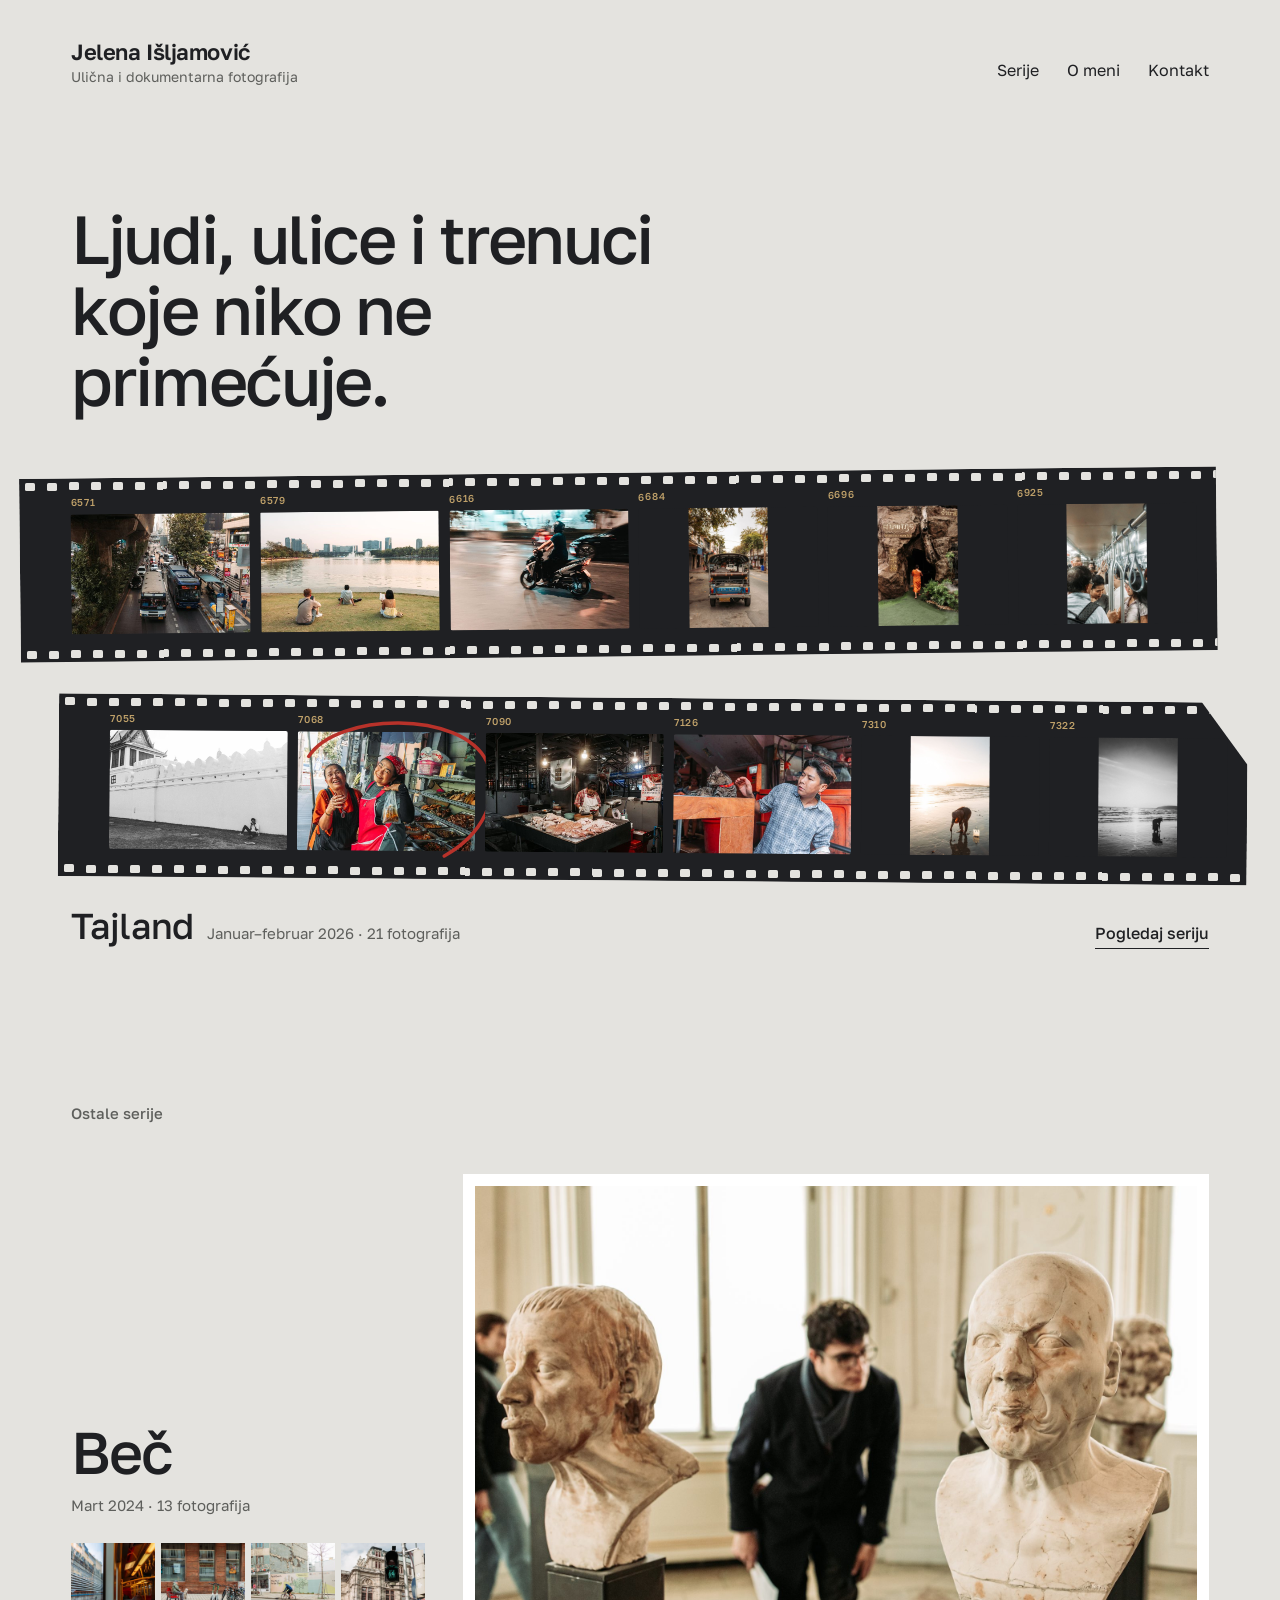
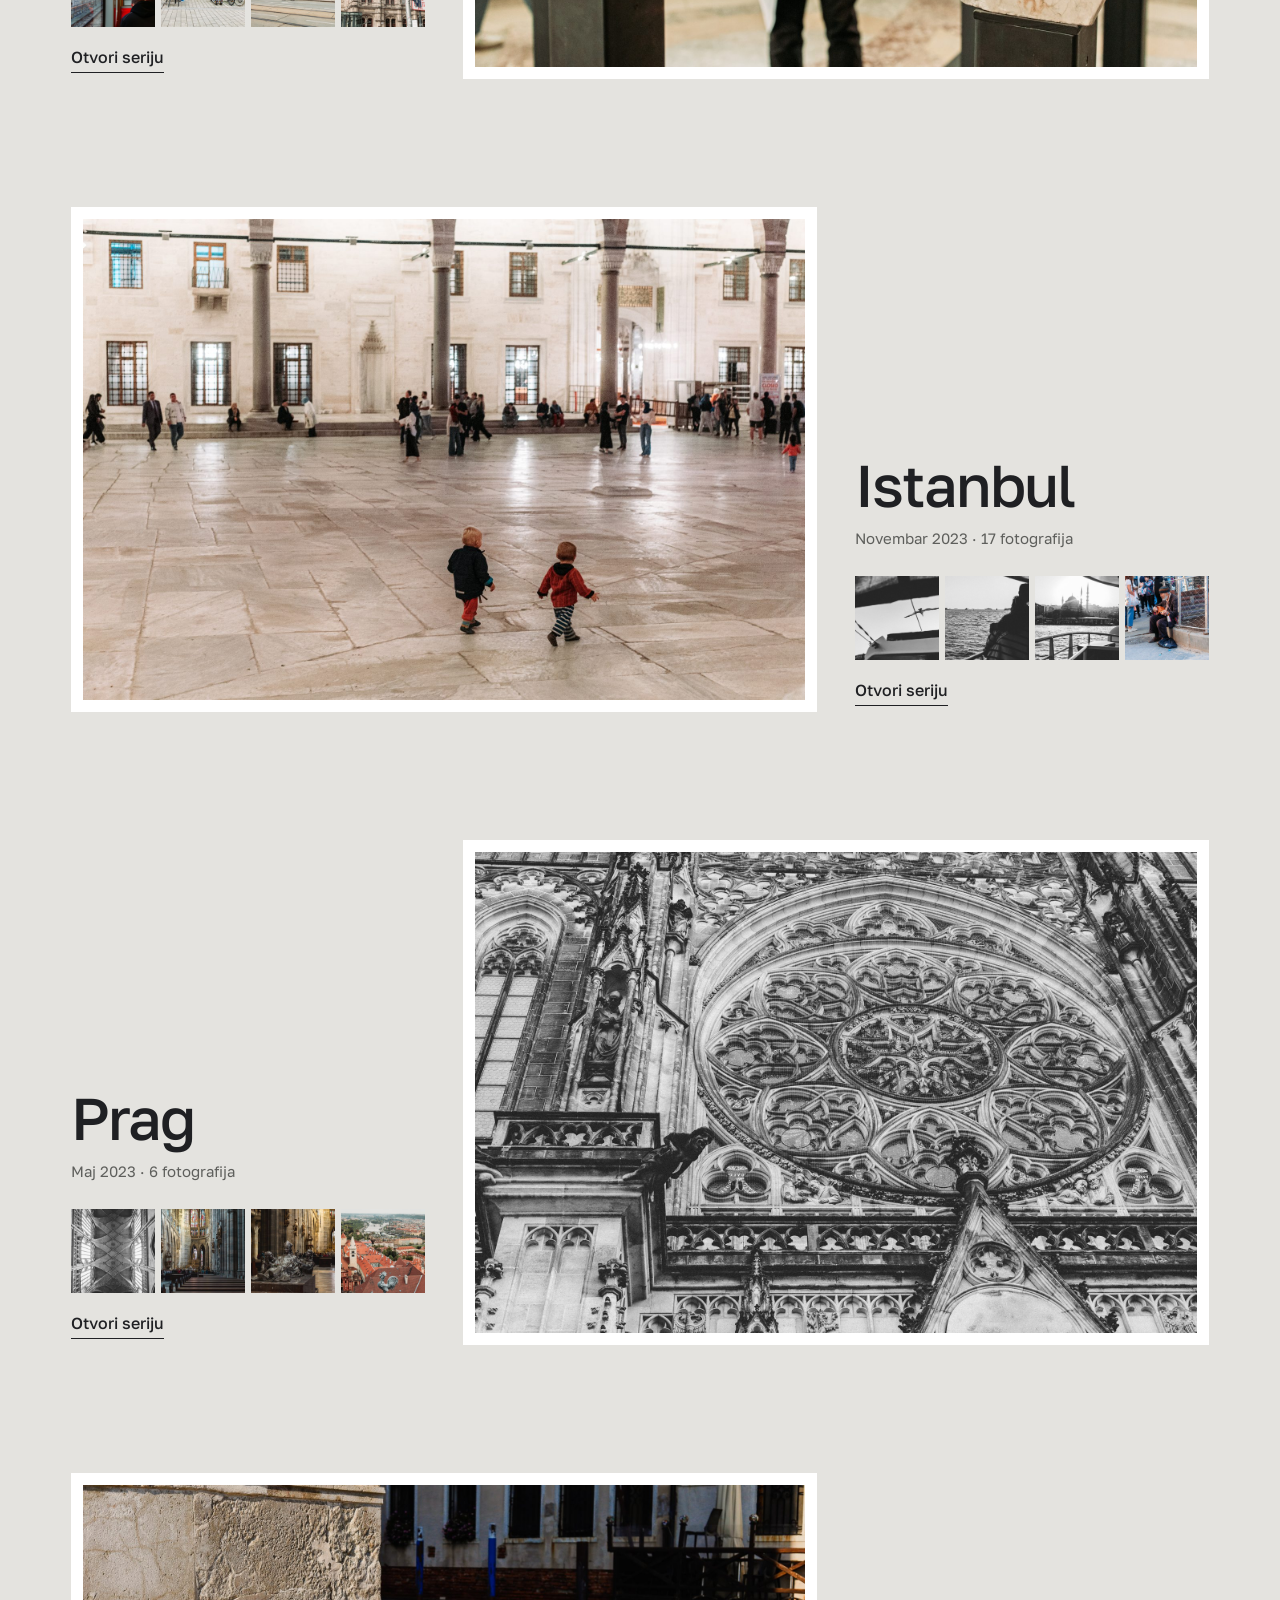
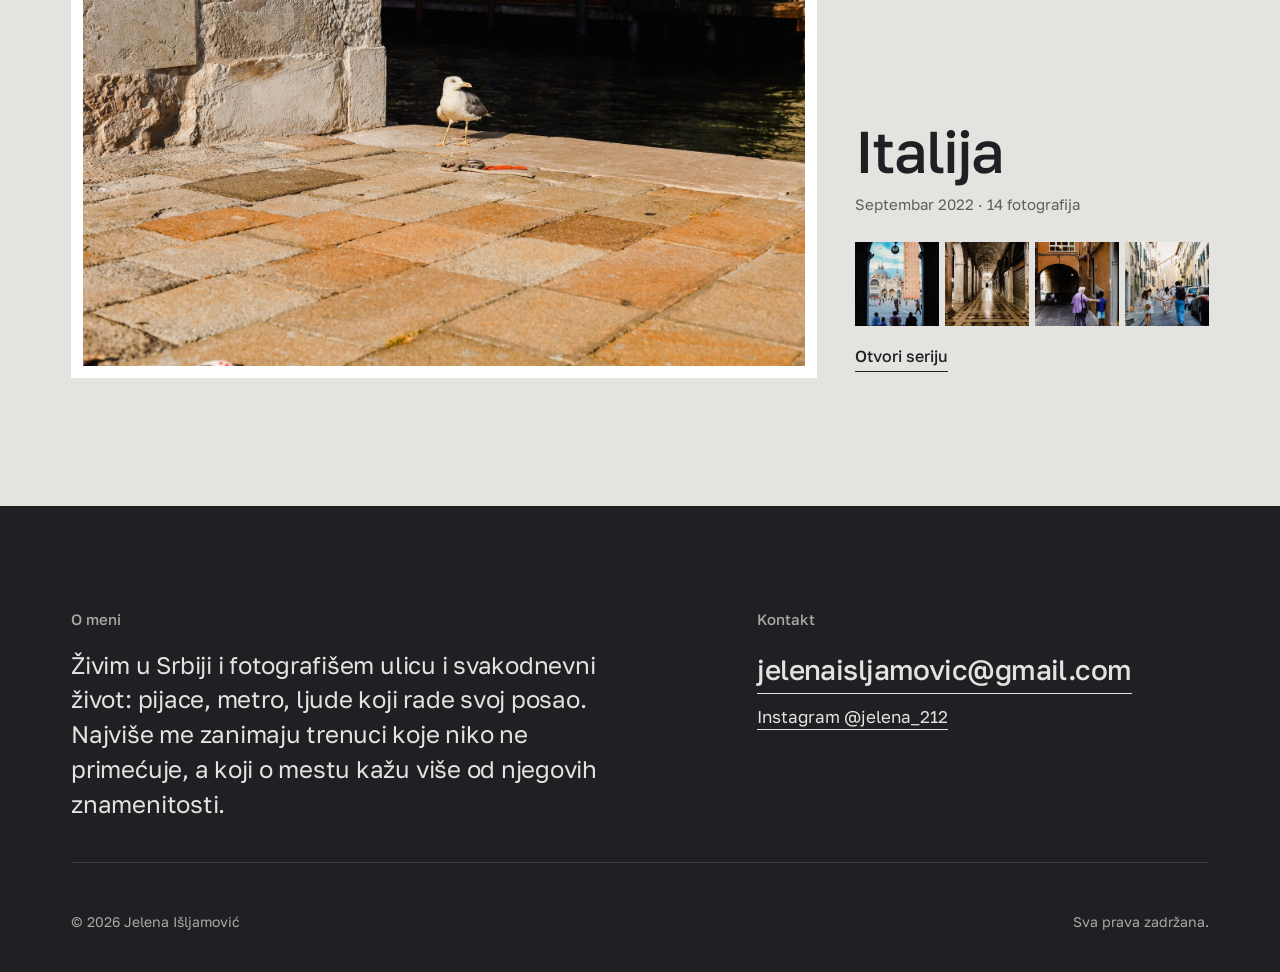
<file: index.html>
<!doctype html>
<html lang="sr-Latn">
<head>
<meta charset="utf-8">
<meta name="viewport" content="width=device-width, initial-scale=1">
<title>Jelena Išljamović — fotografija</title>
<meta name="description" content="Ulična i dokumentarna fotografija — Jelena Išljamović">
<link rel="icon" href="data:image/svg+xml,%3Csvg xmlns='http://www.w3.org/2000/svg' viewBox='0 0 32 32'%3E%3Crect width='32' height='32' fill='%23E4E3DF'/%3E%3Cellipse cx='16' cy='16' rx='11' ry='9' fill='none' stroke='%23B8322A' stroke-width='3'/%3E%3C/svg%3E">
<link rel="preconnect" href="https://fonts.googleapis.com">
<link rel="preconnect" href="https://fonts.gstatic.com" crossorigin>
<link href="https://fonts.googleapis.com/css2?family=Golos+Text:wght@400;500;600&display=swap" rel="stylesheet">
<link rel="stylesheet" href="style.css">
</head>
<body>
<div class="wrap">
<header class="top">
  <a class="brand" href="index.html"><span class="name">Jelena Išljamović</span><span class="tag">Ulična i dokumentarna fotografija</span></a>
  <nav class="nav" aria-label="Glavni meni">
    <a href="index.html#serije">Serije</a>
    <a href="index.html#o-meni">O meni</a>
    <a href="index.html#kontakt">Kontakt</a>
  </nav>
</header>
<main>
<p class="intro-line">Ljudi, ulice i trenuci koje niko ne primećuje.</p>
<section aria-label="Kontaktni list serije Tajland">
  <div class="film">
    <div class="strip"><div class="row">
      <div class="frame"><span class="num">6571</span><div class="shot"><a href="tajland.html#f-6571" aria-label="Otvori: Autobusi ispod nadvožnjaka"><img src="img/m-tj-cb6a6571.jpg" alt="Autobusi ispod nadvožnjaka" loading="lazy"></a></div></div>
      <div class="frame"><span class="num">6579</span><div class="shot"><a href="tajland.html#f-6579" aria-label="Otvori: Ljudi na travi kraj jezera u parku"><img src="img/m-tj-cb6a6579-edit.jpg" alt="Ljudi na travi kraj jezera u parku" loading="lazy"></a></div></div>
      <div class="frame"><span class="num">6616</span><div class="shot"><a href="tajland.html#f-6616" aria-label="Otvori: Motor u pokretu"><img src="img/m-tj-cb6a6616.jpg" alt="Motor u pokretu" loading="lazy"></a></div></div>
      <div class="frame"><span class="num">6684</span><div class="shot"><a href="tajland.html#f-6684" aria-label="Otvori: Tuk-tuk na ulici"><img src="img/m-tj-cb6a6684.jpg" alt="Tuk-tuk na ulici" loading="lazy"></a></div></div>
      <div class="frame"><span class="num">6696</span><div class="shot"><a href="tajland.html#f-6696" aria-label="Otvori: Monah ulazi u pećinu"><img src="img/m-tj-cb6a6696.jpg" alt="Monah ulazi u pećinu" loading="lazy"></a></div></div>
      <div class="frame"><span class="num">6925</span><div class="shot"><a href="tajland.html#f-6925" aria-label="Otvori: Putnici u metrou"><img src="img/m-tj-cb6a6925.jpg" alt="Putnici u metrou" loading="lazy"></a></div></div>
    </div></div>
    <div class="strip"><div class="row">
      <div class="frame"><span class="num">7055</span><div class="shot"><a href="tajland.html#f-7055" aria-label="Otvori: Čovek sedi uz beli zid"><img src="img/m-tj-cb6a7055.jpg" alt="Čovek sedi uz beli zid" loading="lazy"></a></div></div>
      <div class="frame"><span class="num">7068</span><div class="shot"><a href="tajland.html#f-7068" aria-label="Otvori: Dve prodavačice se smeju na pijaci"><img src="img/m-tj-cb6a7068-edit.jpg" alt="Dve prodavačice se smeju na pijaci" loading="lazy"></a><svg class="mark" aria-hidden="true" viewBox="0 0 120 90" preserveAspectRatio="none"><path pathLength="1" d="M20 28 C 34 6, 98 4, 111 30 C 123 56, 94 86, 57 85 C 22 84, 3 62, 10 42 C 14 29, 30 19, 47 16" fill="none" stroke="#B8322A" stroke-width="3.5" stroke-linecap="round" vector-effect="non-scaling-stroke"/></svg></div></div>
      <div class="frame"><span class="num">7090</span><div class="shot"><a href="tajland.html#f-7090" aria-label="Otvori: Prodavačica mesa na pijaci"><img src="img/m-tj-cb6a7090.jpg" alt="Prodavačica mesa na pijaci" loading="lazy"></a></div></div>
      <div class="frame"><span class="num">7126</span><div class="shot"><a href="tajland.html#f-7126" aria-label="Otvori: Mladić i mačka u tezgi"><img src="img/m-tj-cb6a7126.jpg" alt="Mladić i mačka u tezgi" loading="lazy"></a></div></div>
      <div class="frame"><span class="num">7310</span><div class="shot"><a href="tajland.html#f-7310" aria-label="Otvori: Žena skuplja školjke u oseci"><img src="img/m-tj-cb6a7310.jpg" alt="Žena skuplja školjke u oseci" loading="lazy"></a></div></div>
      <div class="frame"><span class="num">7322</span><div class="shot"><a href="tajland.html#f-7322" aria-label="Otvori: Žena na plaži u kontrasvetlu"><img src="img/m-tj-cb6a7322.jpg" alt="Žena na plaži u kontrasvetlu" loading="lazy"></a></div></div>
    </div></div>
  </div>
  <div class="lead">
    <div><h2 style="display:inline">Tajland</h2><p class="meta">Januar–februar 2026 · 21 fotografija</p></div>
    <a class="cta link" href="tajland.html">Pogledaj seriju</a>
  </div>
</section>
<section id="serije" class="series-list" aria-labelledby="serije-naslov">
  <h2 id="serije-naslov" class="section-title">Ostale serije</h2>
  <article class="series">
    <a class="cover" href="bec.html" aria-label="Otvori seriju Beč"><img src="img/bec-img_8945.jpg" alt="Posetilac se saginje među bistama u muzeju" loading="lazy"></a>
    <div class="info">
      <h3><a href="bec.html">Beč</a></h3>
      <p class="when">Mart 2024 · 13 fotografija</p>
      <div class="thumbs"><a href="bec.html#f-8774" aria-label="Otvori: Pogled kroz prozor metroa u pokretu"><img src="img/m-bec-img_8774.jpg" alt="" loading="lazy"></a><a href="bec.html#f-8872" aria-label="Otvori: Stariji čovek sa psom na crvenoj klupi"><img src="img/m-bec-img_8872.jpg" alt="" loading="lazy"></a><a href="bec.html#f-8881" aria-label="Otvori: Biciklista i tramvajske šine"><img src="img/m-bec-img_8881.jpg" alt="" loading="lazy"></a><a href="bec.html#f-8965" aria-label="Otvori: Semafor ispred Opere"><img src="img/m-bec-img_8965.jpg" alt="" loading="lazy"></a></div>
      <a class="cta link" href="bec.html" style="align-self:flex-start">Otvori seriju</a>
    </div>
  </article>
  <article class="series">
    <a class="cover" href="istanbul.html" aria-label="Otvori seriju Istanbul"><img src="img/ist-img_7965.jpg" alt="Deca trče kroz dvorište džamije" loading="lazy"></a>
    <div class="info">
      <h3><a href="istanbul.html">Istanbul</a></h3>
      <p class="when">Novembar 2023 · 17 fotografija</p>
      <div class="thumbs"><a href="istanbul.html#f-7932" aria-label="Otvori: Galeb iznad trajekta, crno-belo"><img src="img/m-ist-img_7932.jpg" alt="" loading="lazy"></a><a href="istanbul.html#f-7945" aria-label="Otvori: Putnik na trajektu gleda more, crno-belo"><img src="img/m-ist-img_7945.jpg" alt="" loading="lazy"></a><a href="istanbul.html#f-7953" aria-label="Otvori: Džamija sa trajekta, crno-belo"><img src="img/m-ist-img_7953.jpg" alt="" loading="lazy"></a><a href="istanbul.html#f-8091" aria-label="Otvori: Stariji prodavac sedi na ulici"><img src="img/m-ist-img_8091.jpg" alt="" loading="lazy"></a></div>
      <a class="cta link" href="istanbul.html" style="align-self:flex-start">Otvori seriju</a>
    </div>
  </article>
  <article class="series">
    <a class="cover" href="prag.html" aria-label="Otvori seriju Prag"><img src="img/prg-img_9256.jpg" alt="Rozeta katedrale Svetog Vida" loading="lazy"></a>
    <div class="info">
      <h3><a href="prag.html">Prag</a></h3>
      <p class="when">Maj 2023 · 6 fotografija</p>
      <div class="thumbs"><a href="prag.html#f-110109" aria-label="Otvori: Svod katedrale"><img src="img/m-prg-img_20230502_110109.jpg" alt="" loading="lazy"></a><a href="prag.html#f-9258" aria-label="Otvori: Brodovi katedrale"><img src="img/m-prg-img_9258.jpg" alt="" loading="lazy"></a><a href="prag.html#f-9260" aria-label="Otvori: Grobnica u katedrali"><img src="img/m-prg-img_9260.jpg" alt="" loading="lazy"></a><a href="prag.html#f-9280" aria-label="Otvori: Krovovi Praga odozgo"><img src="img/m-prg-img_9280.jpg" alt="" loading="lazy"></a></div>
      <a class="cta link" href="prag.html" style="align-self:flex-start">Otvori seriju</a>
    </div>
  </article>
  <article class="series">
    <a class="cover" href="italija.html" aria-label="Otvori seriju Italija"><img src="img/ita-20220831042353_img_6549.jpg" alt="Galeb na kamenom keju, Venecija" loading="lazy"></a>
    <div class="info">
      <h3><a href="italija.html">Italija</a></h3>
      <p class="when">Septembar 2022 · 14 fotografija</p>
      <div class="thumbs"><a href="italija.html#f-6693" aria-label="Otvori: Trg Svetog Marka kroz luk, Venecija"><img src="img/m-ita-20220831062926_img_6693.jpg" alt="" loading="lazy"></a><a href="italija.html#f-205345" aria-label="Otvori: Prazne arkade noću, Venecija"><img src="img/m-ita-img_20220831_205345.jpg" alt="" loading="lazy"></a><a href="italija.html#f-6767" aria-label="Otvori: Baka i dete pod lukom, Firenca"><img src="img/m-ita-20220902054438_img_6767.jpg" alt="" loading="lazy"></a><a href="italija.html#f-6769" aria-label="Otvori: Prolaznici u uskoj ulici, Firenca"><img src="img/m-ita-20220902054608_img_6769.jpg" alt="" loading="lazy"></a></div>
      <a class="cta link" href="italija.html" style="align-self:flex-start">Otvori seriju</a>
    </div>
  </article>
</section>
</main>
</div>
<footer class="foot">
  <div class="wrap">
    <div class="about" id="o-meni"><h2>O meni</h2><p>Živim u Srbiji i fotografišem ulicu i svakodnevni život: pijace, metro, ljude koji rade svoj posao. Najviše me zanimaju trenuci koje niko ne primećuje, a koji o mestu kažu više od njegovih znamenitosti.</p></div>
    <div class="contact" id="kontakt"><h2>Kontakt</h2><p><a class="mail link" href="mailto:jelenaisljamovic@gmail.com">jelenaisljamovic@gmail.com</a></p><p><a class="link" href="https://www.instagram.com/jelena_212/">Instagram @jelena_212</a></p></div>
    <div class="fine"><span>© 2026 Jelena Išljamović</span><span>Sva prava zadržana.</span></div>
  </div>
</footer>
<script src="lightbox.js"></script>
</body>
</html>
</file>
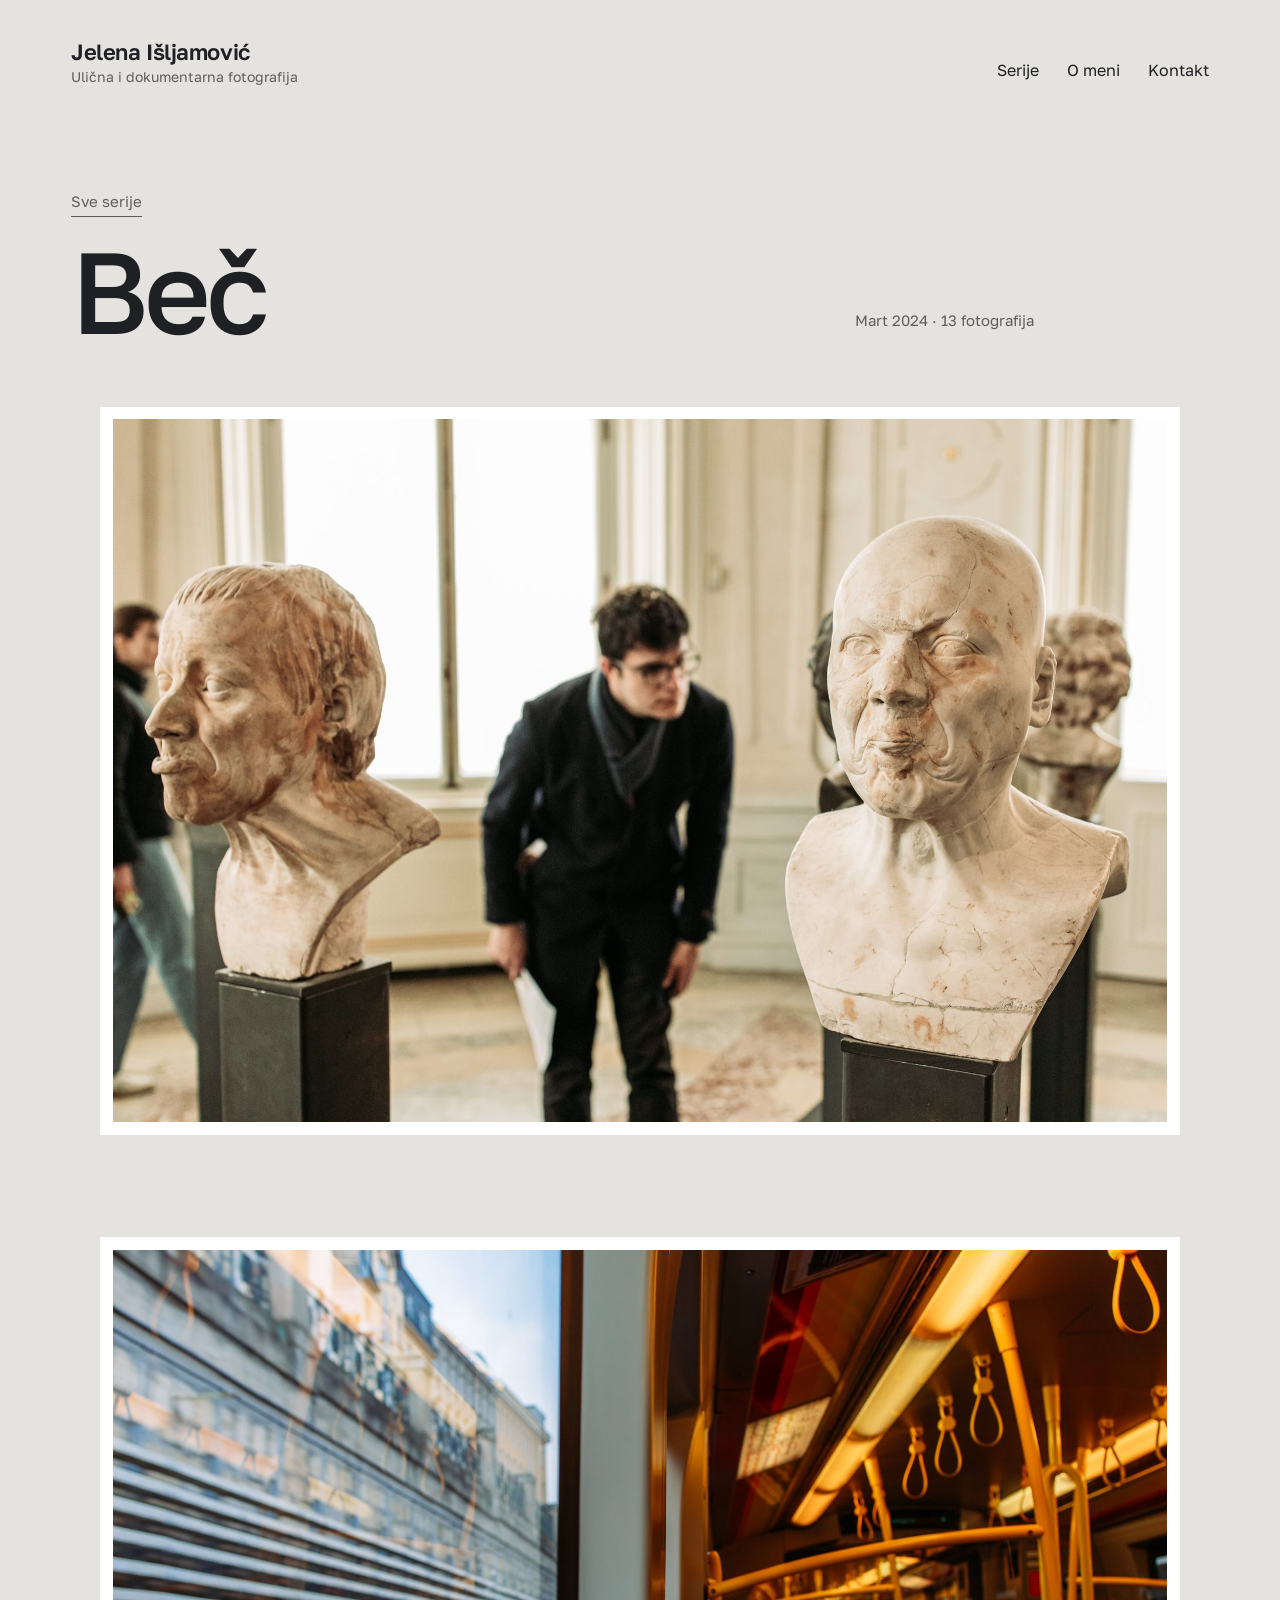
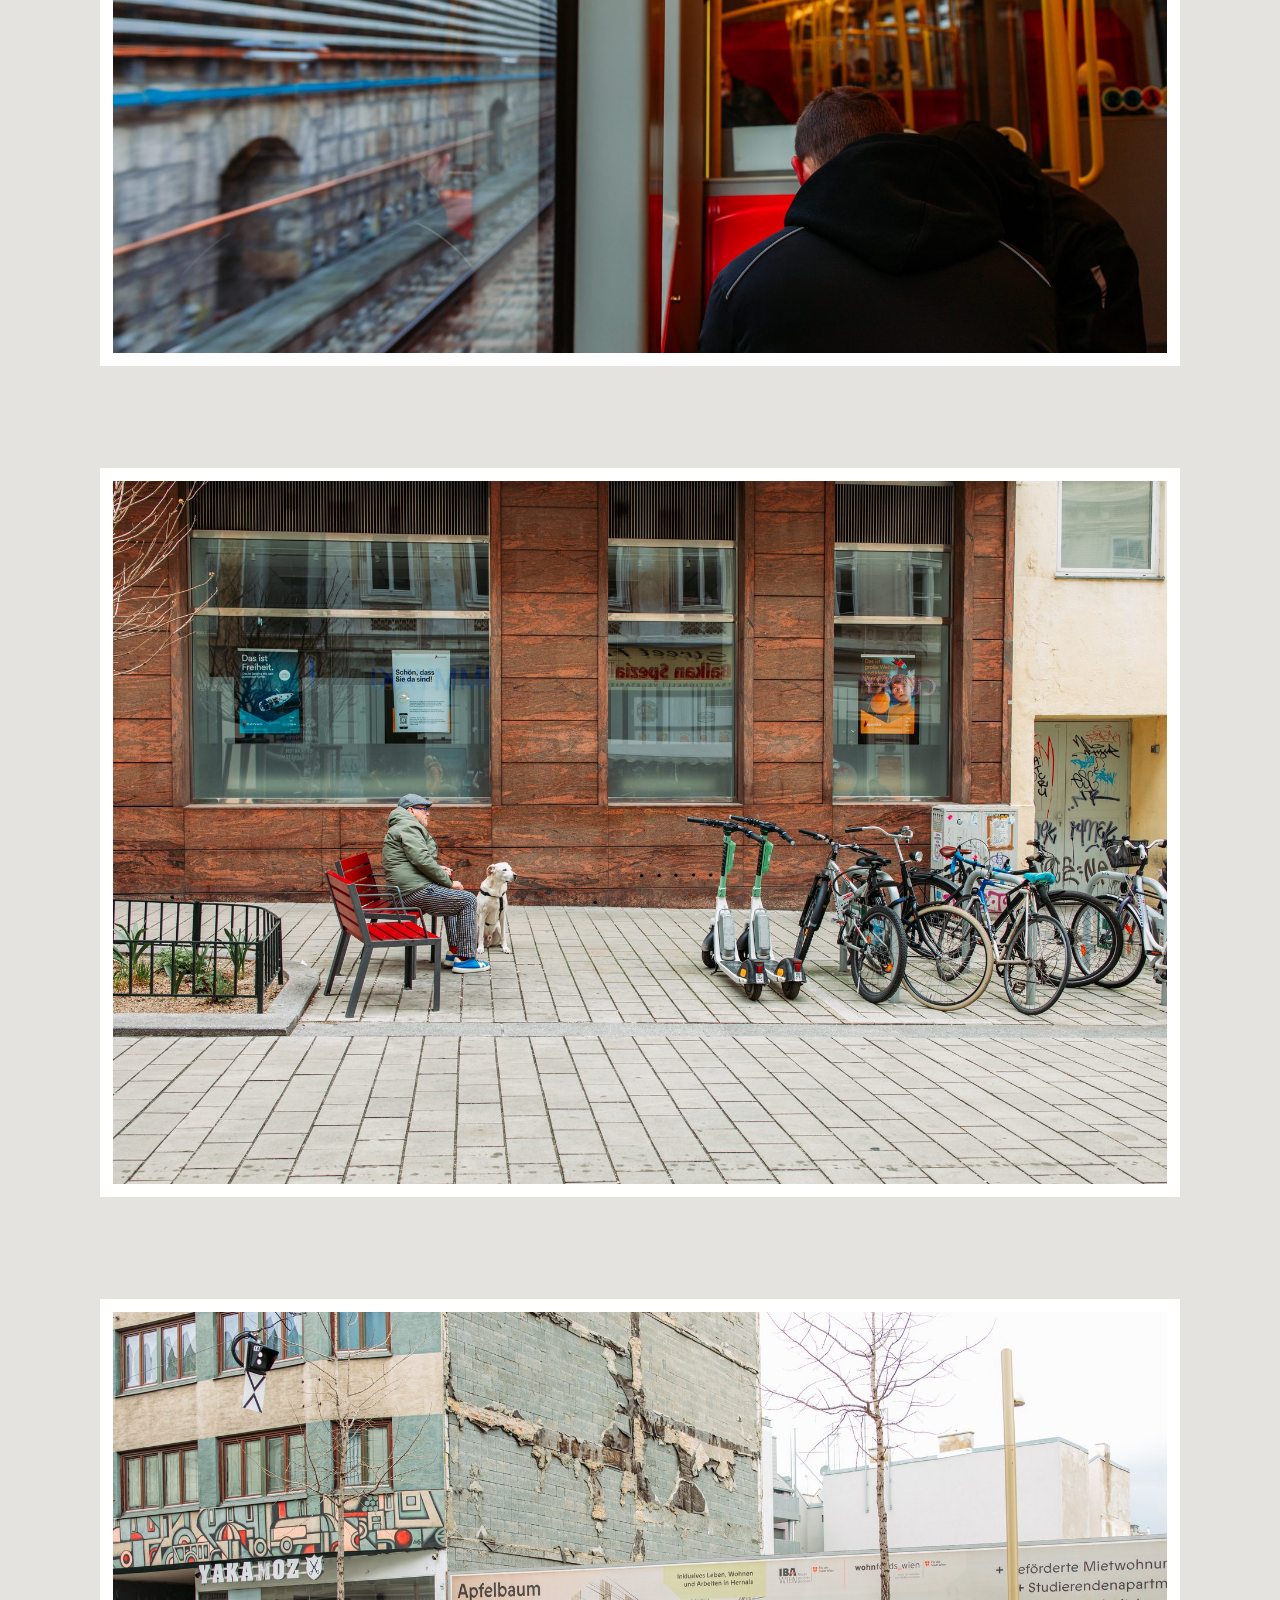
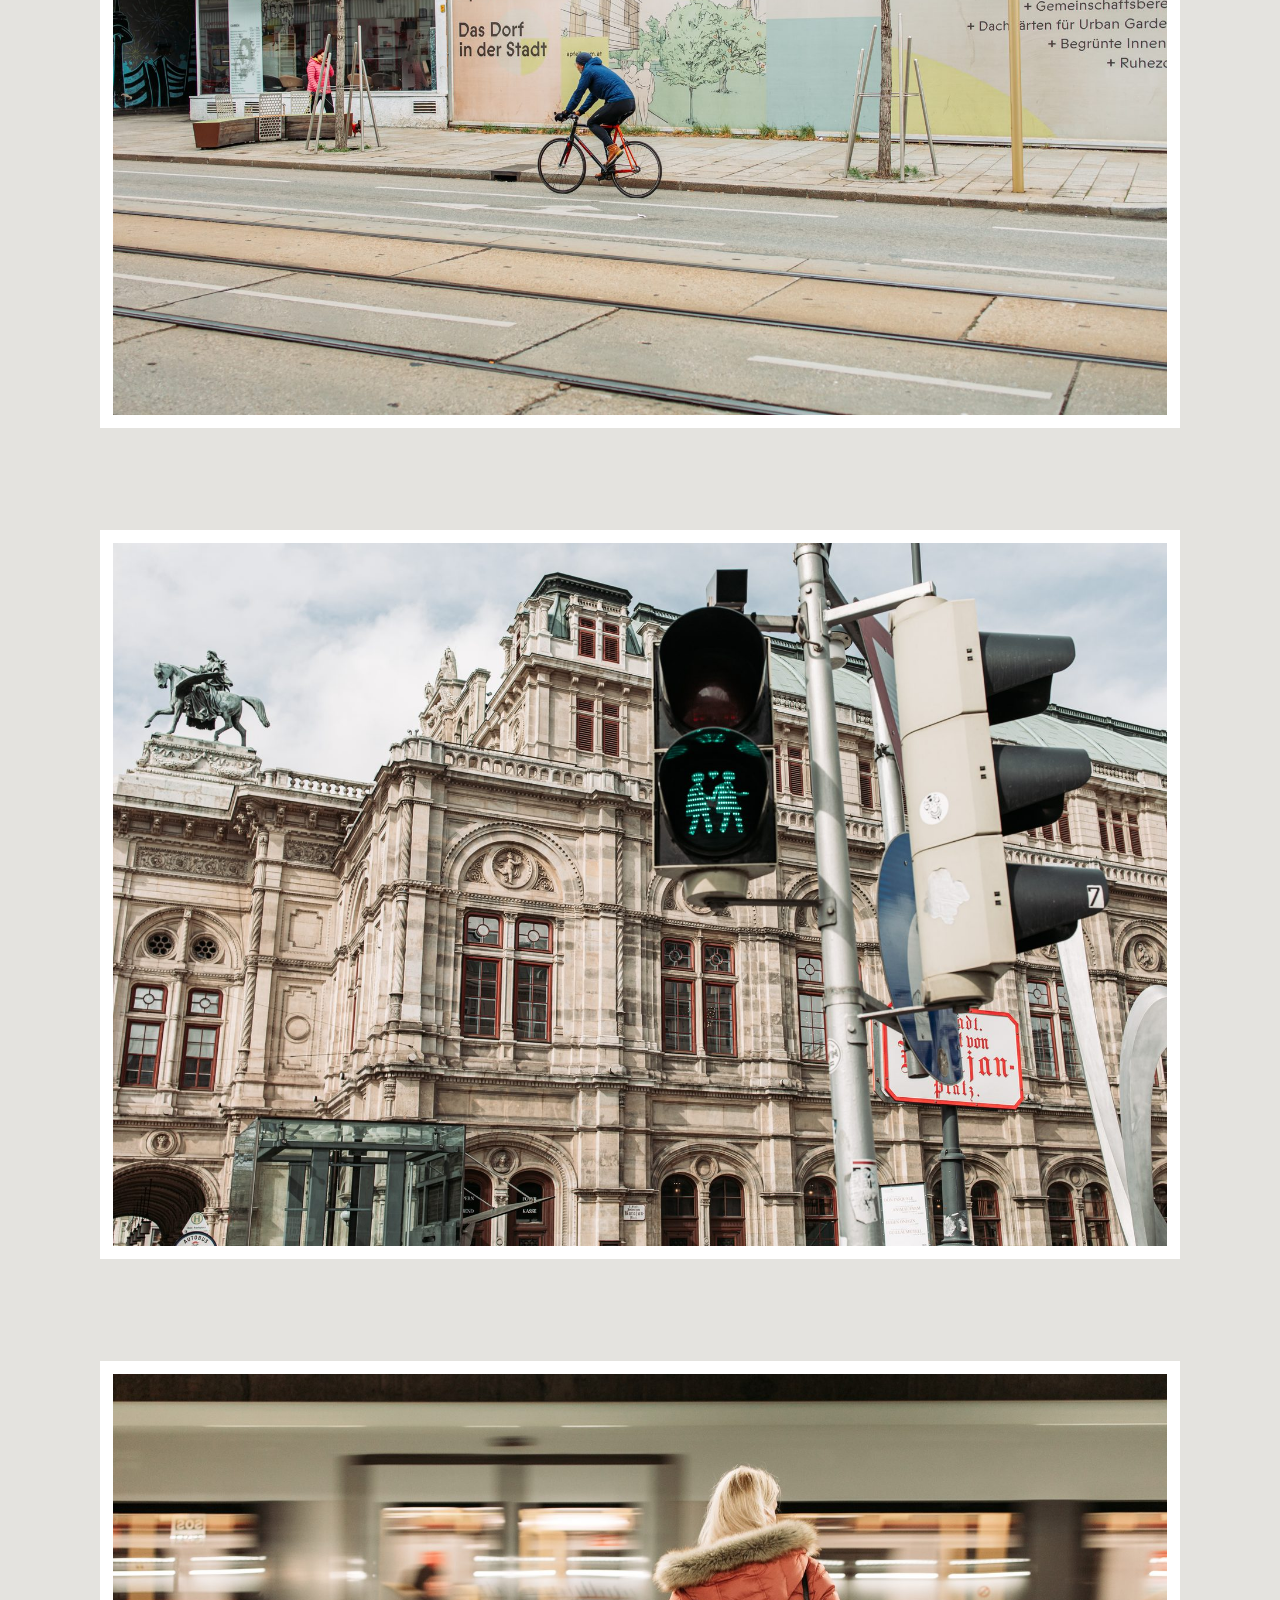
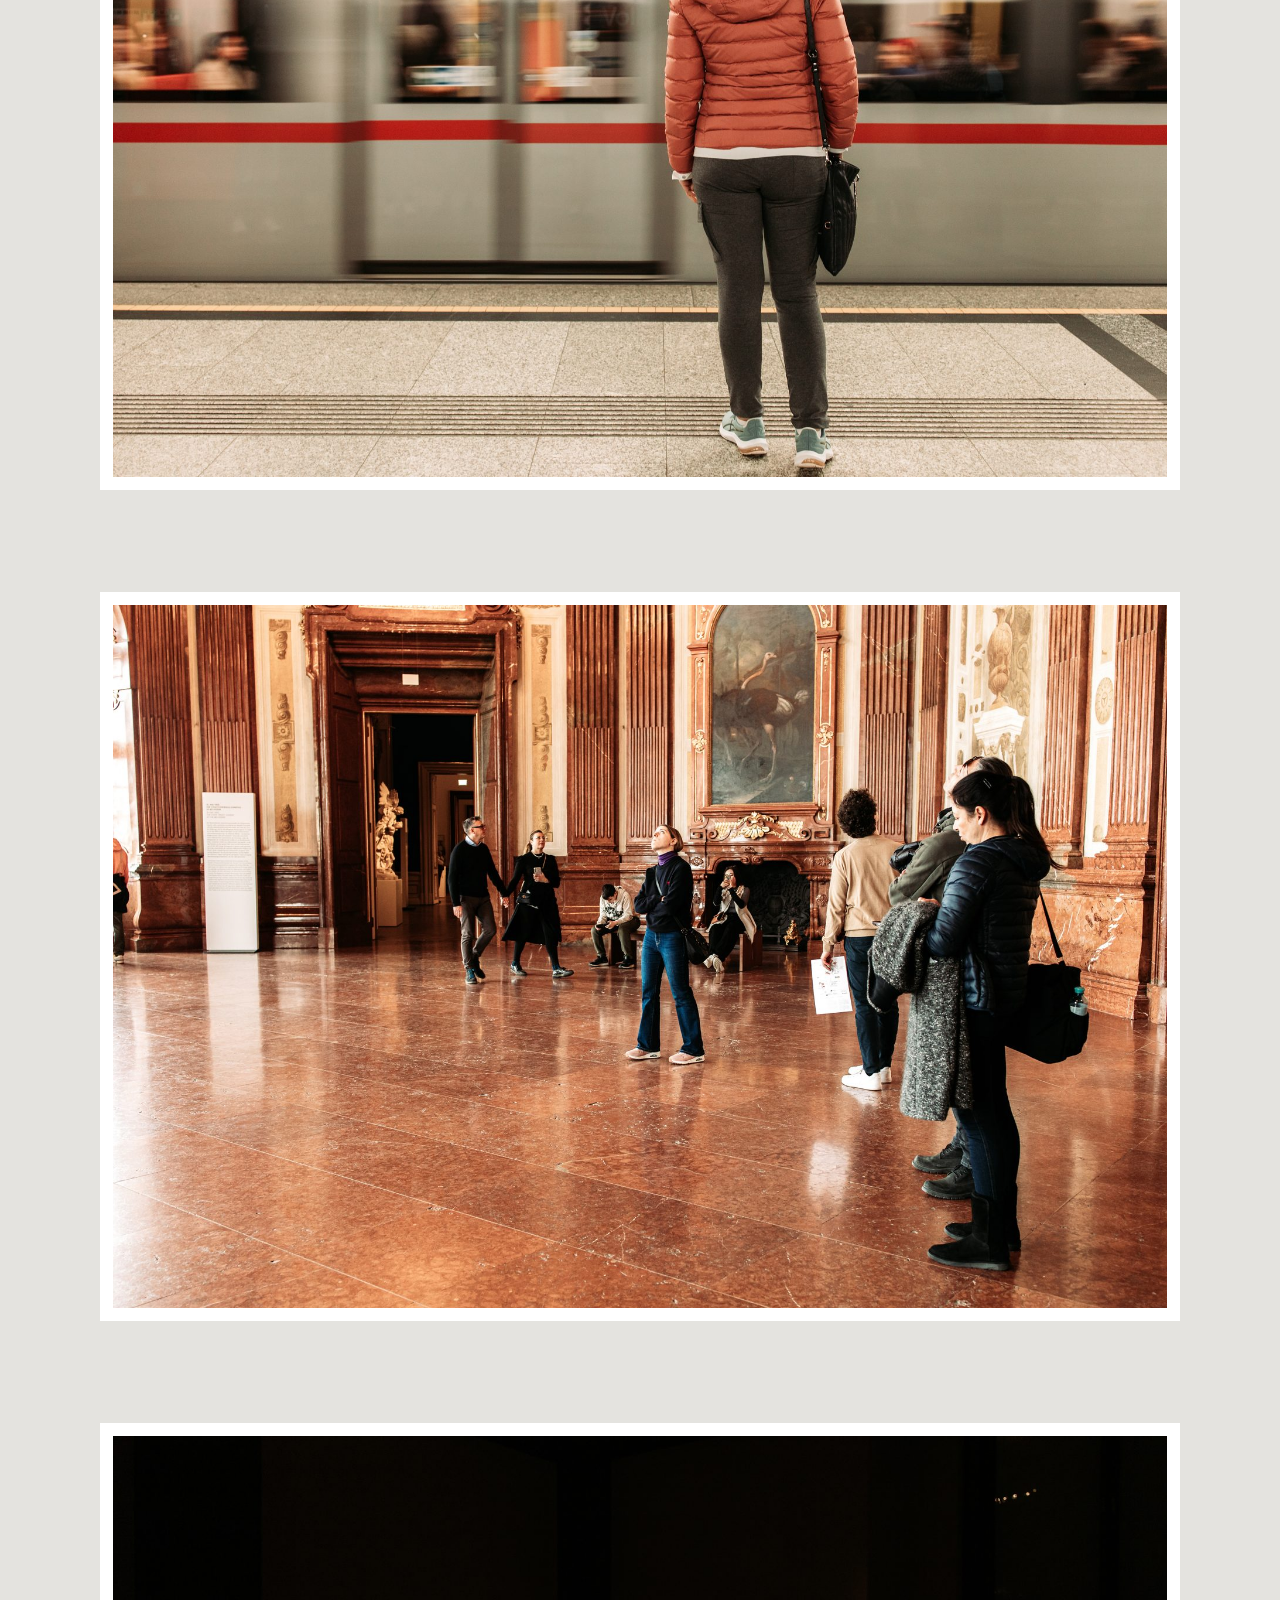
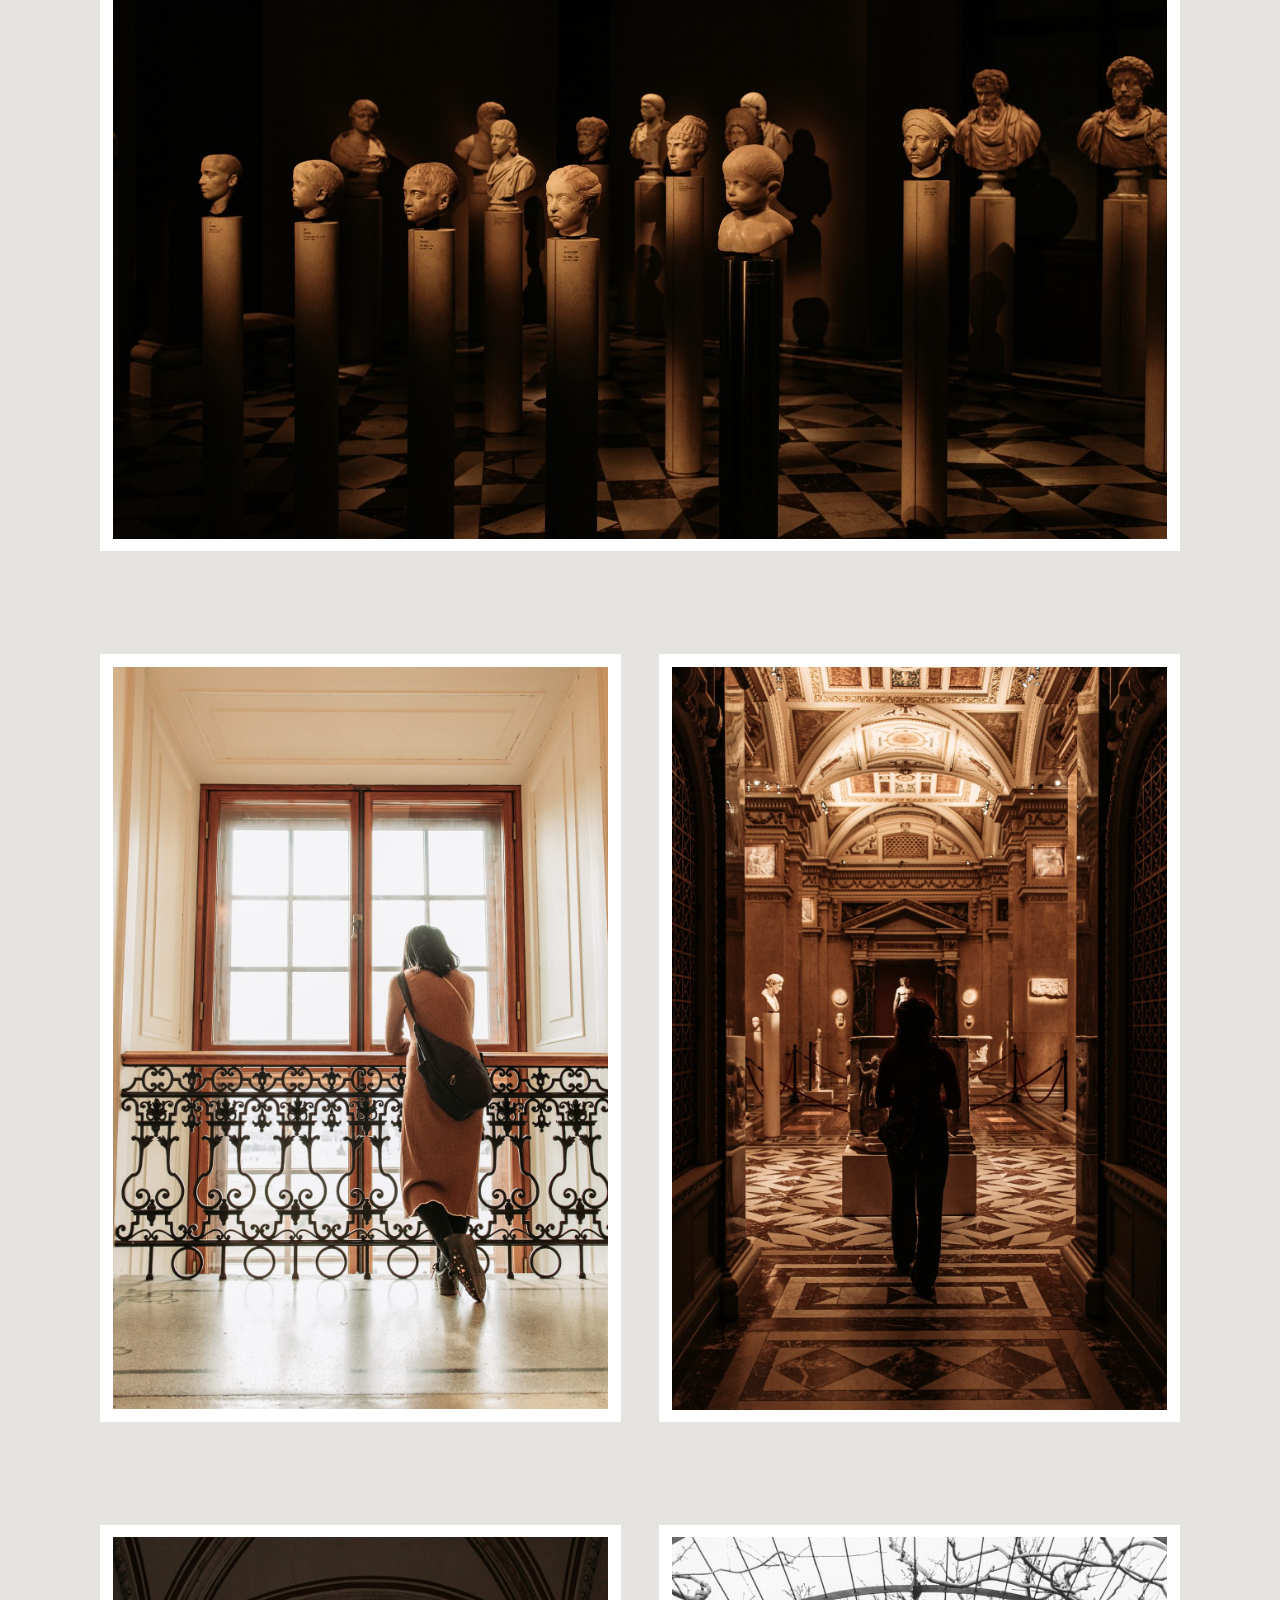
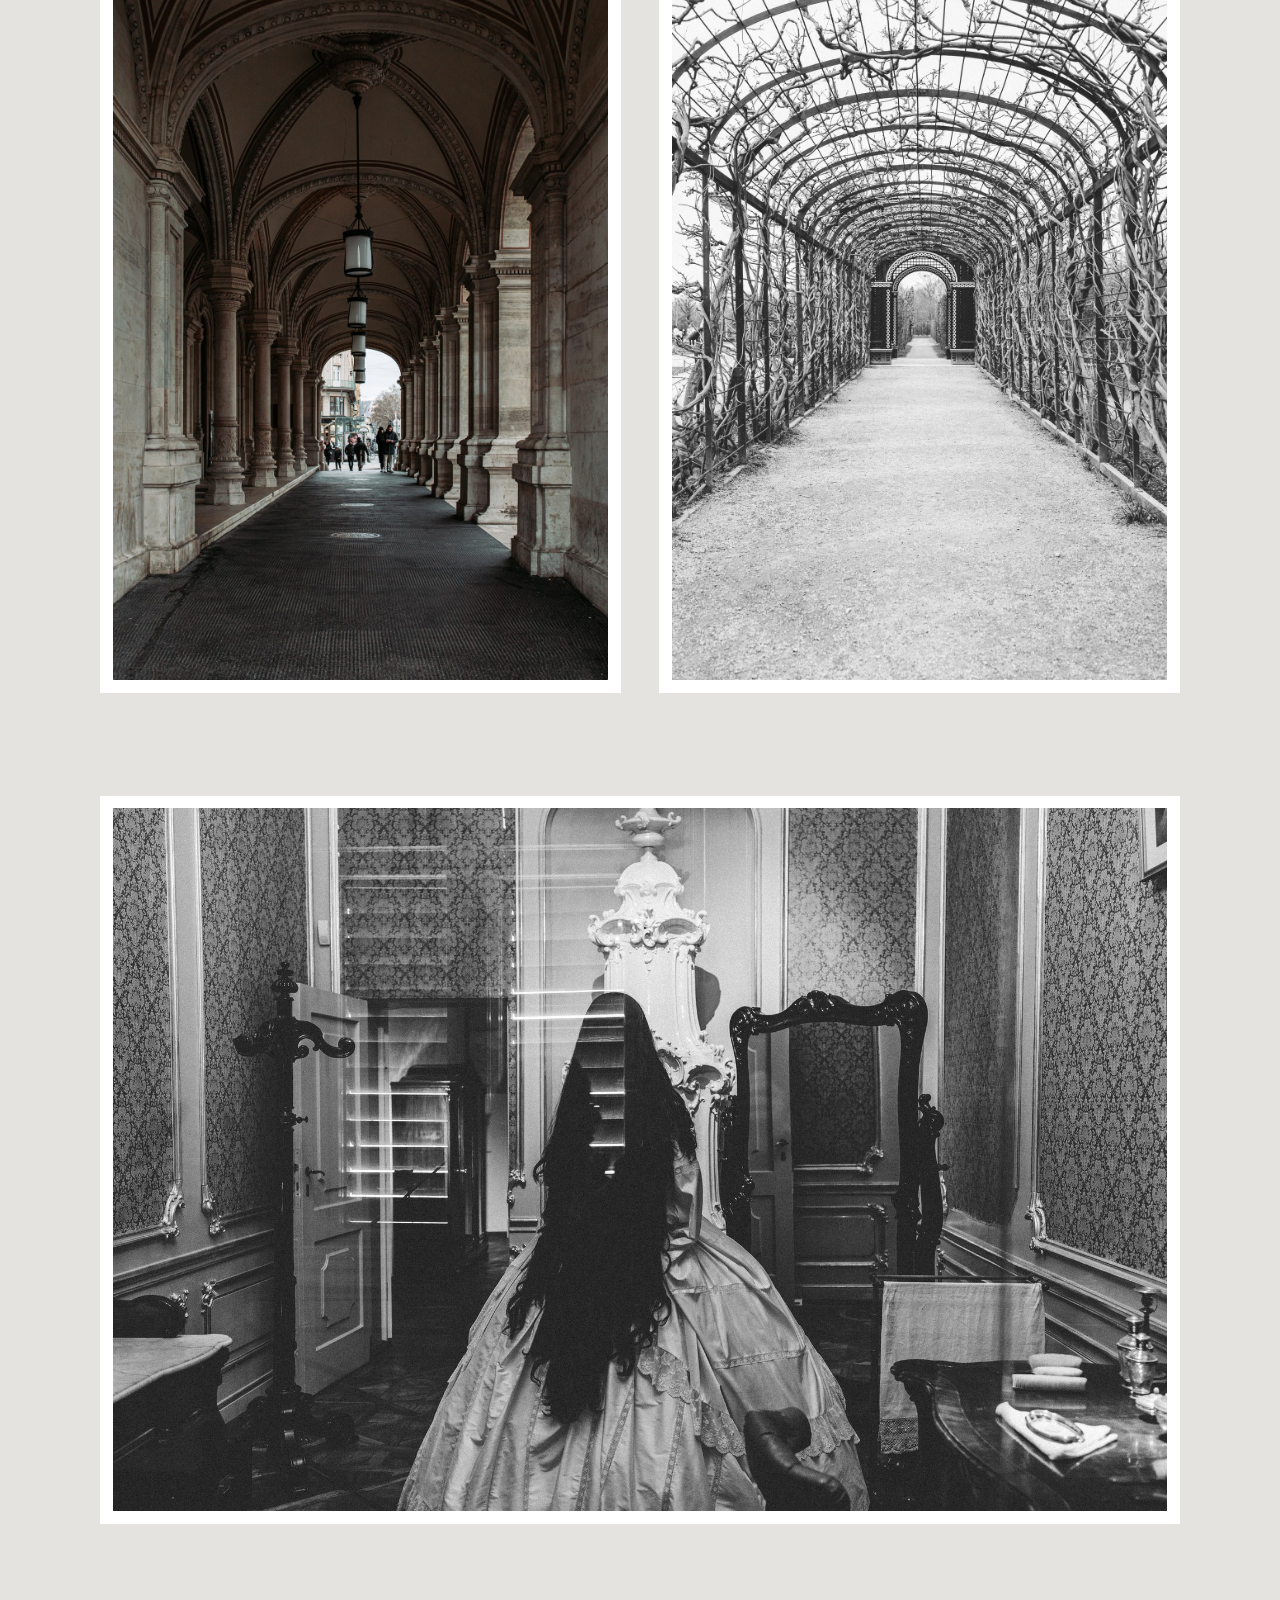
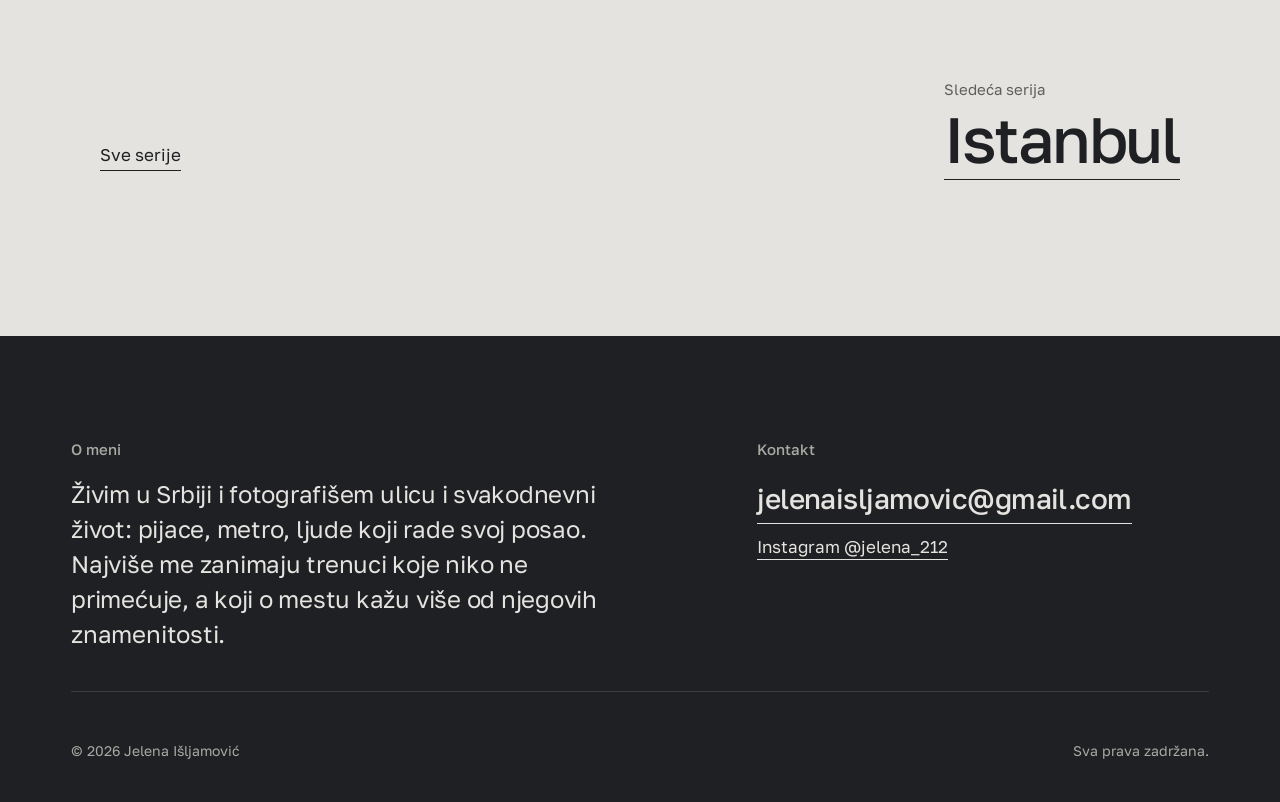
<file: bec.html>
<!doctype html>
<html lang="sr-Latn">
<head>
<meta charset="utf-8">
<meta name="viewport" content="width=device-width, initial-scale=1">
<title>Beč — Jelena Išljamović</title>
<meta name="description" content="Ulična i dokumentarna fotografija — Jelena Išljamović">
<link rel="icon" href="data:image/svg+xml,%3Csvg xmlns='http://www.w3.org/2000/svg' viewBox='0 0 32 32'%3E%3Crect width='32' height='32' fill='%23E4E3DF'/%3E%3Cellipse cx='16' cy='16' rx='11' ry='9' fill='none' stroke='%23B8322A' stroke-width='3'/%3E%3C/svg%3E">
<link rel="preconnect" href="https://fonts.googleapis.com">
<link rel="preconnect" href="https://fonts.gstatic.com" crossorigin>
<link href="https://fonts.googleapis.com/css2?family=Golos+Text:wght@400;500;600&display=swap" rel="stylesheet">
<link rel="stylesheet" href="style.css">
</head>
<body>
<div class="wrap">
<header class="top">
  <a class="brand" href="index.html"><span class="name">Jelena Išljamović</span><span class="tag">Ulična i dokumentarna fotografija</span></a>
  <nav class="nav" aria-label="Glavni meni">
    <a href="index.html#serije">Serije</a>
    <a href="index.html#o-meni">O meni</a>
    <a href="index.html#kontakt">Kontakt</a>
  </nav>
</header>
<main>
<div class="story-head">
  <a class="back link" href="index.html#serije">Sve serije</a>
  <h1>Beč</h1>
  <p class="when">Mart 2024 · 13 fotografija</p>
</div>
<div class="photos">
  <figure><div class="mat"><a class="zoom" id="f-8945" href="img/bec-img_8945.jpg" data-caption=""><img src="img/bec-img_8945.jpg" alt="Posetilac se saginje među bistama u muzeju" loading="lazy"></a></div></figure>
  <figure><div class="mat"><a class="zoom" id="f-8774" href="img/bec-img_8774.jpg" data-caption=""><img src="img/bec-img_8774.jpg" alt="Pogled kroz prozor metroa u pokretu" loading="lazy"></a></div></figure>
  <figure><div class="mat"><a class="zoom" id="f-8872" href="img/bec-img_8872.jpg" data-caption=""><img src="img/bec-img_8872.jpg" alt="Stariji čovek sa psom na crvenoj klupi" loading="lazy"></a></div></figure>
  <figure><div class="mat"><a class="zoom" id="f-8881" href="img/bec-img_8881.jpg" data-caption=""><img src="img/bec-img_8881.jpg" alt="Biciklista i tramvajske šine" loading="lazy"></a></div></figure>
  <figure><div class="mat"><a class="zoom" id="f-8965" href="img/bec-img_8965.jpg" data-caption=""><img src="img/bec-img_8965.jpg" alt="Semafor ispred Opere" loading="lazy"></a></div></figure>
  <figure><div class="mat"><a class="zoom" id="f-9077" href="img/bec-img_9077.jpg" data-caption=""><img src="img/bec-img_9077.jpg" alt="Žena na peronu dok prolazi metro" loading="lazy"></a></div></figure>
  <figure><div class="mat"><a class="zoom" id="f-8948" href="img/bec-img_8948.jpg" data-caption=""><img src="img/bec-img_8948.jpg" alt="Posetioci u dvorani muzeja" loading="lazy"></a></div></figure>
  <figure><div class="mat"><a class="zoom" id="f-9036" href="img/bec-img_9036.jpg" data-caption=""><img src="img/bec-img_9036.jpg" alt="Biste u tamnoj sali" loading="lazy"></a></div></figure>
  <figure><div class="pair"><div class="mat"><a class="zoom" id="f-8951" href="img/bec-img_8951.jpg" data-caption=""><img src="img/bec-img_8951.jpg" alt="Žena na prozoru sa ogradom" loading="lazy"></a></div><div class="mat"><a class="zoom" id="f-9030" href="img/bec-img_9030.jpg" data-caption=""><img src="img/bec-img_9030.jpg" alt="Žena prolazi kroz hodnik muzeja" loading="lazy"></a></div></div></figure>
  <figure><div class="pair"><div class="mat"><a class="zoom" id="f-9052" href="img/bec-img_9052.jpg" data-caption=""><img src="img/bec-img_9052.jpg" alt="Arkade i lampa" loading="lazy"></a></div><div class="mat"><a class="zoom" id="f-8802" href="img/bec-img_8802.jpg" data-caption=""><img src="img/bec-img_8802.jpg" alt="Prazan tunel od loze, crno-belo" loading="lazy"></a></div></div></figure>
  <figure><div class="mat"><a class="zoom" id="f-8798" href="img/bec-img_8798.jpg" data-caption=""><img src="img/bec-img_8798.jpg" alt="Žena u haljini u dvorskoj sobi, crno-belo" loading="lazy"></a></div></figure>
</div>
<nav class="next" aria-label="Dalje">
  <a class="link" href="index.html#serije">Sve serije</a>
  <a href="istanbul.html"><span class="label">Sledeća serija</span><span class="big link">Istanbul</span></a>
</nav>
</main>
</div>
<footer class="foot">
  <div class="wrap">
    <div class="about" id="o-meni"><h2>O meni</h2><p>Živim u Srbiji i fotografišem ulicu i svakodnevni život: pijace, metro, ljude koji rade svoj posao. Najviše me zanimaju trenuci koje niko ne primećuje, a koji o mestu kažu više od njegovih znamenitosti.</p></div>
    <div class="contact" id="kontakt"><h2>Kontakt</h2><p><a class="mail link" href="mailto:jelenaisljamovic@gmail.com">jelenaisljamovic@gmail.com</a></p><p><a class="link" href="https://www.instagram.com/jelena_212/">Instagram @jelena_212</a></p></div>
    <div class="fine"><span>© 2026 Jelena Išljamović</span><span>Sva prava zadržana.</span></div>
  </div>
</footer>
<script src="lightbox.js"></script>
</body>
</html>
</file>
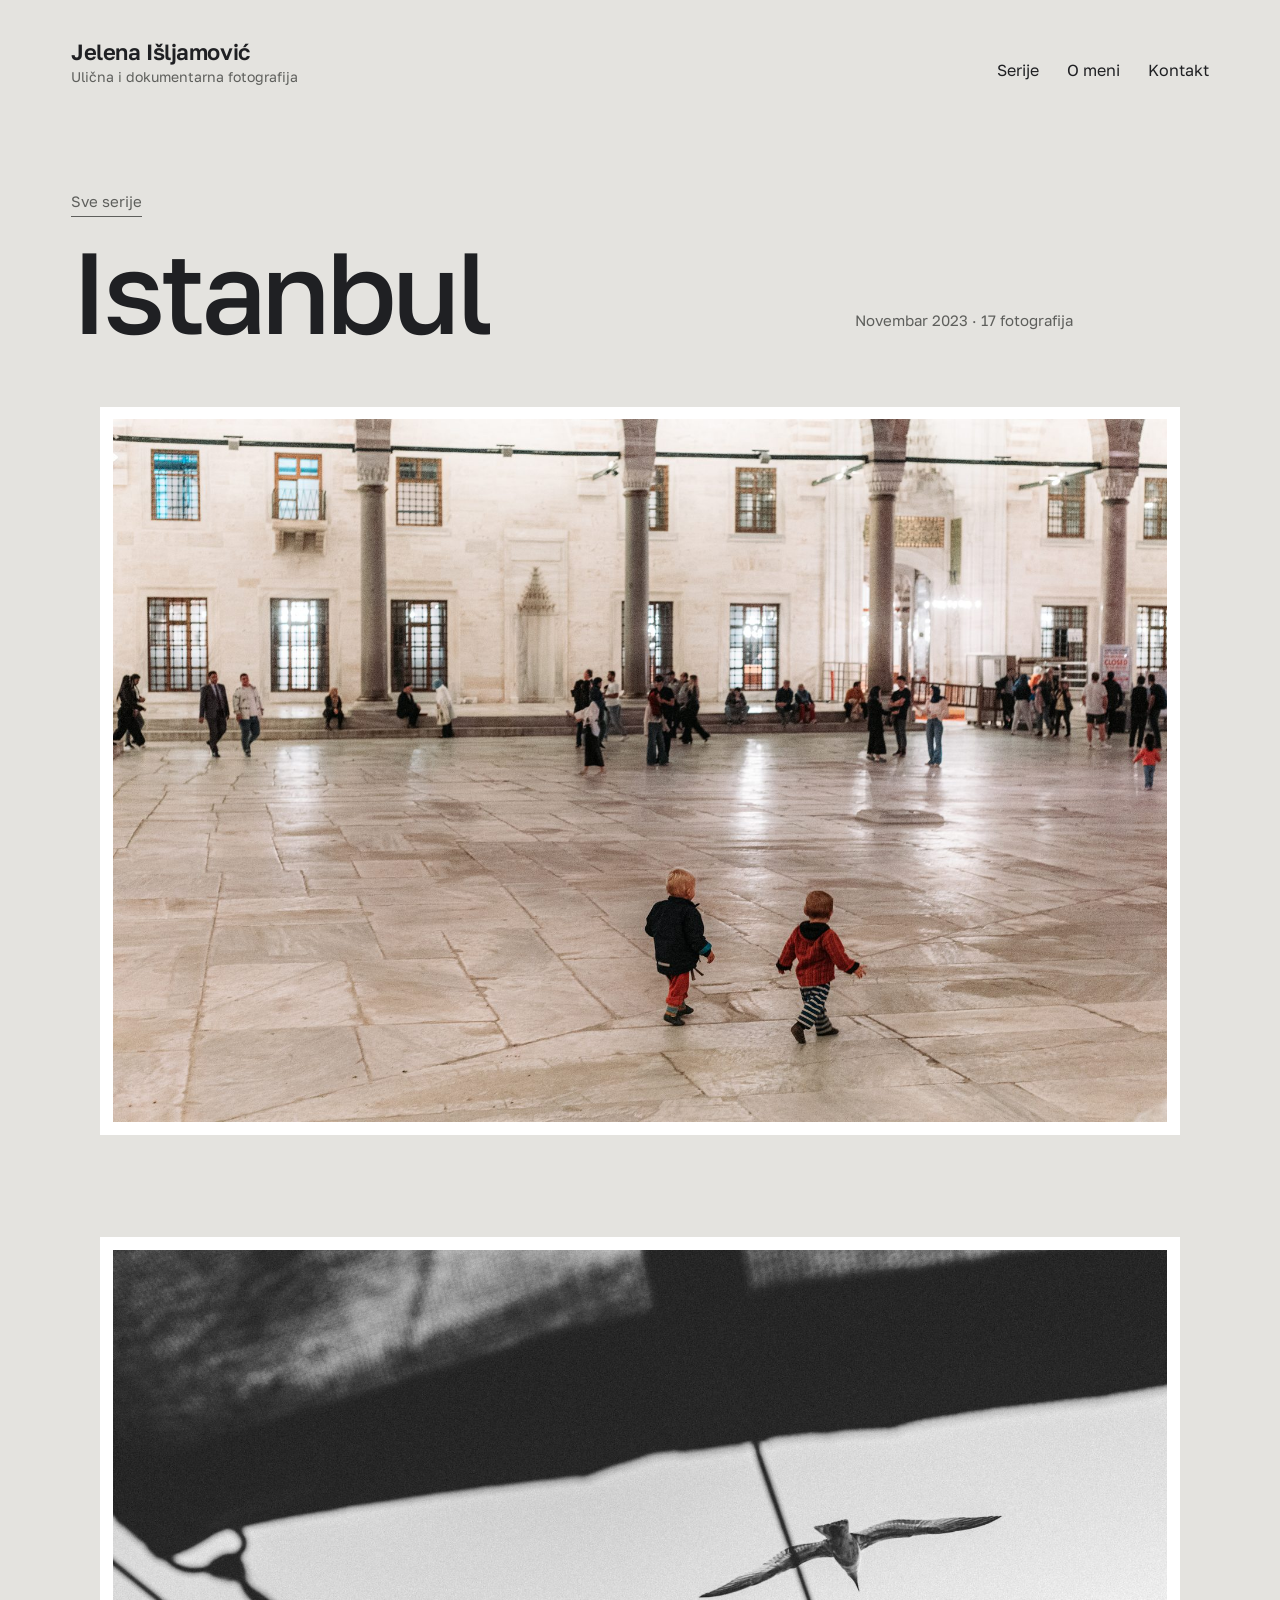
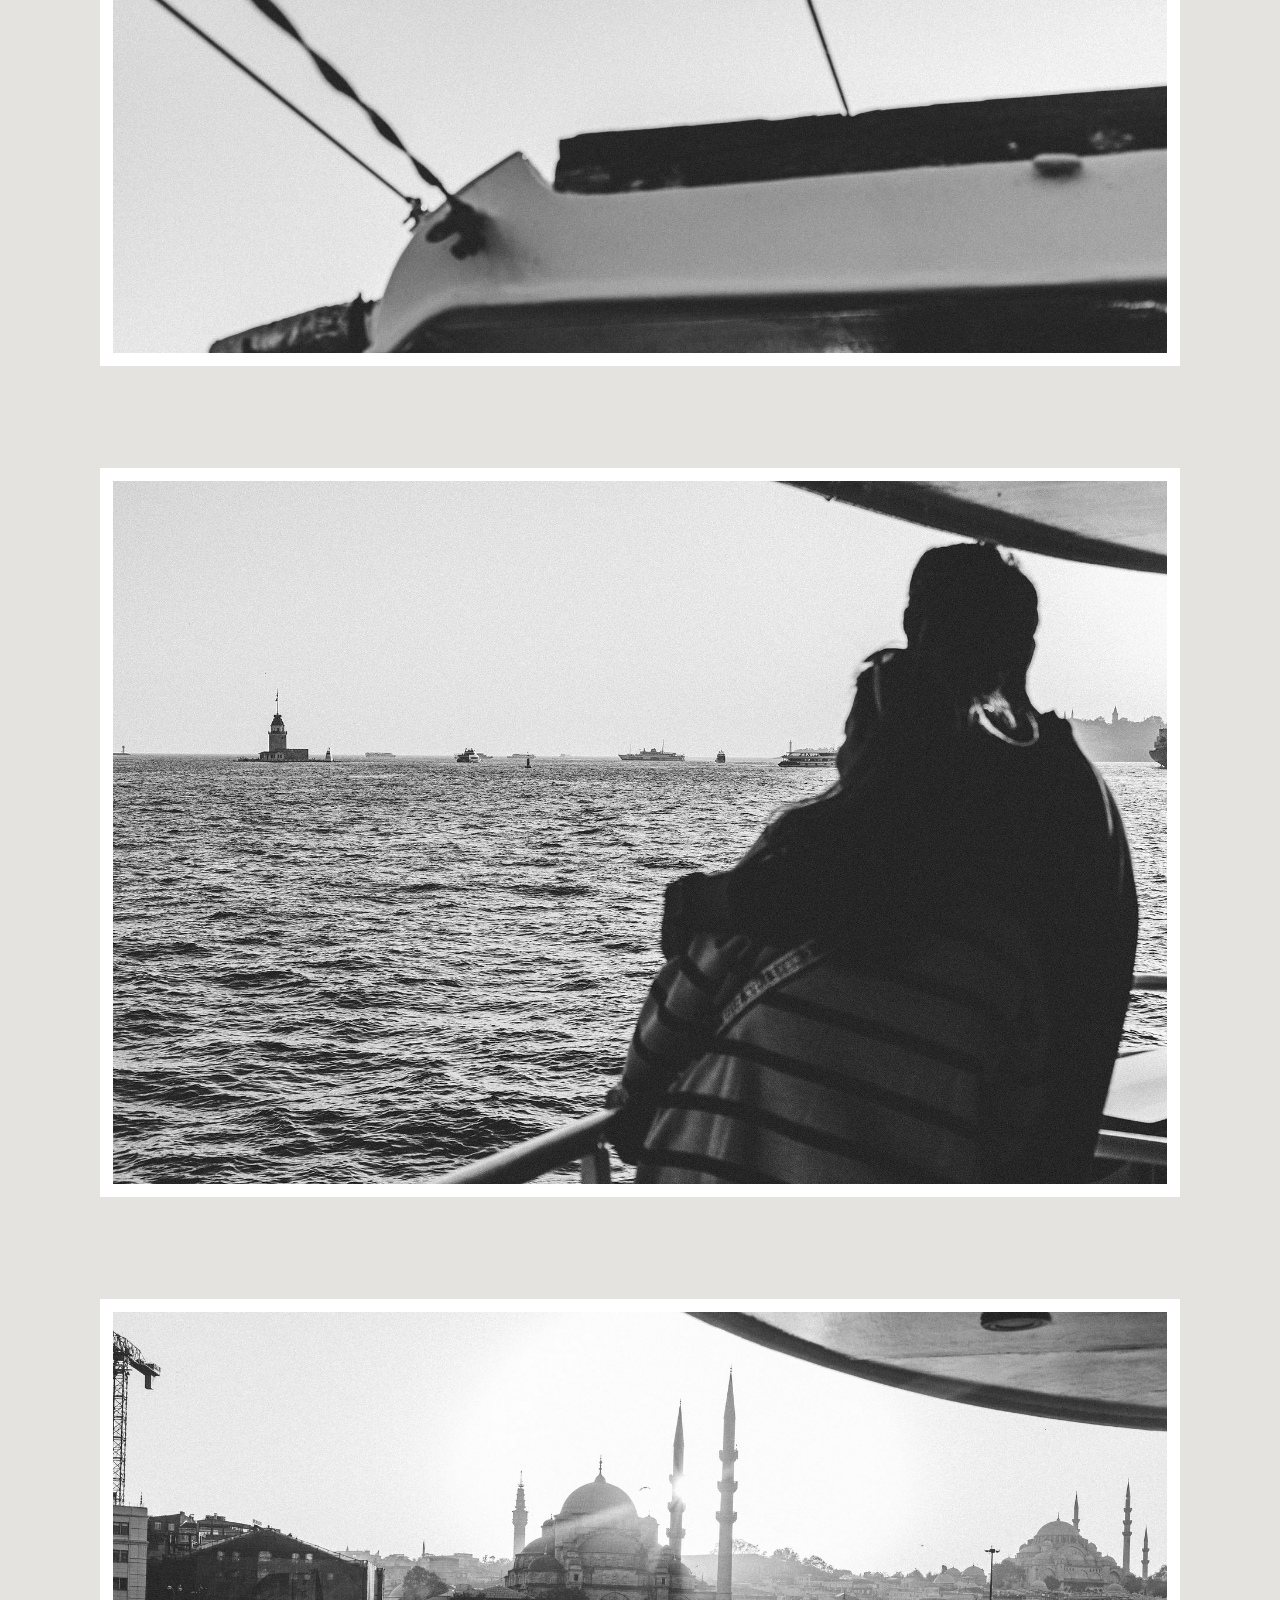
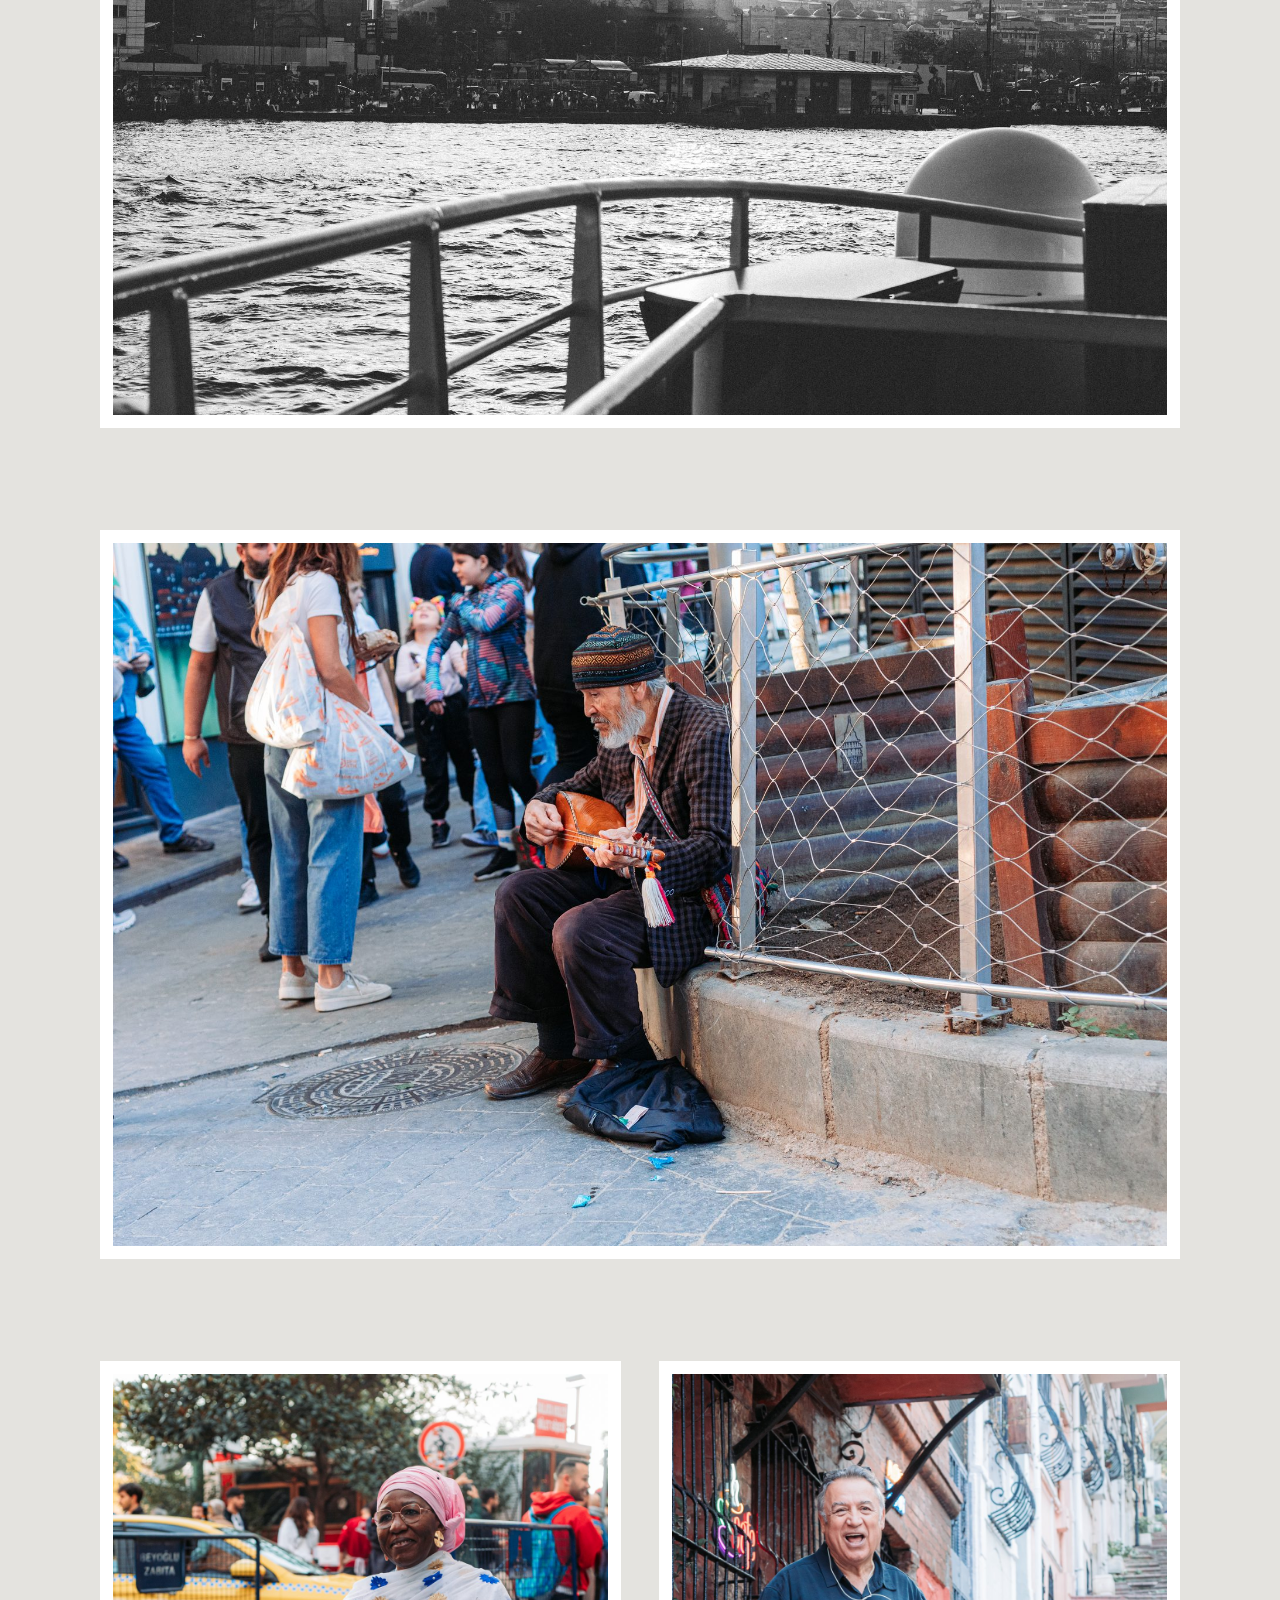
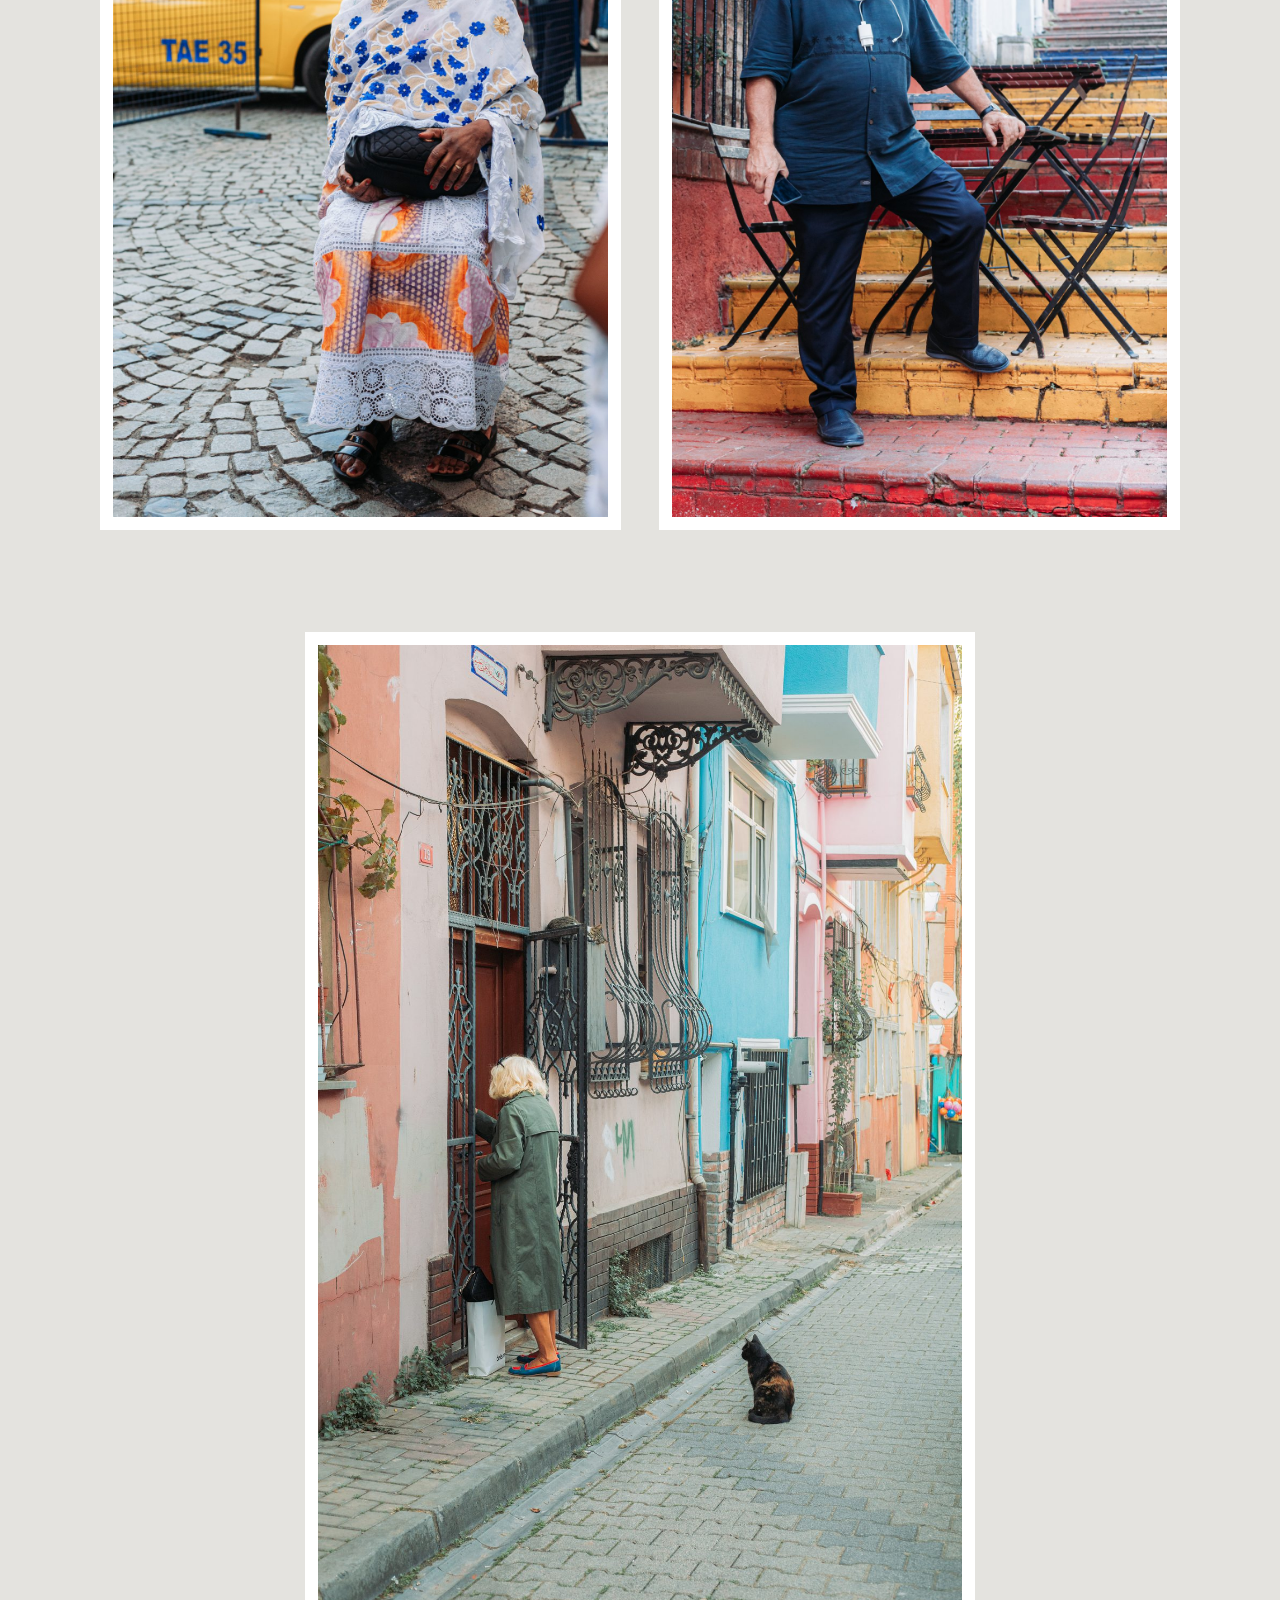
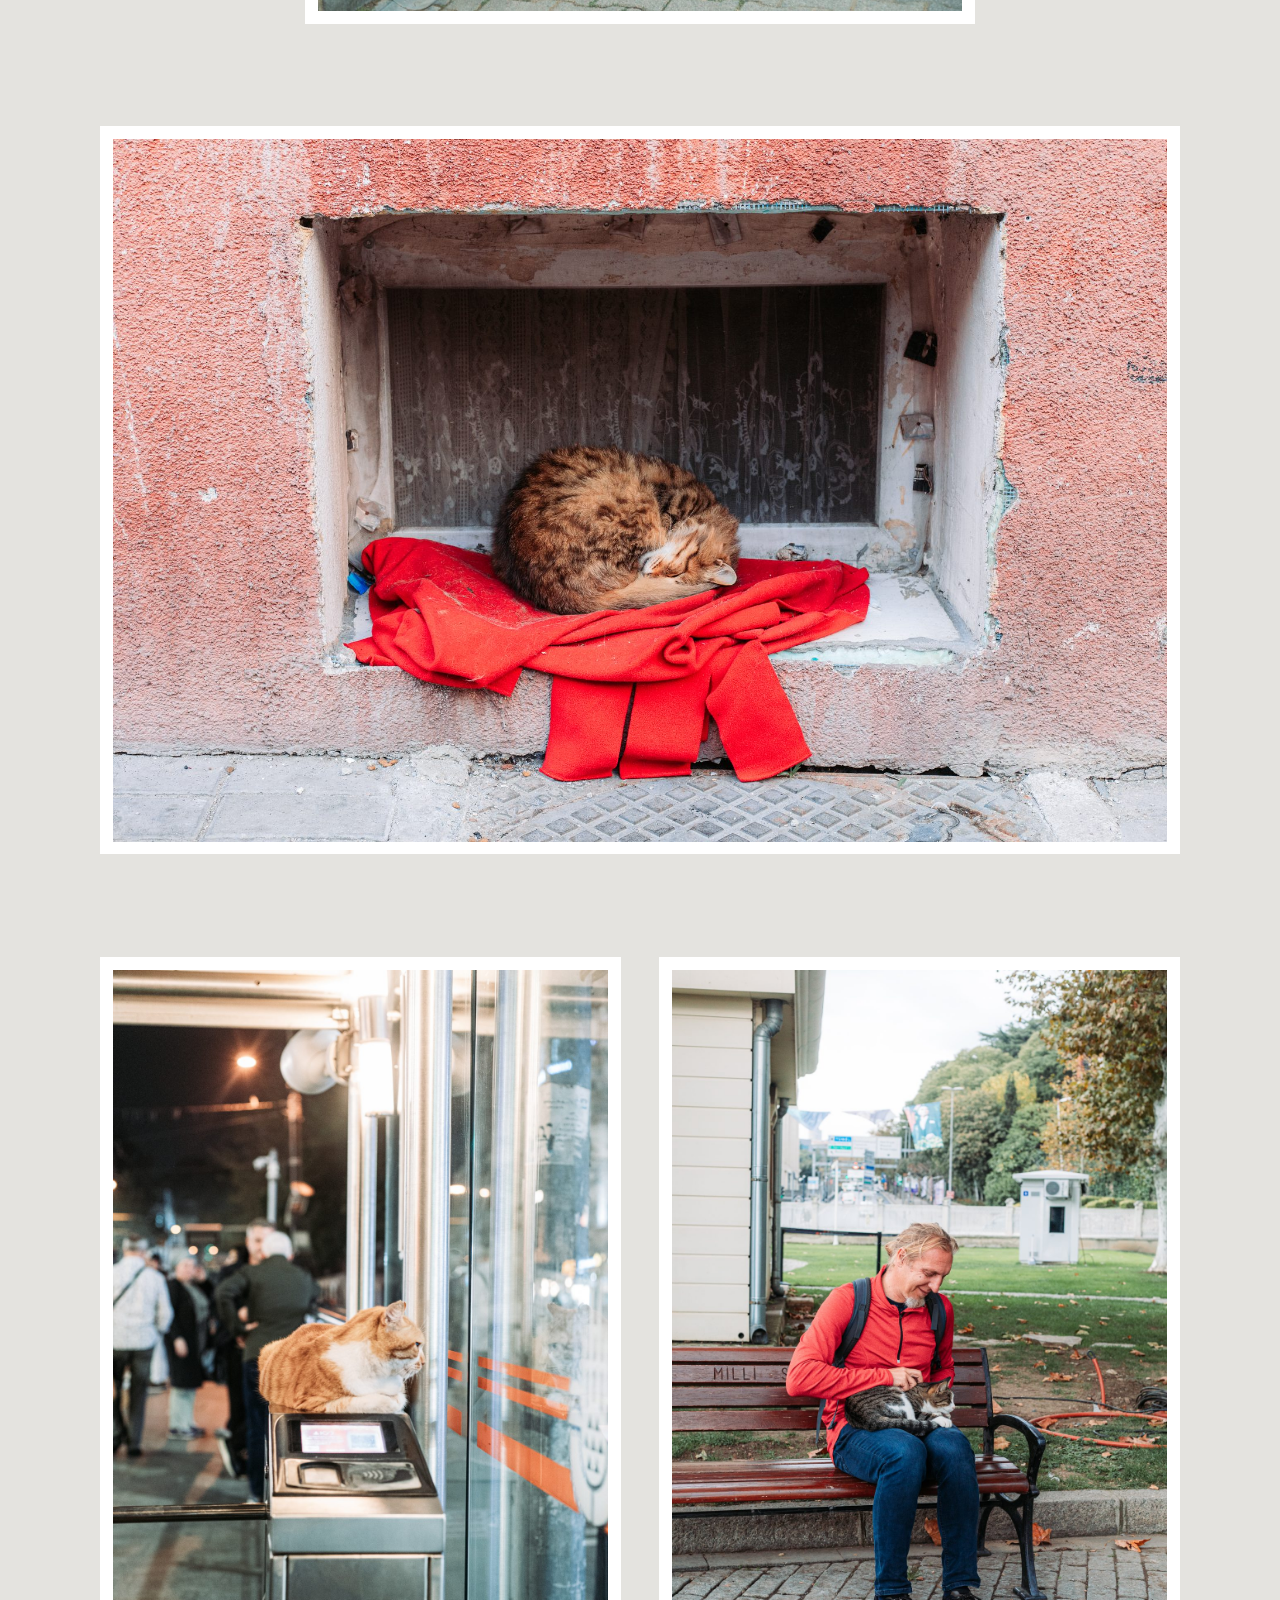
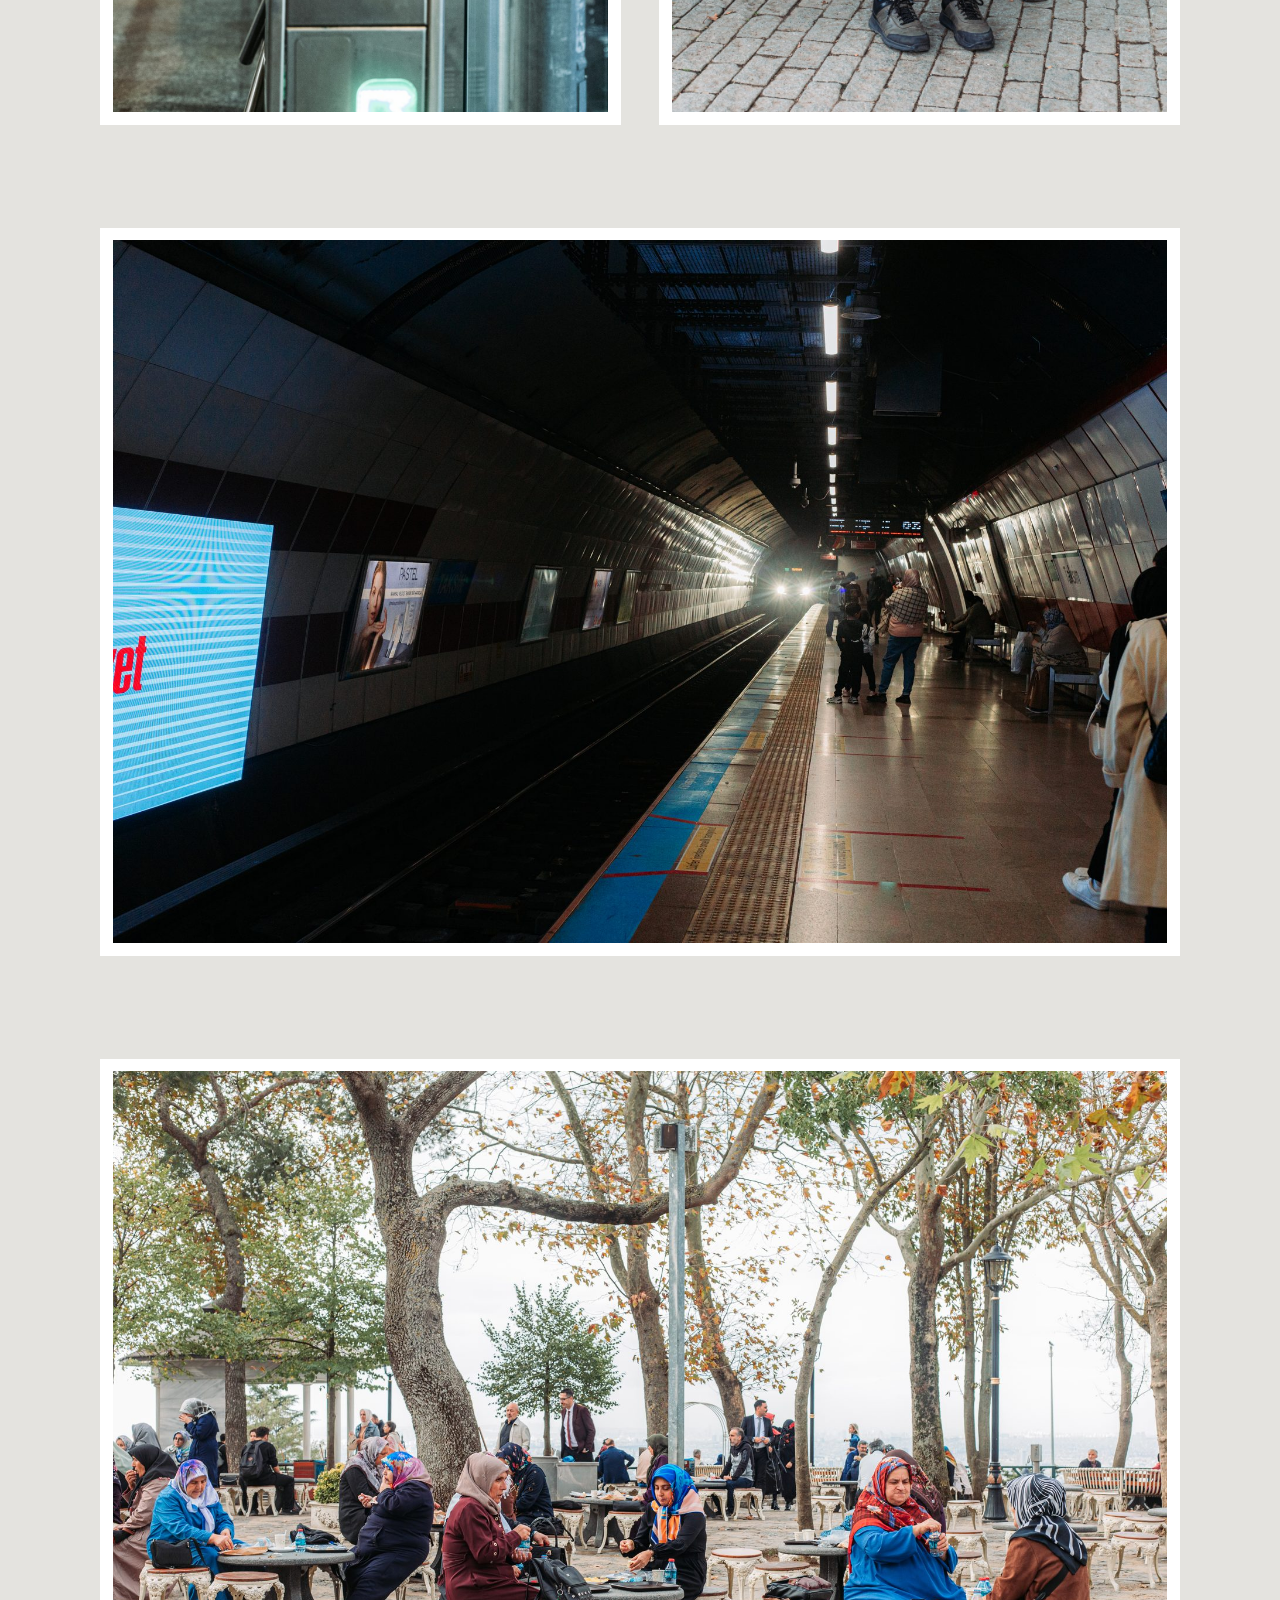
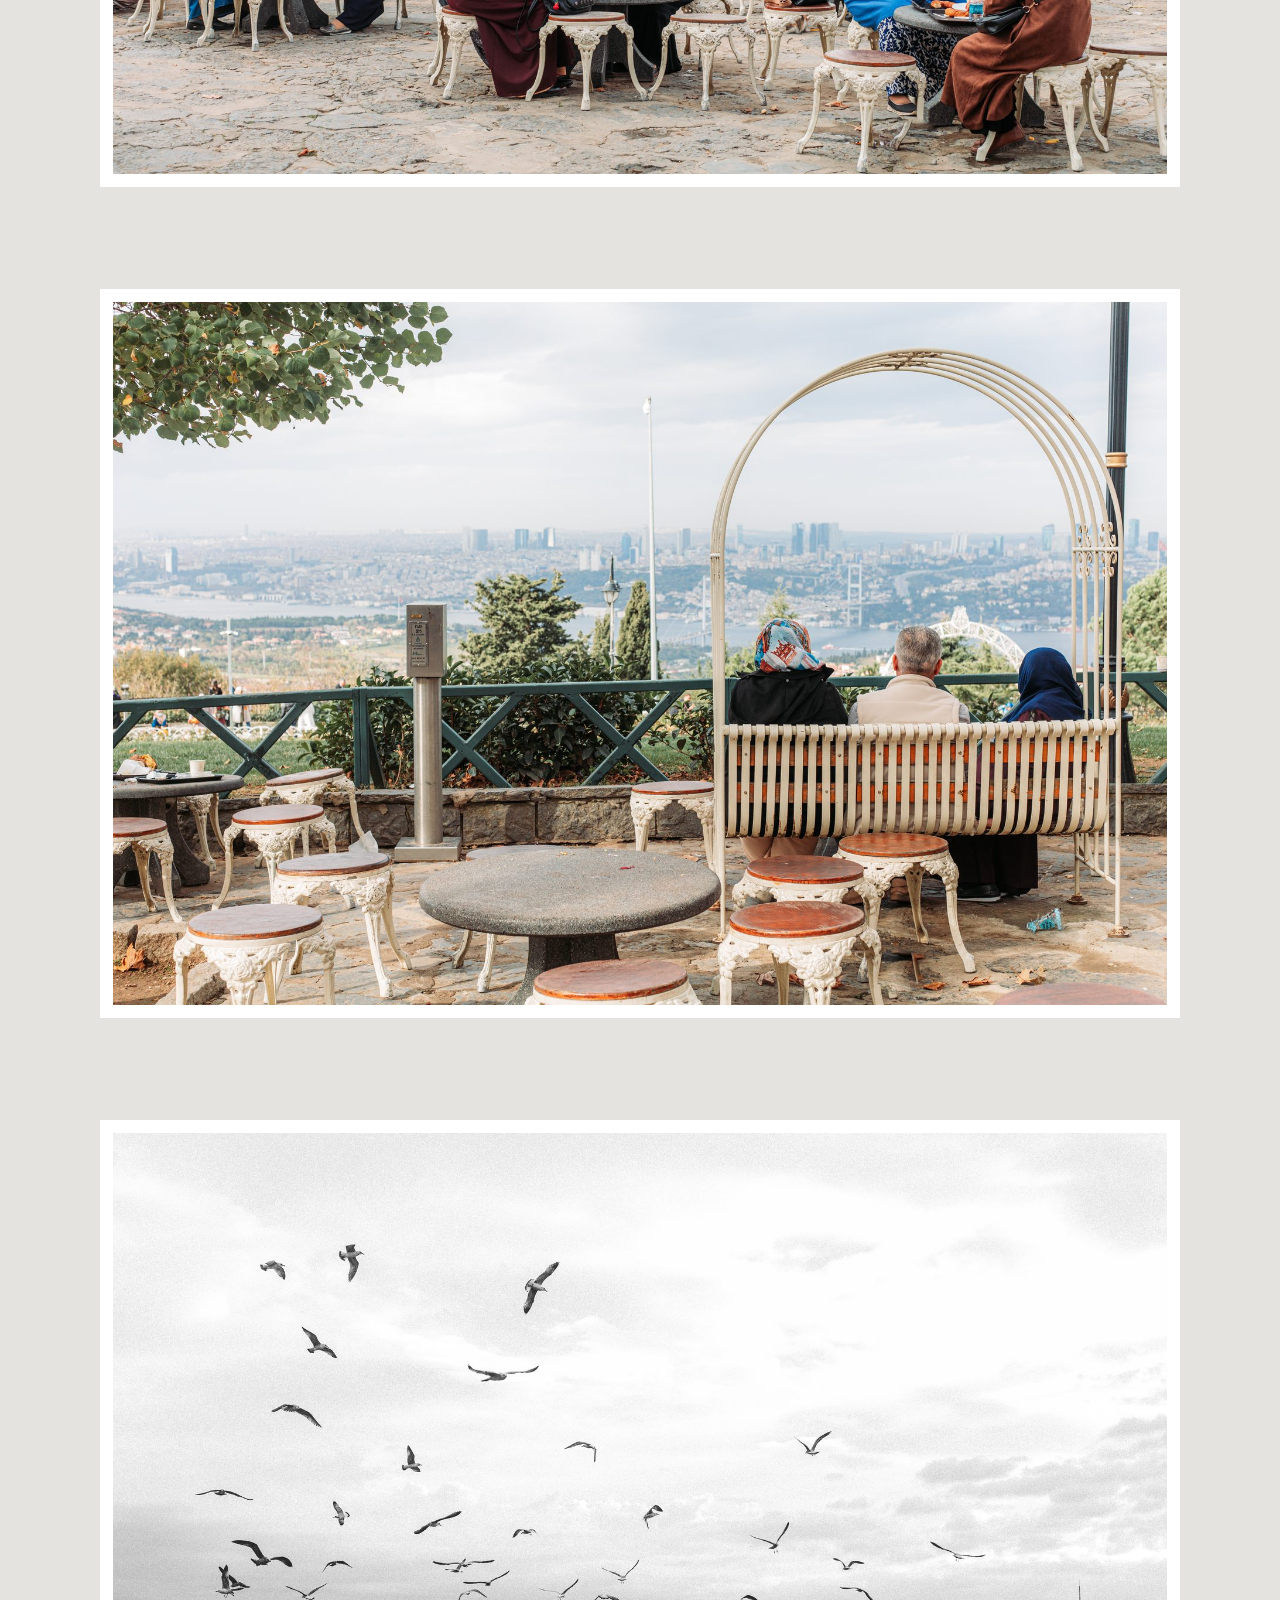
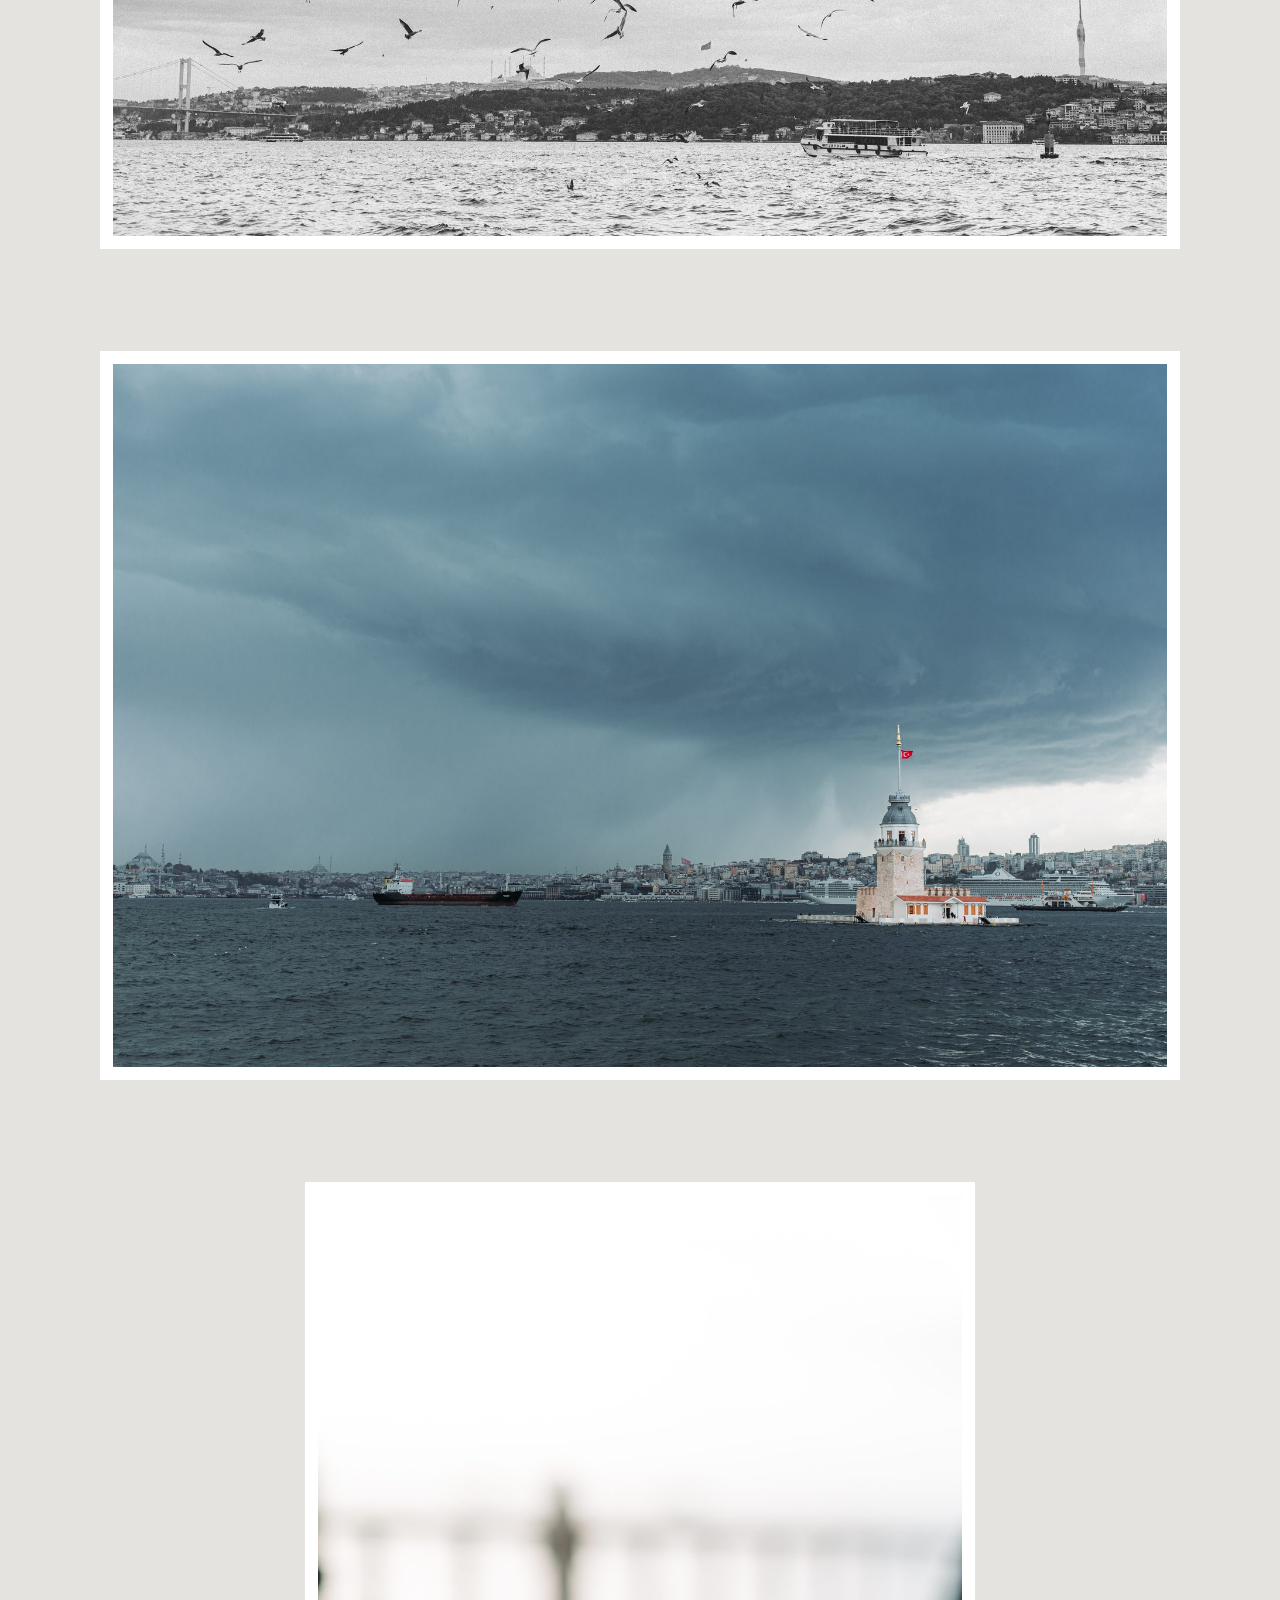
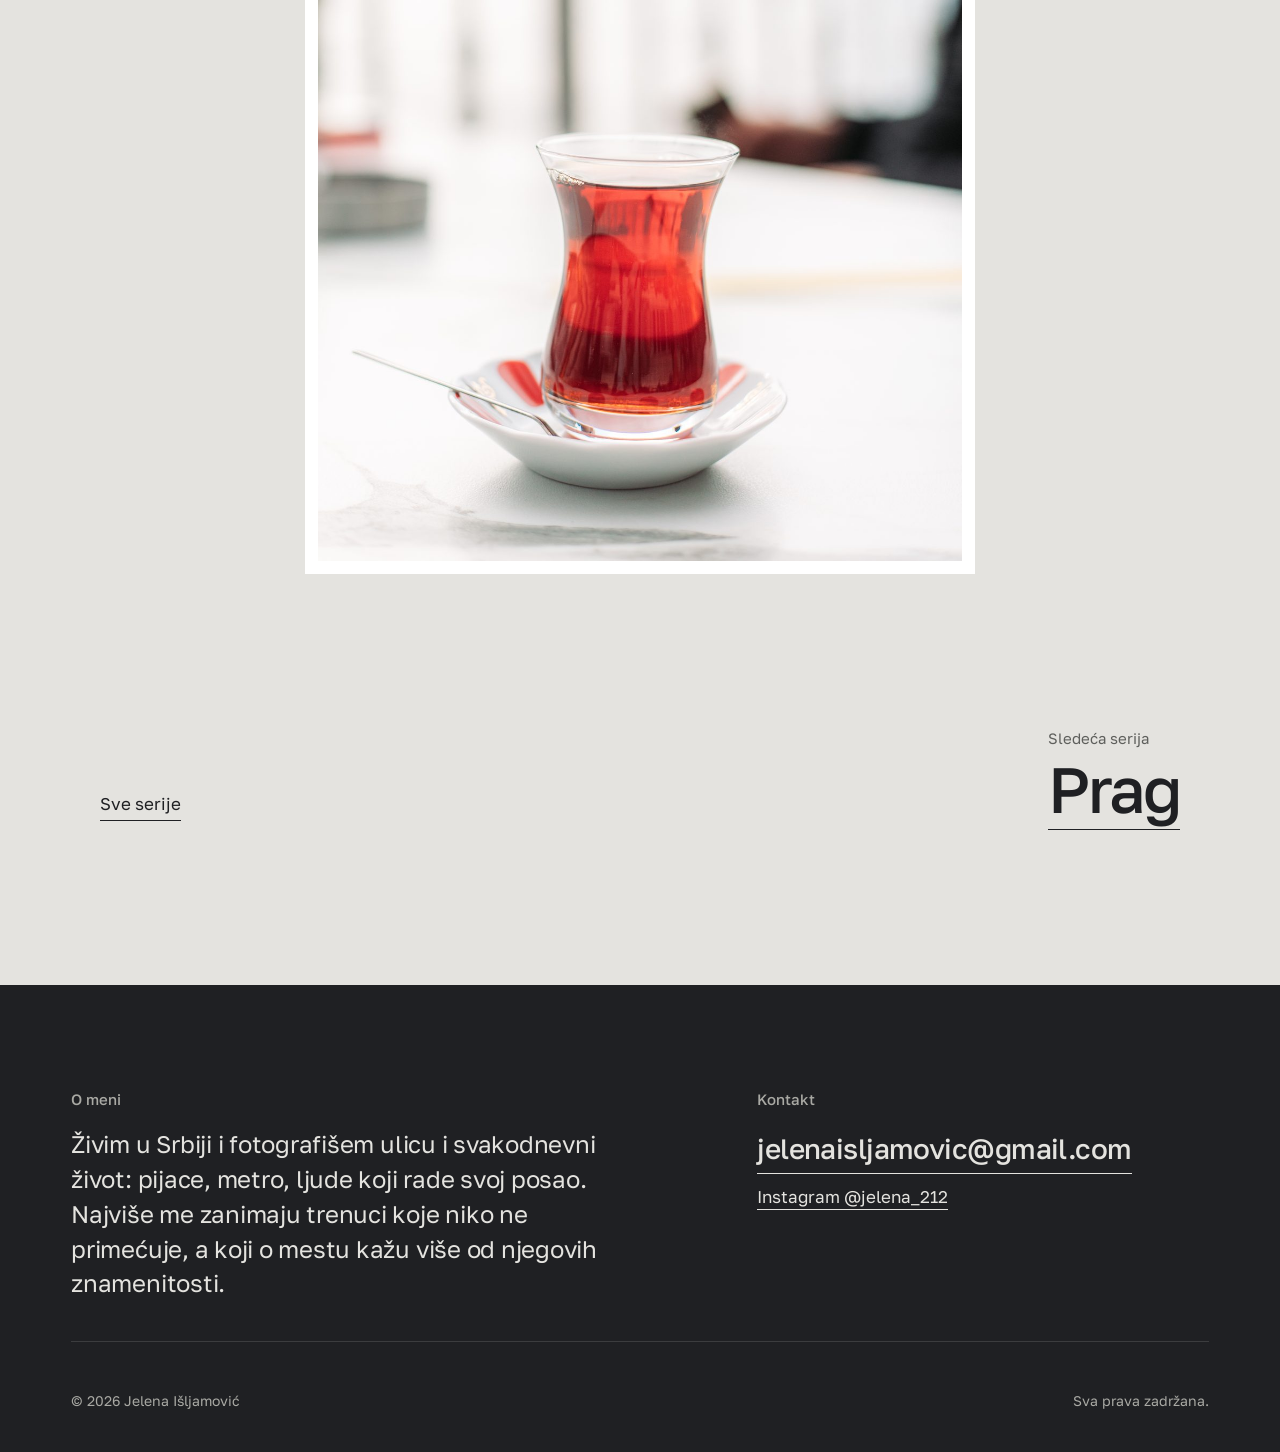
<file: istanbul.html>
<!doctype html>
<html lang="sr-Latn">
<head>
<meta charset="utf-8">
<meta name="viewport" content="width=device-width, initial-scale=1">
<title>Istanbul — Jelena Išljamović</title>
<meta name="description" content="Ulična i dokumentarna fotografija — Jelena Išljamović">
<link rel="icon" href="data:image/svg+xml,%3Csvg xmlns='http://www.w3.org/2000/svg' viewBox='0 0 32 32'%3E%3Crect width='32' height='32' fill='%23E4E3DF'/%3E%3Cellipse cx='16' cy='16' rx='11' ry='9' fill='none' stroke='%23B8322A' stroke-width='3'/%3E%3C/svg%3E">
<link rel="preconnect" href="https://fonts.googleapis.com">
<link rel="preconnect" href="https://fonts.gstatic.com" crossorigin>
<link href="https://fonts.googleapis.com/css2?family=Golos+Text:wght@400;500;600&display=swap" rel="stylesheet">
<link rel="stylesheet" href="style.css">
</head>
<body>
<div class="wrap">
<header class="top">
  <a class="brand" href="index.html"><span class="name">Jelena Išljamović</span><span class="tag">Ulična i dokumentarna fotografija</span></a>
  <nav class="nav" aria-label="Glavni meni">
    <a href="index.html#serije">Serije</a>
    <a href="index.html#o-meni">O meni</a>
    <a href="index.html#kontakt">Kontakt</a>
  </nav>
</header>
<main>
<div class="story-head">
  <a class="back link" href="index.html#serije">Sve serije</a>
  <h1>Istanbul</h1>
  <p class="when">Novembar 2023 · 17 fotografija</p>
</div>
<div class="photos">
  <figure><div class="mat"><a class="zoom" id="f-7965" href="img/ist-img_7965.jpg" data-caption=""><img src="img/ist-img_7965.jpg" alt="Deca trče kroz dvorište džamije" loading="lazy"></a></div></figure>
  <figure><div class="mat"><a class="zoom" id="f-7932" href="img/ist-img_7932.jpg" data-caption=""><img src="img/ist-img_7932.jpg" alt="Galeb iznad trajekta, crno-belo" loading="lazy"></a></div></figure>
  <figure><div class="mat"><a class="zoom" id="f-7945" href="img/ist-img_7945.jpg" data-caption=""><img src="img/ist-img_7945.jpg" alt="Putnik na trajektu gleda more, crno-belo" loading="lazy"></a></div></figure>
  <figure><div class="mat"><a class="zoom" id="f-7953" href="img/ist-img_7953.jpg" data-caption=""><img src="img/ist-img_7953.jpg" alt="Džamija sa trajekta, crno-belo" loading="lazy"></a></div></figure>
  <figure><div class="mat"><a class="zoom" id="f-8091" href="img/ist-img_8091.jpg" data-caption=""><img src="img/ist-img_8091.jpg" alt="Stariji prodavac sedi na ulici" loading="lazy"></a></div></figure>
  <figure><div class="pair"><div class="mat"><a class="zoom" id="f-8096" href="img/ist-img_8096.jpg" data-caption=""><img src="img/ist-img_8096.jpg" alt="Žena u šarenoj haljini na kaldrmi" loading="lazy"></a></div><div class="mat"><a class="zoom" id="f-8067" href="img/ist-img_8067.jpg" data-caption=""><img src="img/ist-img_8067.jpg" alt="Čovek na šarenim stepenicama" loading="lazy"></a></div></div></figure>
  <figure><div class="mat v"><a class="zoom" id="f-8061" href="img/ist-img_8061.jpg" data-caption=""><img src="img/ist-img_8061.jpg" alt="Ulica sa mačkom" loading="lazy"></a></div></figure>
  <figure><div class="mat"><a class="zoom" id="f-8059" href="img/ist-img_8059.jpg" data-caption=""><img src="img/ist-img_8059.jpg" alt="Mačka spava na crvenoj tkanini u prozoru" loading="lazy"></a></div></figure>
  <figure><div class="pair"><div class="mat"><a class="zoom" id="f-7970" href="img/ist-img_7970.jpg" data-caption=""><img src="img/ist-img_7970.jpg" alt="Mačka kod rampe u metrou" loading="lazy"></a></div><div class="mat"><a class="zoom" id="f-8138" href="img/ist-img_8138.jpg" data-caption=""><img src="img/ist-img_8138.jpg" alt="Čovek na klupi u parku" loading="lazy"></a></div></div></figure>
  <figure><div class="mat"><a class="zoom" id="f-8113" href="img/ist-img_8113.jpg" data-caption=""><img src="img/ist-img_8113.jpg" alt="Peron metroa" loading="lazy"></a></div></figure>
  <figure><div class="mat"><a class="zoom" id="f-8199" href="img/ist-img_8199.jpg" data-caption=""><img src="img/ist-img_8199.jpg" alt="Ljudi u bašti sa čajem pod drvećem" loading="lazy"></a></div></figure>
  <figure><div class="mat"><a class="zoom" id="f-8204" href="img/ist-img_8204.jpg" data-caption=""><img src="img/ist-img_8204.jpg" alt="Ljudi na klupi iznad grada" loading="lazy"></a></div></figure>
  <figure><div class="mat"><a class="zoom" id="f-8149" href="img/ist-img_8149.jpg" data-caption=""><img src="img/ist-img_8149.jpg" alt="Jato galebova nad Bosforom, crno-belo" loading="lazy"></a></div></figure>
  <figure><div class="mat"><a class="zoom" id="f-8208" href="img/ist-img_8208-2.jpg" data-caption=""><img src="img/ist-img_8208-2.jpg" alt="Oluja nad Devojačkom kulom" loading="lazy"></a></div></figure>
  <figure><div class="mat v"><a class="zoom" id="f-8185" href="img/ist-img_8185.jpg" data-caption=""><img src="img/ist-img_8185.jpg" alt="Čaša čaja" loading="lazy"></a></div></figure>
</div>
<nav class="next" aria-label="Dalje">
  <a class="link" href="index.html#serije">Sve serije</a>
  <a href="prag.html"><span class="label">Sledeća serija</span><span class="big link">Prag</span></a>
</nav>
</main>
</div>
<footer class="foot">
  <div class="wrap">
    <div class="about" id="o-meni"><h2>O meni</h2><p>Živim u Srbiji i fotografišem ulicu i svakodnevni život: pijace, metro, ljude koji rade svoj posao. Najviše me zanimaju trenuci koje niko ne primećuje, a koji o mestu kažu više od njegovih znamenitosti.</p></div>
    <div class="contact" id="kontakt"><h2>Kontakt</h2><p><a class="mail link" href="mailto:jelenaisljamovic@gmail.com">jelenaisljamovic@gmail.com</a></p><p><a class="link" href="https://www.instagram.com/jelena_212/">Instagram @jelena_212</a></p></div>
    <div class="fine"><span>© 2026 Jelena Išljamović</span><span>Sva prava zadržana.</span></div>
  </div>
</footer>
<script src="lightbox.js"></script>
</body>
</html>
</file>
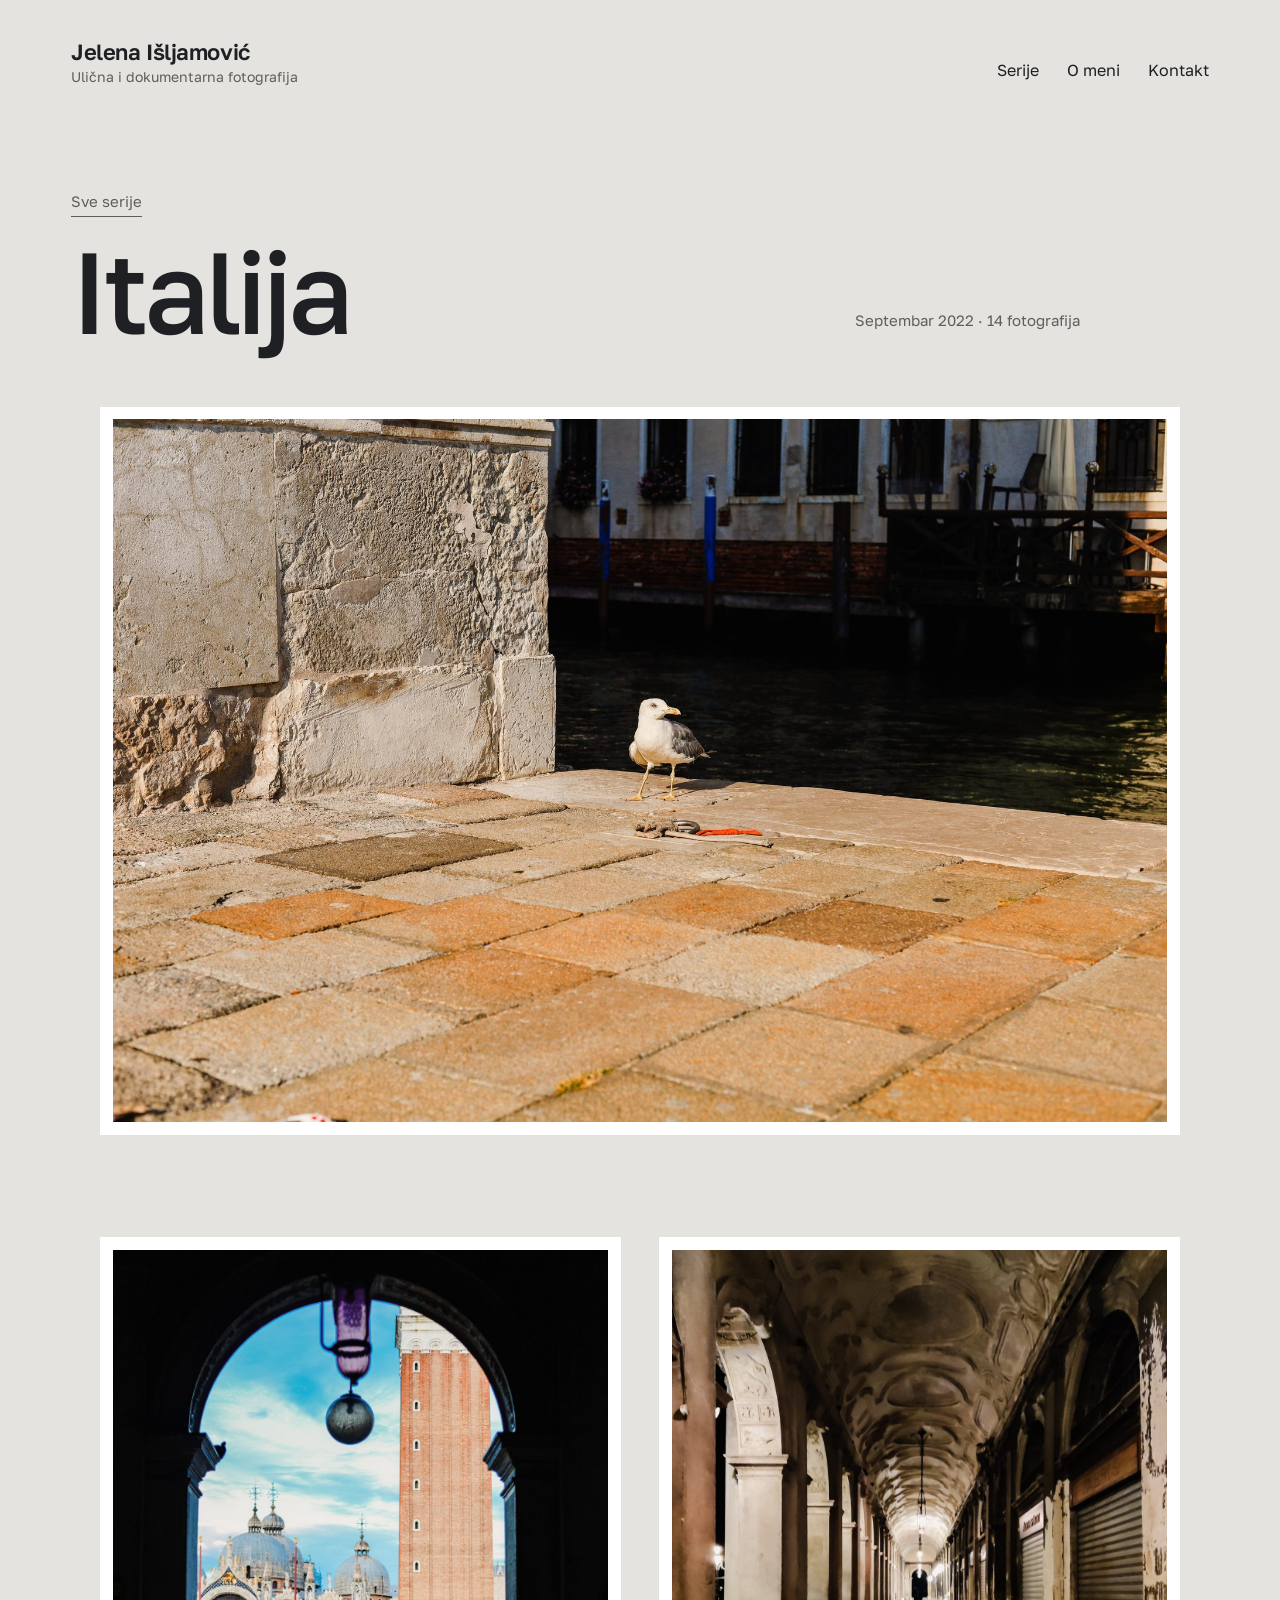
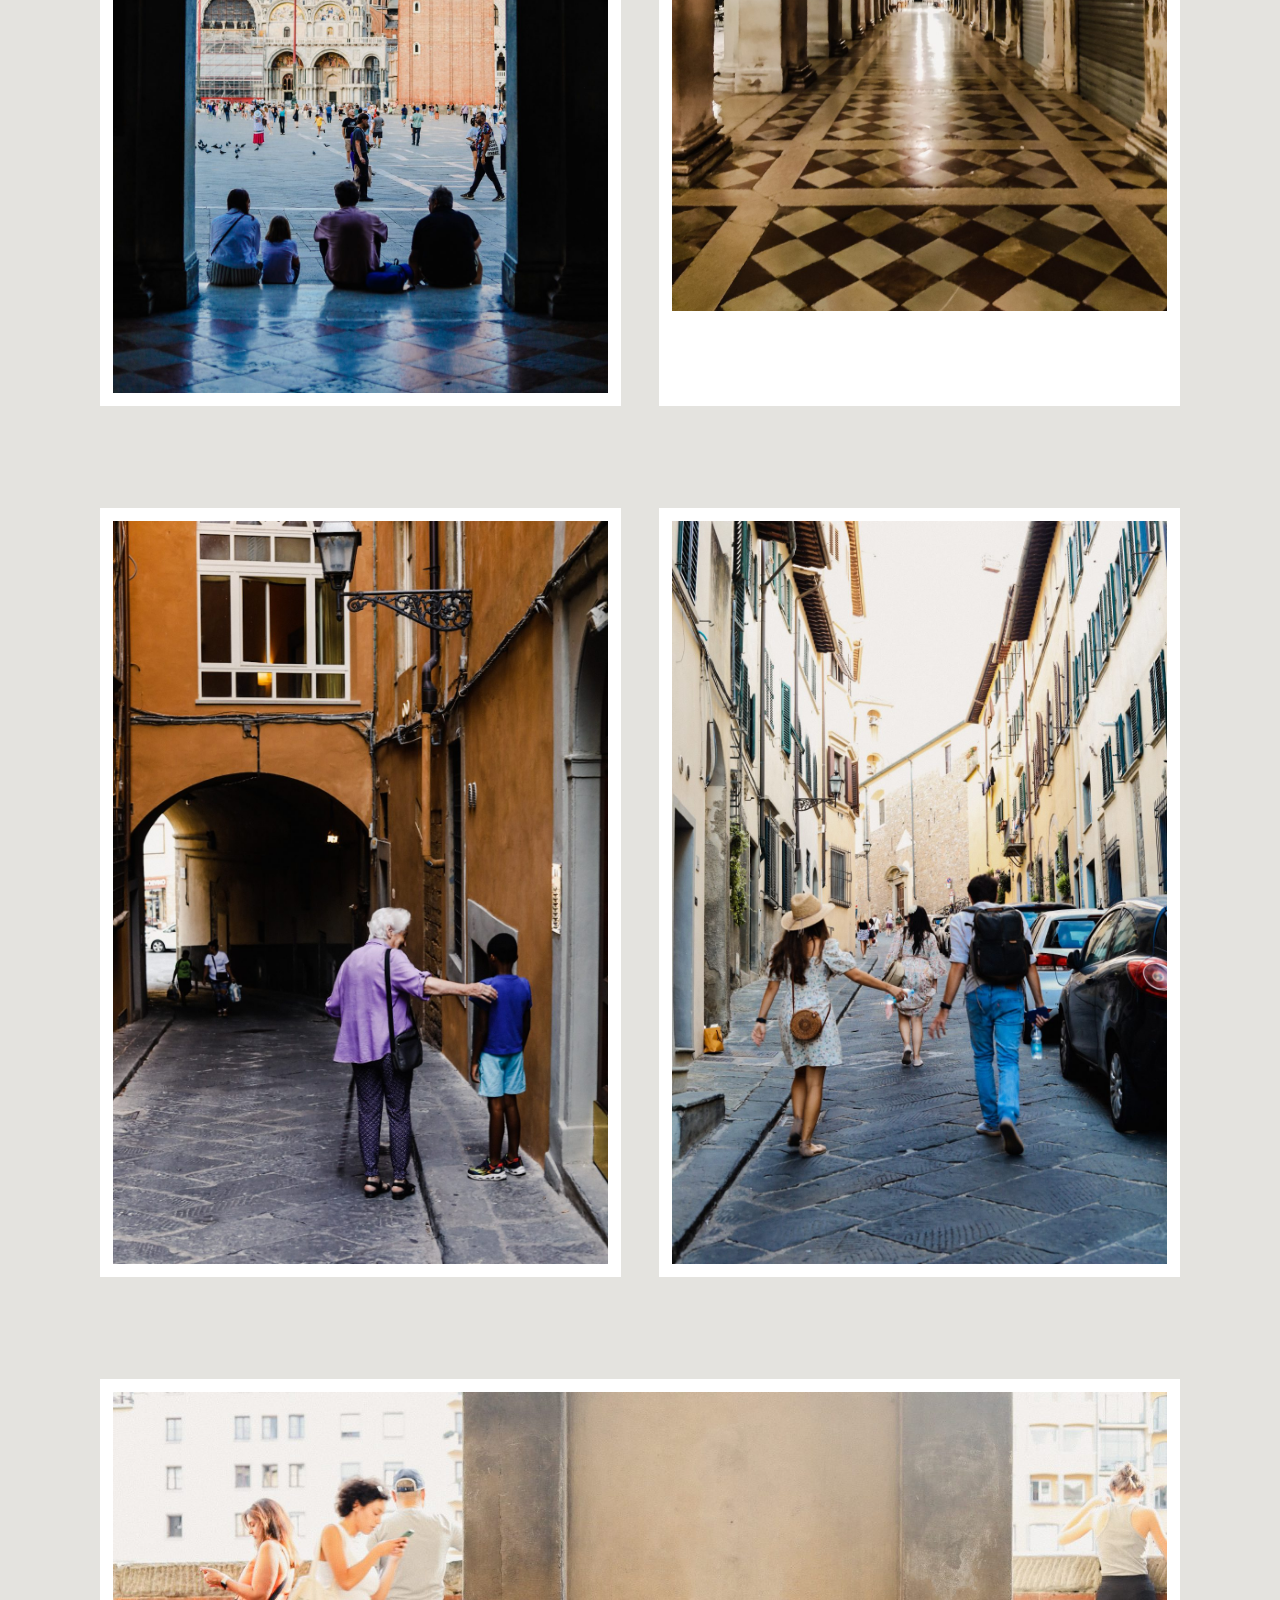
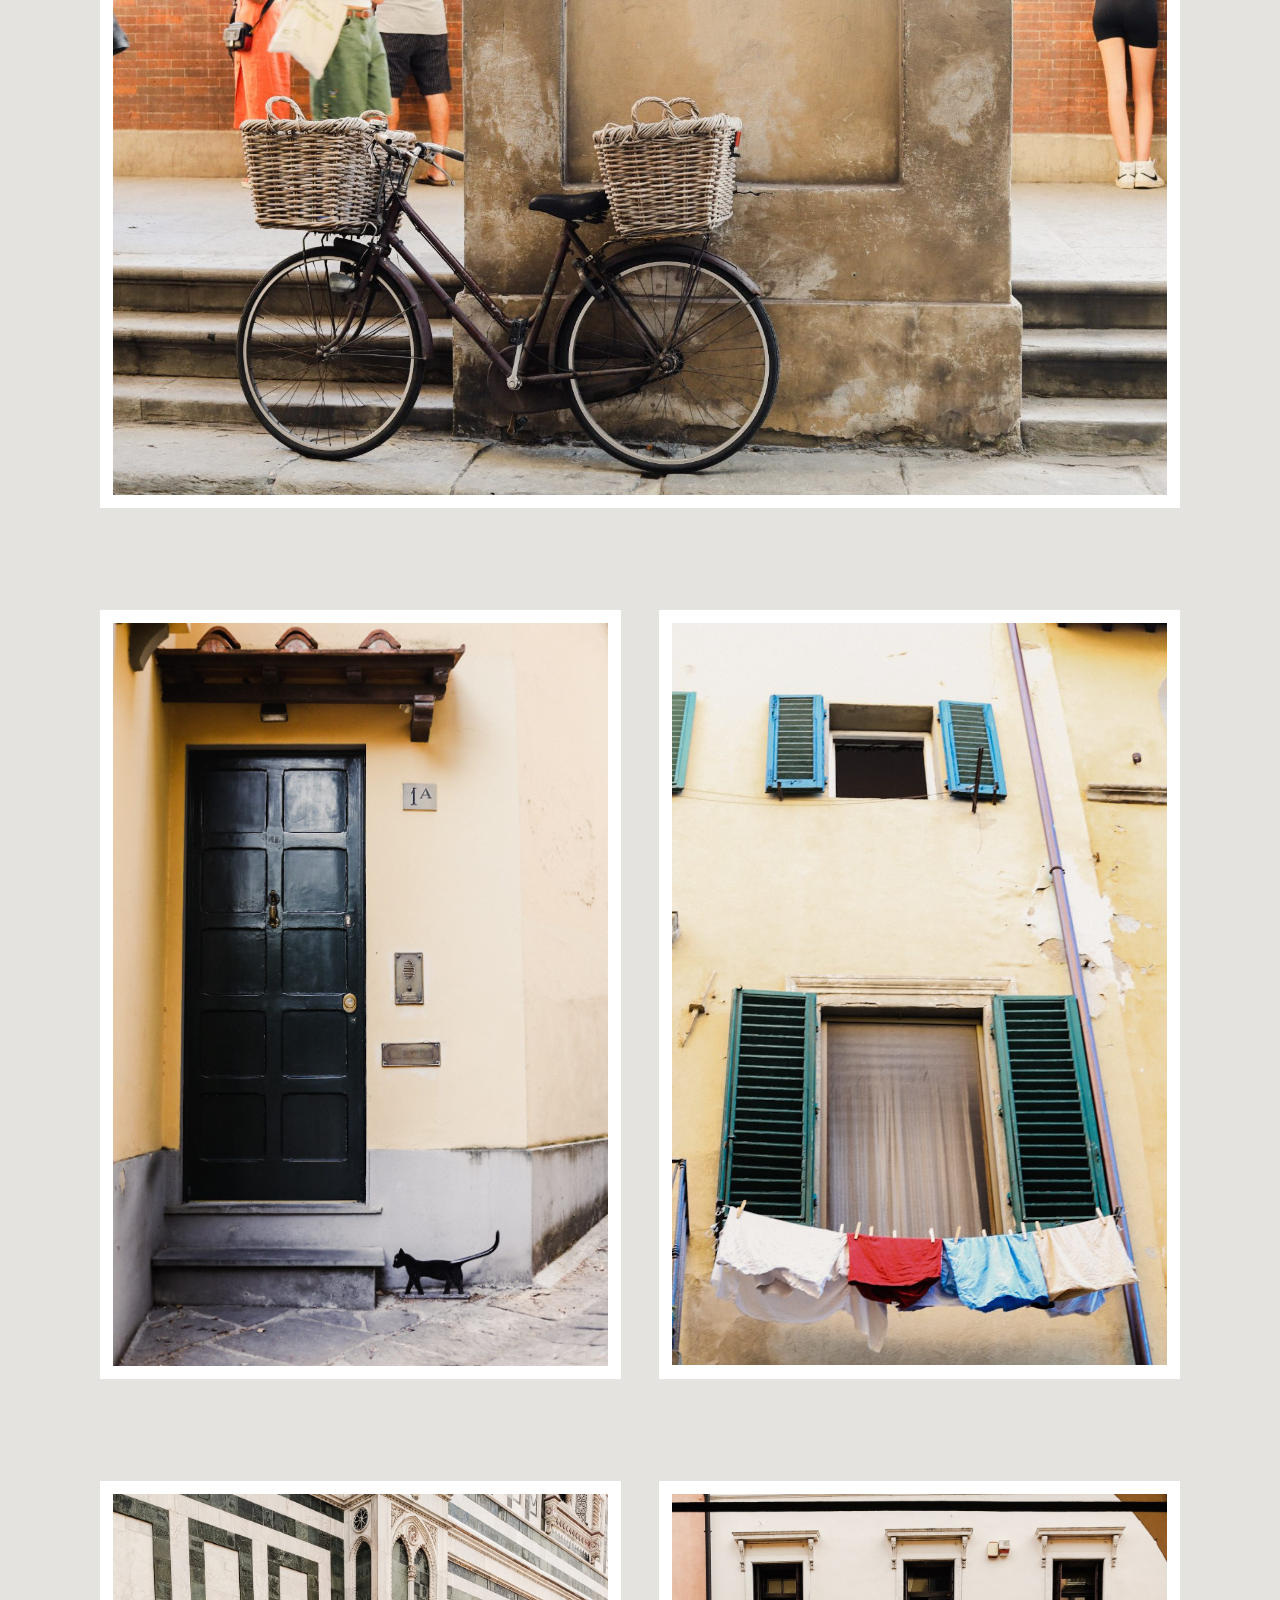
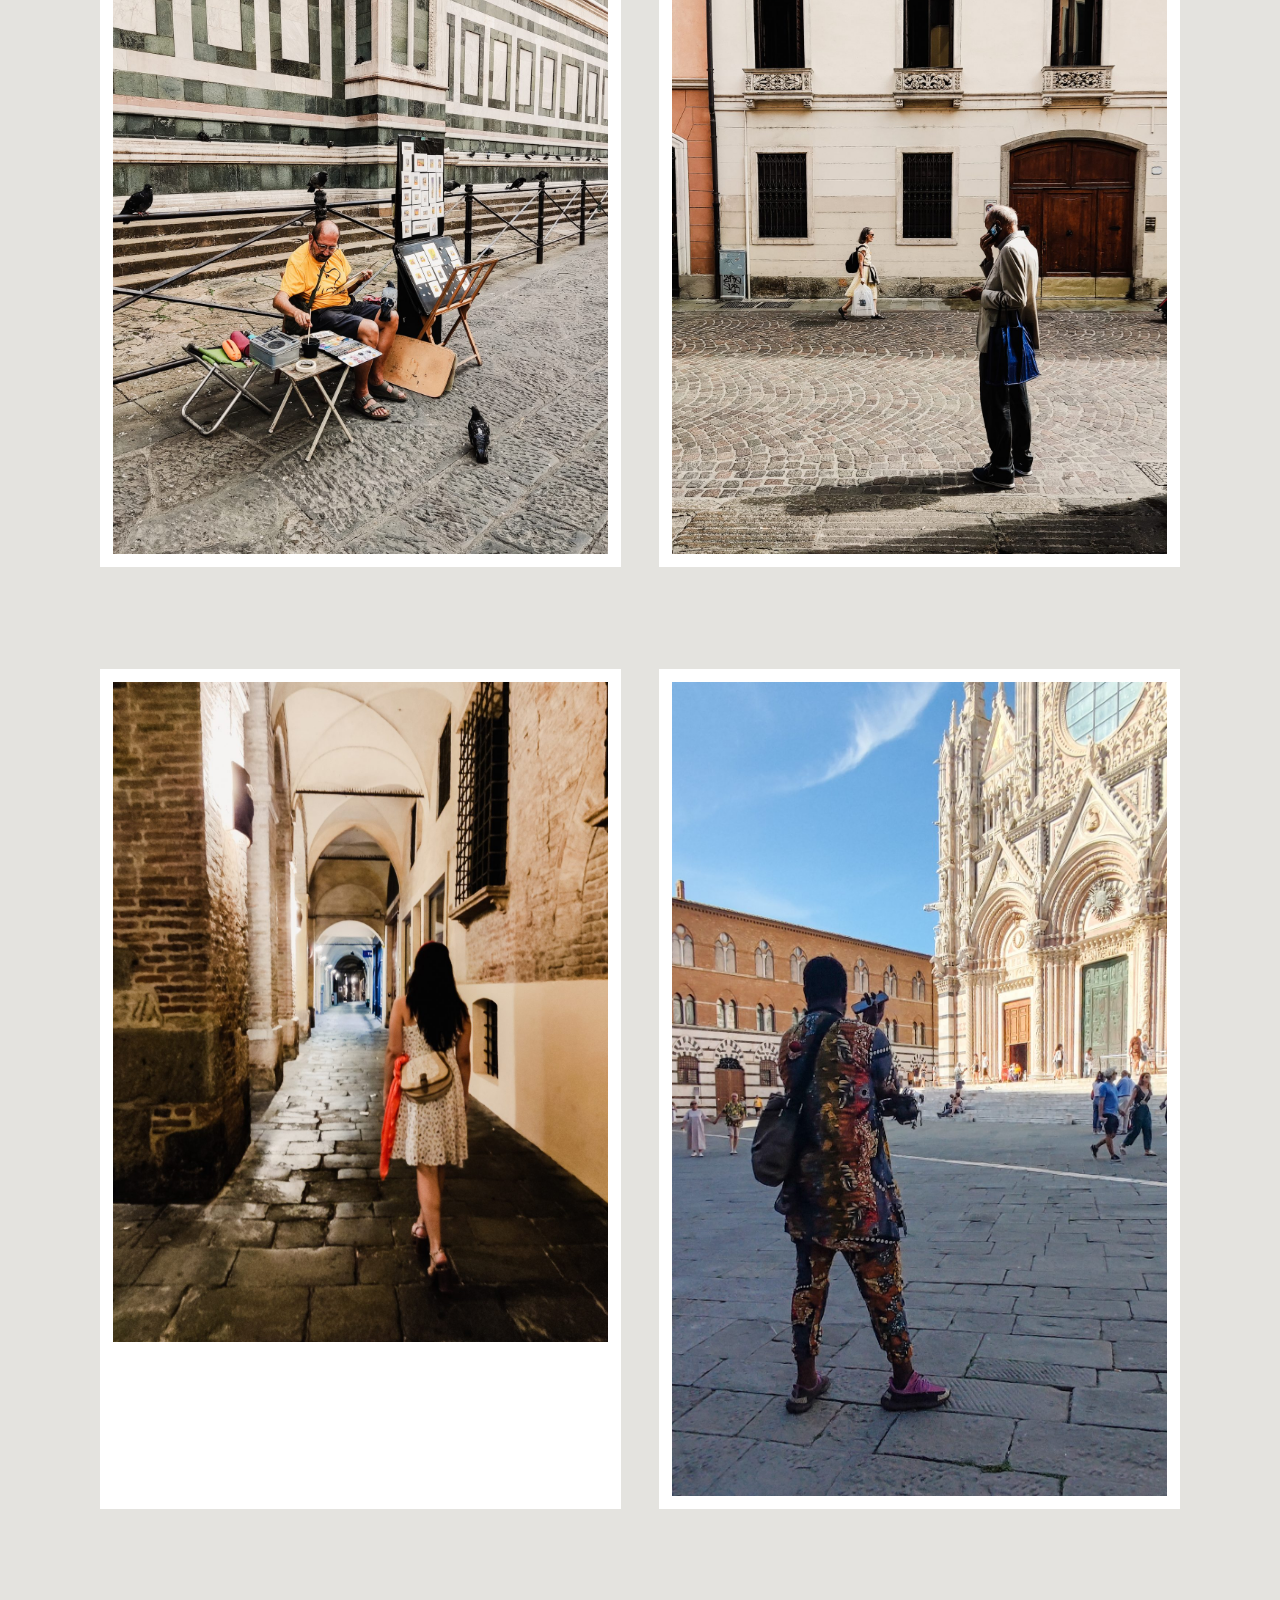
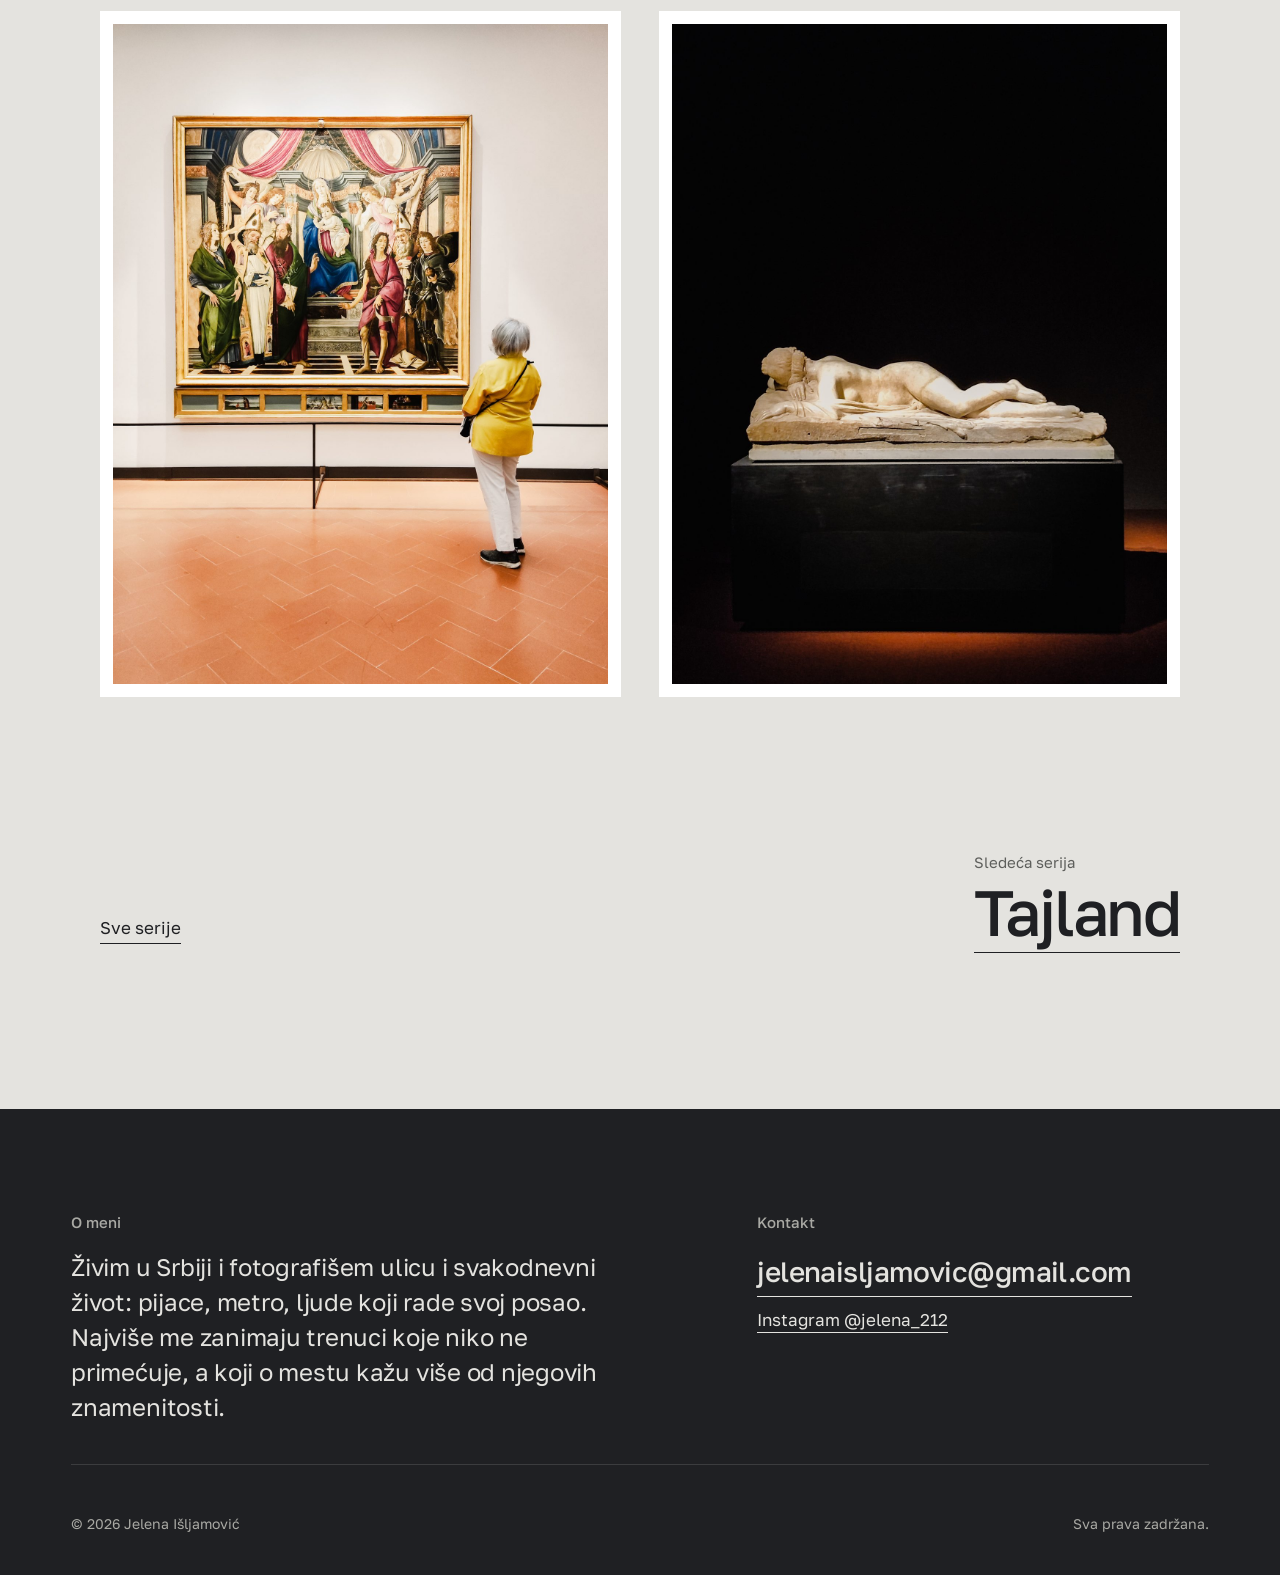
<file: italija.html>
<!doctype html>
<html lang="sr-Latn">
<head>
<meta charset="utf-8">
<meta name="viewport" content="width=device-width, initial-scale=1">
<title>Italija — Jelena Išljamović</title>
<meta name="description" content="Ulična i dokumentarna fotografija — Jelena Išljamović">
<link rel="icon" href="data:image/svg+xml,%3Csvg xmlns='http://www.w3.org/2000/svg' viewBox='0 0 32 32'%3E%3Crect width='32' height='32' fill='%23E4E3DF'/%3E%3Cellipse cx='16' cy='16' rx='11' ry='9' fill='none' stroke='%23B8322A' stroke-width='3'/%3E%3C/svg%3E">
<link rel="preconnect" href="https://fonts.googleapis.com">
<link rel="preconnect" href="https://fonts.gstatic.com" crossorigin>
<link href="https://fonts.googleapis.com/css2?family=Golos+Text:wght@400;500;600&display=swap" rel="stylesheet">
<link rel="stylesheet" href="style.css">
</head>
<body>
<div class="wrap">
<header class="top">
  <a class="brand" href="index.html"><span class="name">Jelena Išljamović</span><span class="tag">Ulična i dokumentarna fotografija</span></a>
  <nav class="nav" aria-label="Glavni meni">
    <a href="index.html#serije">Serije</a>
    <a href="index.html#o-meni">O meni</a>
    <a href="index.html#kontakt">Kontakt</a>
  </nav>
</header>
<main>
<div class="story-head">
  <a class="back link" href="index.html#serije">Sve serije</a>
  <h1>Italija</h1>
  <p class="when">Septembar 2022 · 14 fotografija</p>
</div>
<div class="photos">
  <figure><div class="mat"><a class="zoom" id="f-6549" href="img/ita-20220831042353_img_6549.jpg" data-caption=""><img src="img/ita-20220831042353_img_6549.jpg" alt="Galeb na kamenom keju, Venecija" loading="lazy"></a></div></figure>
  <figure><div class="pair"><div class="mat"><a class="zoom" id="f-6693" href="img/ita-20220831062926_img_6693.jpg" data-caption=""><img src="img/ita-20220831062926_img_6693.jpg" alt="Trg Svetog Marka kroz luk, Venecija" loading="lazy"></a></div><div class="mat"><a class="zoom" id="f-205345" href="img/ita-img_20220831_205345.jpg" data-caption=""><img src="img/ita-img_20220831_205345.jpg" alt="Prazne arkade noću, Venecija" loading="lazy"></a></div></div></figure>
  <figure><div class="pair"><div class="mat"><a class="zoom" id="f-6767" href="img/ita-20220902054438_img_6767.jpg" data-caption=""><img src="img/ita-20220902054438_img_6767.jpg" alt="Baka i dete pod lukom, Firenca" loading="lazy"></a></div><div class="mat"><a class="zoom" id="f-6769" href="img/ita-20220902054608_img_6769.jpg" data-caption=""><img src="img/ita-20220902054608_img_6769.jpg" alt="Prolaznici u uskoj ulici, Firenca" loading="lazy"></a></div></div></figure>
  <figure><div class="mat"><a class="zoom" id="f-6754" href="img/ita-20220902052358_img_6754.jpg" data-caption=""><img src="img/ita-20220902052358_img_6754.jpg" alt="Bicikl sa korpom i turisti, Firenca" loading="lazy"></a></div></figure>
  <figure><div class="pair"><div class="mat"><a class="zoom" id="f-6775" href="img/ita-20220902055338_img_6775.jpg" data-caption=""><img src="img/ita-20220902055338_img_6775.jpg" alt="Crna mačka ispred vrata, Firenca" loading="lazy"></a></div><div class="mat"><a class="zoom" id="f-6772" href="img/ita-20220902054752_img_6772.jpg" data-caption=""><img src="img/ita-20220902054752_img_6772.jpg" alt="Veš na prozoru, Firenca" loading="lazy"></a></div></div></figure>
  <figure><div class="pair"><div class="mat"><a class="zoom" id="f-155027" href="img/ita-img_20220902_155027.jpg" data-caption=""><img src="img/ita-img_20220902_155027.jpg" alt="Ulični slikar ispred katedrale, Firenca" loading="lazy"></a></div><div class="mat"><a class="zoom" id="f-114603" href="img/ita-img_20220907_114603.jpg" data-caption=""><img src="img/ita-img_20220907_114603.jpg" alt="Čovek stoji na praznom trgu, Padova" loading="lazy"></a></div></div></figure>
  <figure><div class="pair"><div class="mat"><a class="zoom" id="f-223142" href="img/ita-img_20220906_223142.jpg" data-caption=""><img src="img/ita-img_20220906_223142.jpg" alt="Žena prolazi uličicom noću, Padova" loading="lazy"></a></div><div class="mat"><a class="zoom" id="f-163831" href="img/ita-img_20220905_163831.jpg" data-caption=""><img src="img/ita-img_20220905_163831.jpg" alt="Žena u šarenom odelu na trgu, Sijena" loading="lazy"></a></div></div></figure>
  <figure><div class="pair"><div class="mat"><a class="zoom" id="f-171359" href="img/ita-img_20220902_171359.jpg" data-caption=""><img src="img/ita-img_20220902_171359.jpg" alt="Posetiteljka u žutom pred slikom, Uficiji" loading="lazy"></a></div><div class="mat"><a class="zoom" id="f-174854" href="img/ita-img_20220902_174854.jpg" data-caption=""><img src="img/ita-img_20220902_174854.jpg" alt="Usnula statua u mraku, Uficiji" loading="lazy"></a></div></div></figure>
</div>
<nav class="next" aria-label="Dalje">
  <a class="link" href="index.html#serije">Sve serije</a>
  <a href="tajland.html"><span class="label">Sledeća serija</span><span class="big link">Tajland</span></a>
</nav>
</main>
</div>
<footer class="foot">
  <div class="wrap">
    <div class="about" id="o-meni"><h2>O meni</h2><p>Živim u Srbiji i fotografišem ulicu i svakodnevni život: pijace, metro, ljude koji rade svoj posao. Najviše me zanimaju trenuci koje niko ne primećuje, a koji o mestu kažu više od njegovih znamenitosti.</p></div>
    <div class="contact" id="kontakt"><h2>Kontakt</h2><p><a class="mail link" href="mailto:jelenaisljamovic@gmail.com">jelenaisljamovic@gmail.com</a></p><p><a class="link" href="https://www.instagram.com/jelena_212/">Instagram @jelena_212</a></p></div>
    <div class="fine"><span>© 2026 Jelena Išljamović</span><span>Sva prava zadržana.</span></div>
  </div>
</footer>
<script src="lightbox.js"></script>
</body>
</html>
</file>
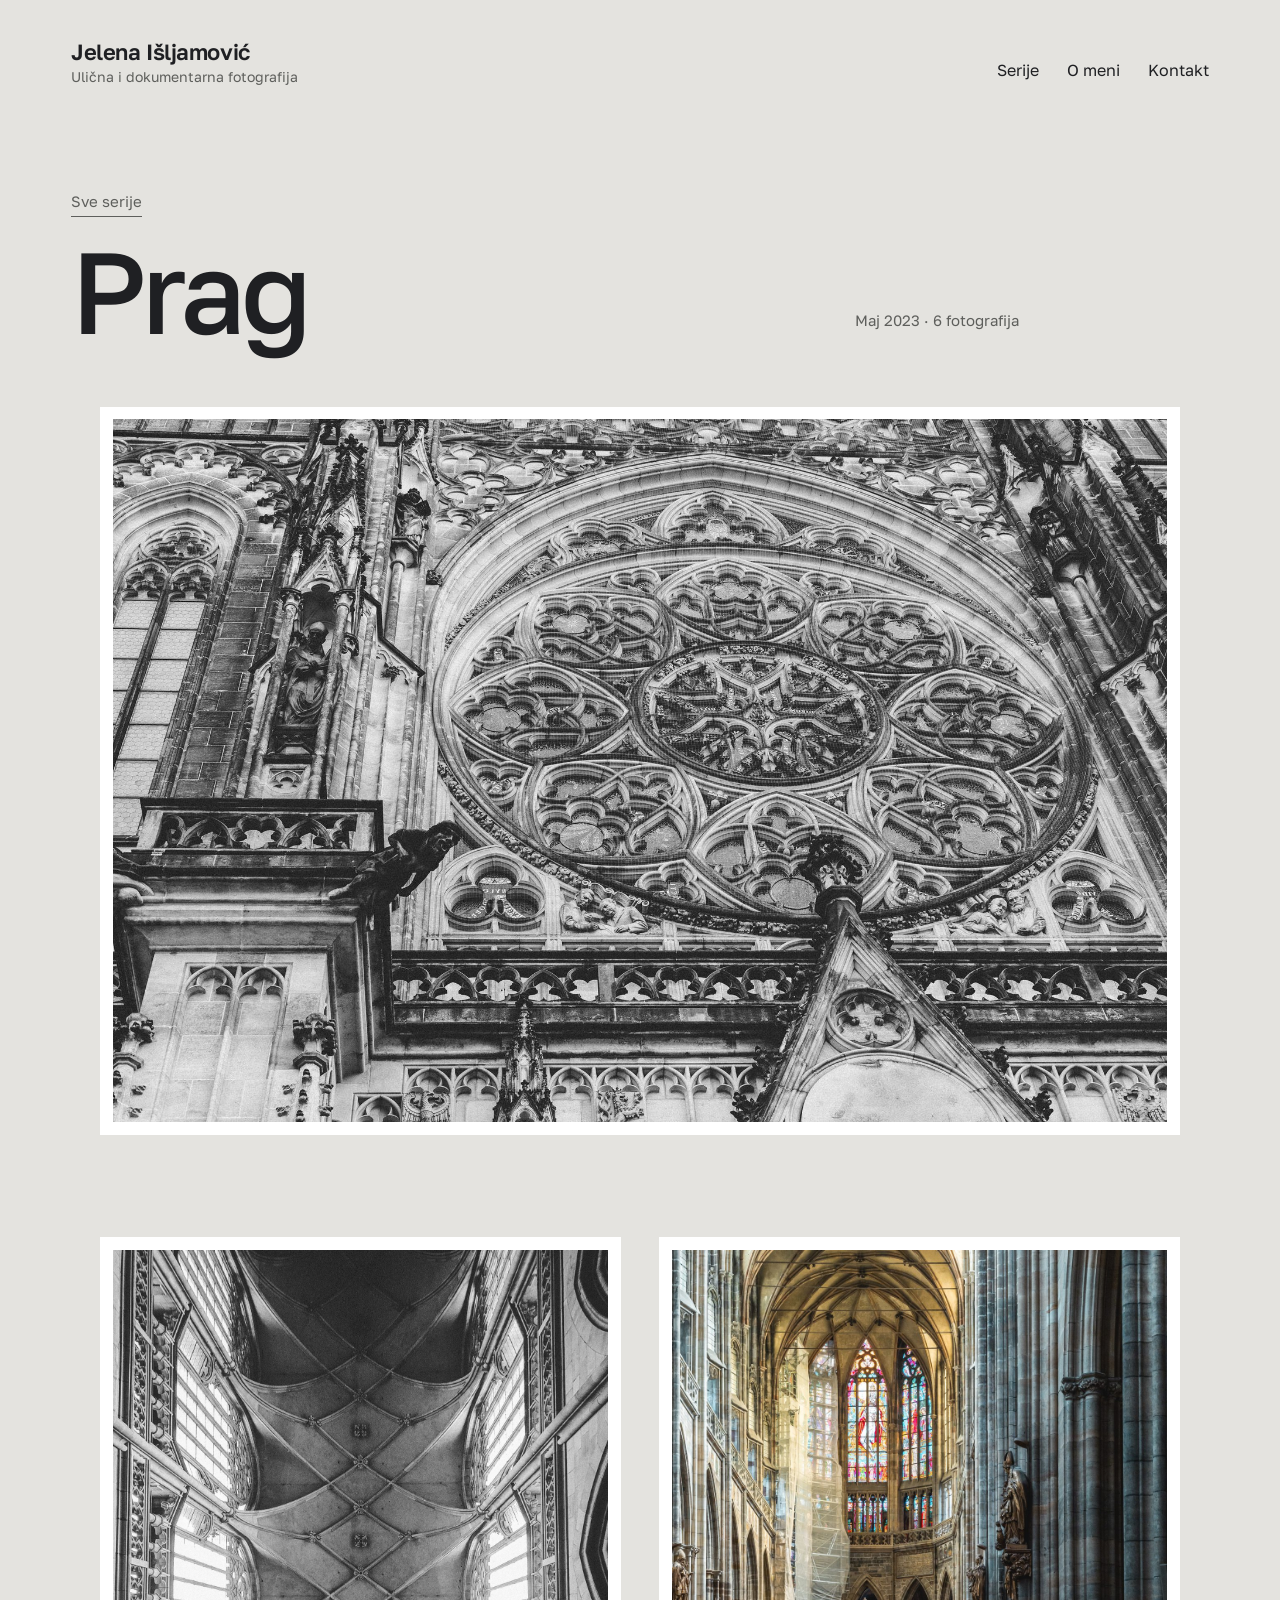
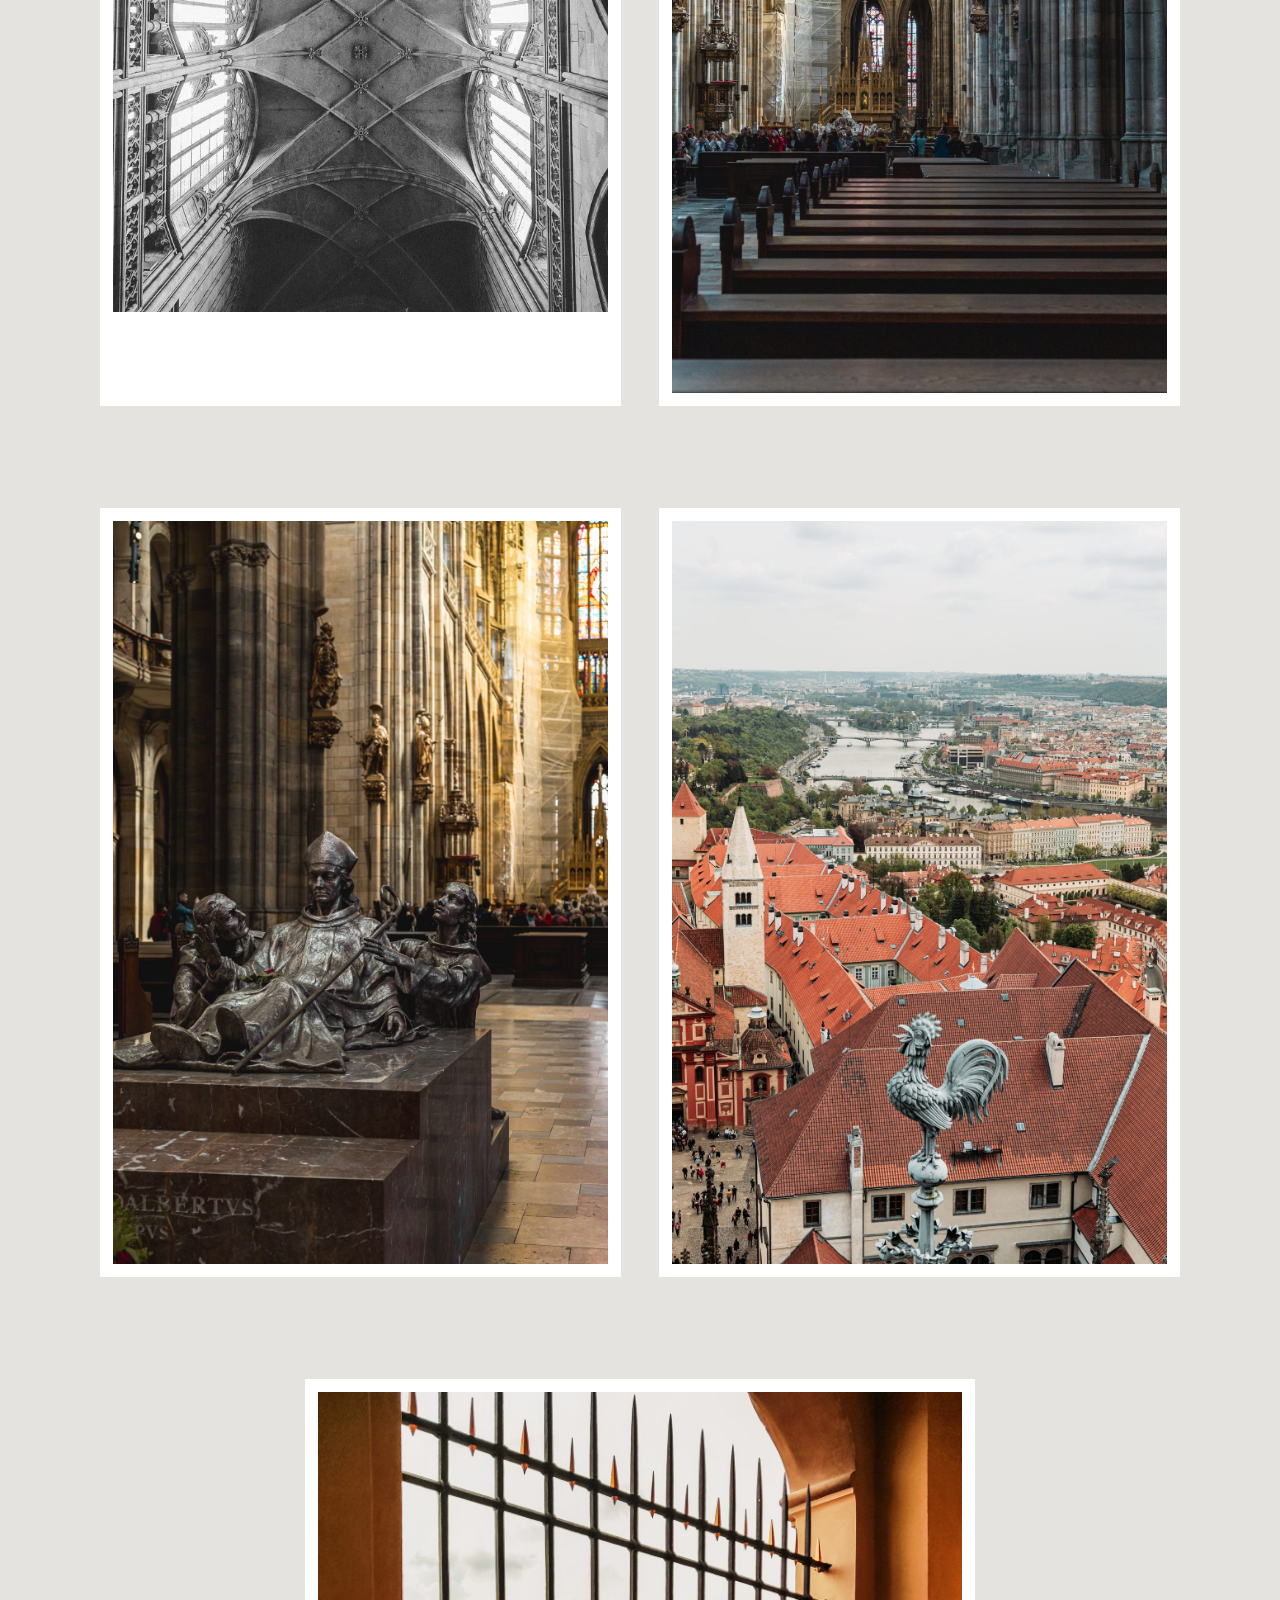
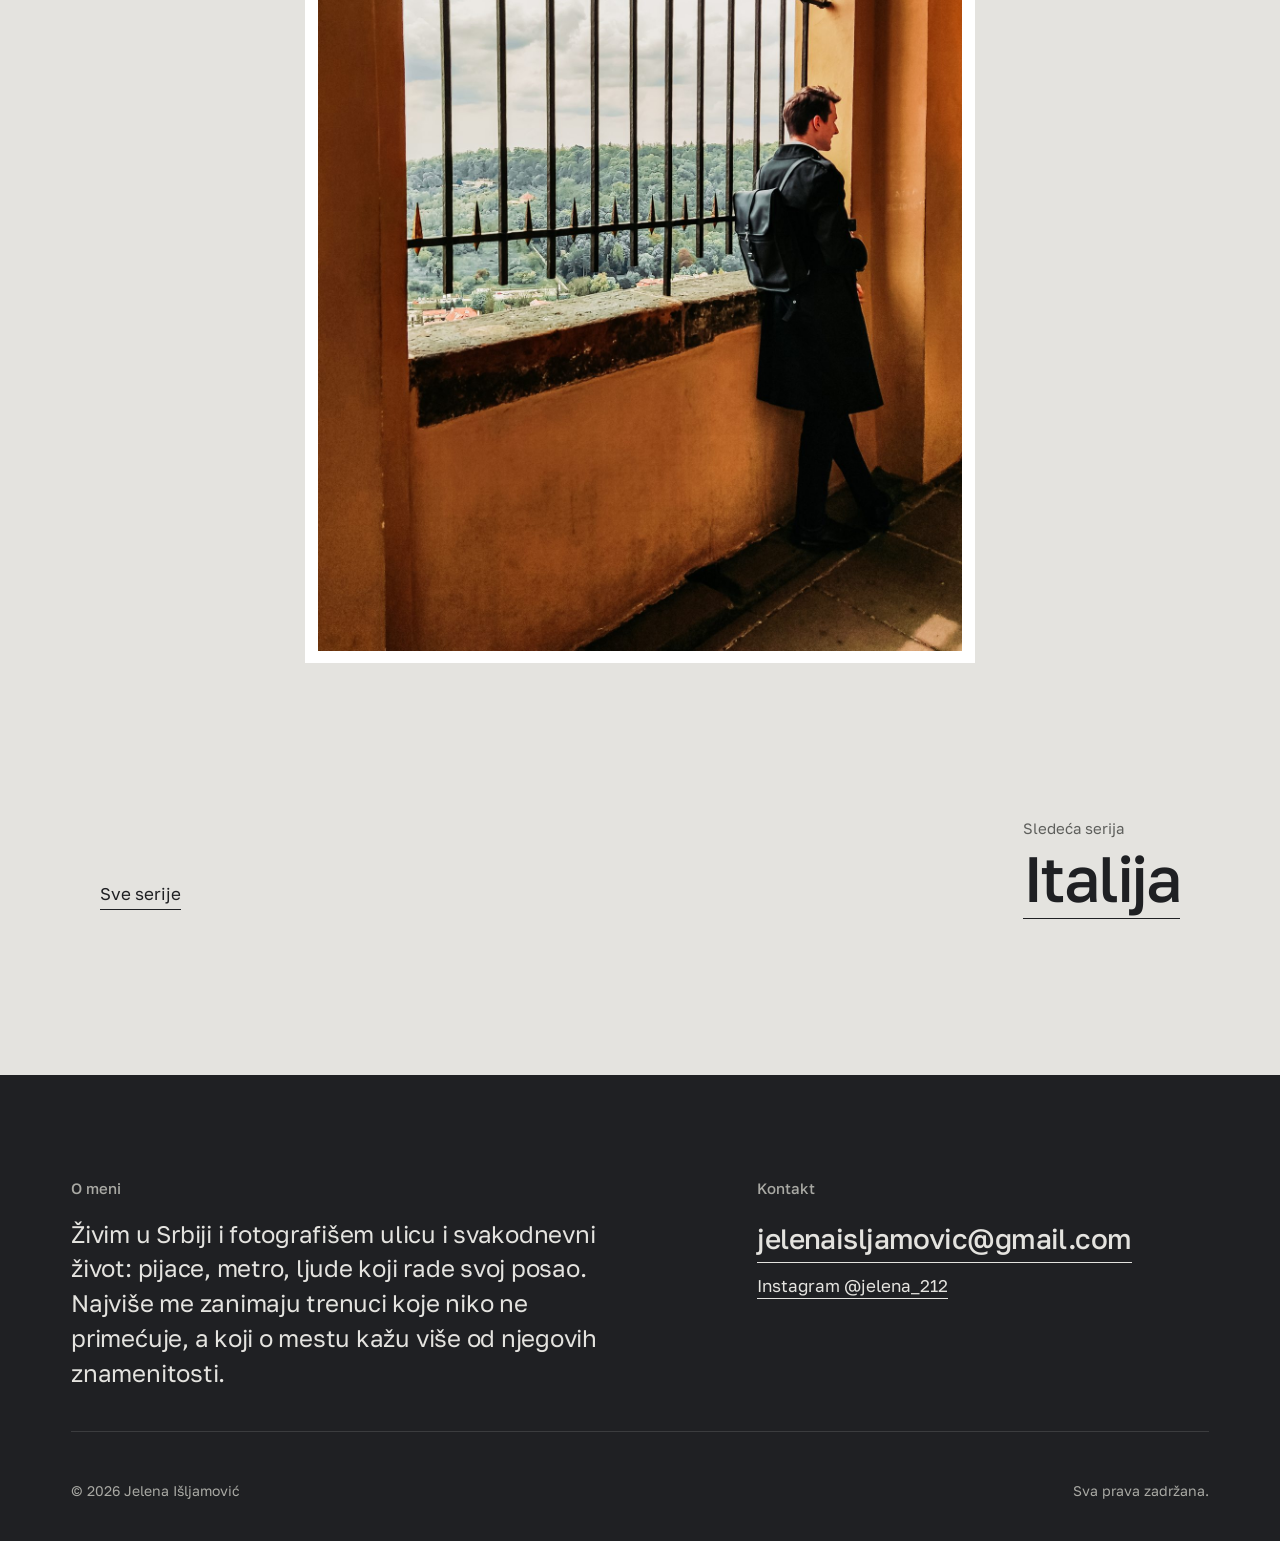
<file: prag.html>
<!doctype html>
<html lang="sr-Latn">
<head>
<meta charset="utf-8">
<meta name="viewport" content="width=device-width, initial-scale=1">
<title>Prag — Jelena Išljamović</title>
<meta name="description" content="Ulična i dokumentarna fotografija — Jelena Išljamović">
<link rel="icon" href="data:image/svg+xml,%3Csvg xmlns='http://www.w3.org/2000/svg' viewBox='0 0 32 32'%3E%3Crect width='32' height='32' fill='%23E4E3DF'/%3E%3Cellipse cx='16' cy='16' rx='11' ry='9' fill='none' stroke='%23B8322A' stroke-width='3'/%3E%3C/svg%3E">
<link rel="preconnect" href="https://fonts.googleapis.com">
<link rel="preconnect" href="https://fonts.gstatic.com" crossorigin>
<link href="https://fonts.googleapis.com/css2?family=Golos+Text:wght@400;500;600&display=swap" rel="stylesheet">
<link rel="stylesheet" href="style.css">
</head>
<body>
<div class="wrap">
<header class="top">
  <a class="brand" href="index.html"><span class="name">Jelena Išljamović</span><span class="tag">Ulična i dokumentarna fotografija</span></a>
  <nav class="nav" aria-label="Glavni meni">
    <a href="index.html#serije">Serije</a>
    <a href="index.html#o-meni">O meni</a>
    <a href="index.html#kontakt">Kontakt</a>
  </nav>
</header>
<main>
<div class="story-head">
  <a class="back link" href="index.html#serije">Sve serije</a>
  <h1>Prag</h1>
  <p class="when">Maj 2023 · 6 fotografija</p>
</div>
<div class="photos">
  <figure><div class="mat"><a class="zoom" id="f-9256" href="img/prg-img_9256.jpg" data-caption=""><img src="img/prg-img_9256.jpg" alt="Rozeta katedrale Svetog Vida" loading="lazy"></a></div></figure>
  <figure><div class="pair"><div class="mat"><a class="zoom" id="f-110109" href="img/prg-img_20230502_110109.jpg" data-caption=""><img src="img/prg-img_20230502_110109.jpg" alt="Svod katedrale" loading="lazy"></a></div><div class="mat"><a class="zoom" id="f-9258" href="img/prg-img_9258.jpg" data-caption=""><img src="img/prg-img_9258.jpg" alt="Brodovi katedrale" loading="lazy"></a></div></div></figure>
  <figure><div class="pair"><div class="mat"><a class="zoom" id="f-9260" href="img/prg-img_9260.jpg" data-caption=""><img src="img/prg-img_9260.jpg" alt="Grobnica u katedrali" loading="lazy"></a></div><div class="mat"><a class="zoom" id="f-9280" href="img/prg-img_9280.jpg" data-caption=""><img src="img/prg-img_9280.jpg" alt="Krovovi Praga odozgo" loading="lazy"></a></div></div></figure>
  <figure><div class="mat v"><a class="zoom" id="f-115839" href="img/prg-img_20230502_115839.jpg" data-caption=""><img src="img/prg-img_20230502_115839.jpg" alt="Pogled kroz rešetke na kuli" loading="lazy"></a></div></figure>
</div>
<nav class="next" aria-label="Dalje">
  <a class="link" href="index.html#serije">Sve serije</a>
  <a href="italija.html"><span class="label">Sledeća serija</span><span class="big link">Italija</span></a>
</nav>
</main>
</div>
<footer class="foot">
  <div class="wrap">
    <div class="about" id="o-meni"><h2>O meni</h2><p>Živim u Srbiji i fotografišem ulicu i svakodnevni život: pijace, metro, ljude koji rade svoj posao. Najviše me zanimaju trenuci koje niko ne primećuje, a koji o mestu kažu više od njegovih znamenitosti.</p></div>
    <div class="contact" id="kontakt"><h2>Kontakt</h2><p><a class="mail link" href="mailto:jelenaisljamovic@gmail.com">jelenaisljamovic@gmail.com</a></p><p><a class="link" href="https://www.instagram.com/jelena_212/">Instagram @jelena_212</a></p></div>
    <div class="fine"><span>© 2026 Jelena Išljamović</span><span>Sva prava zadržana.</span></div>
  </div>
</footer>
<script src="lightbox.js"></script>
</body>
</html>
</file>
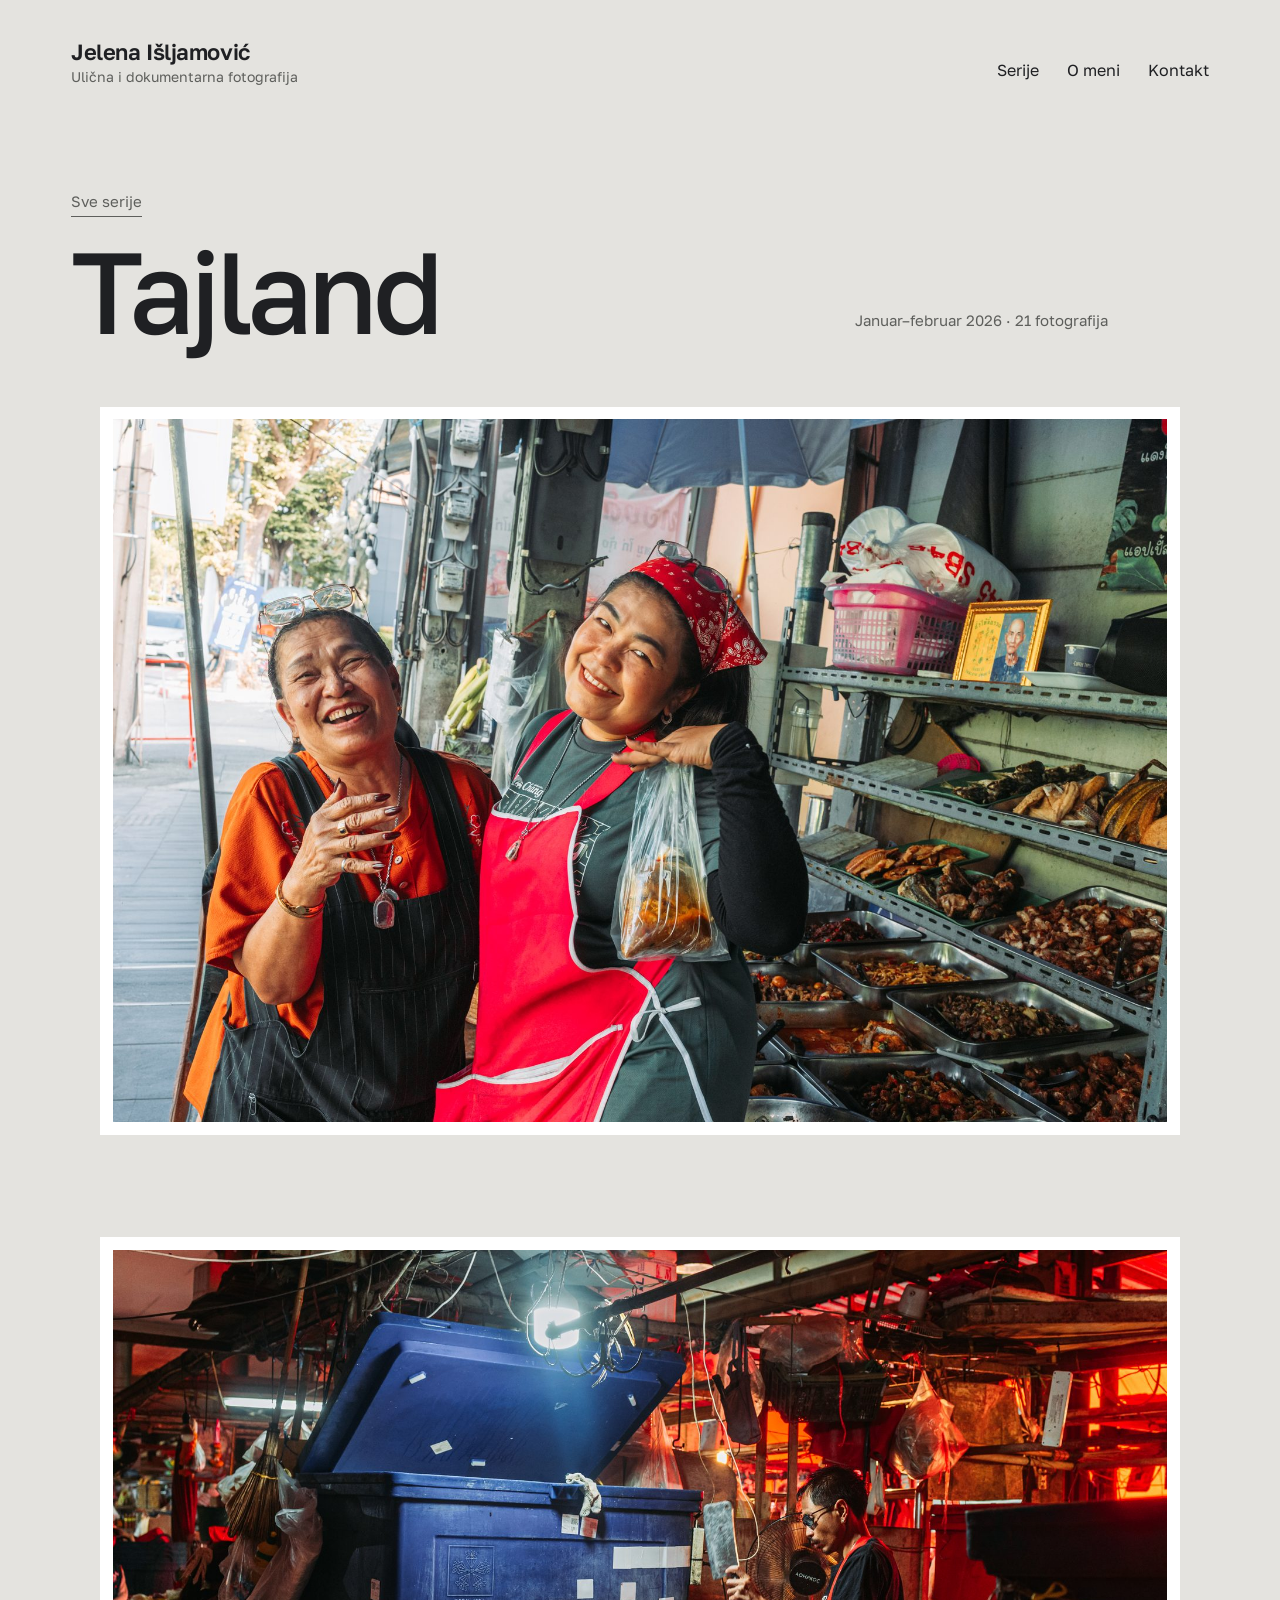
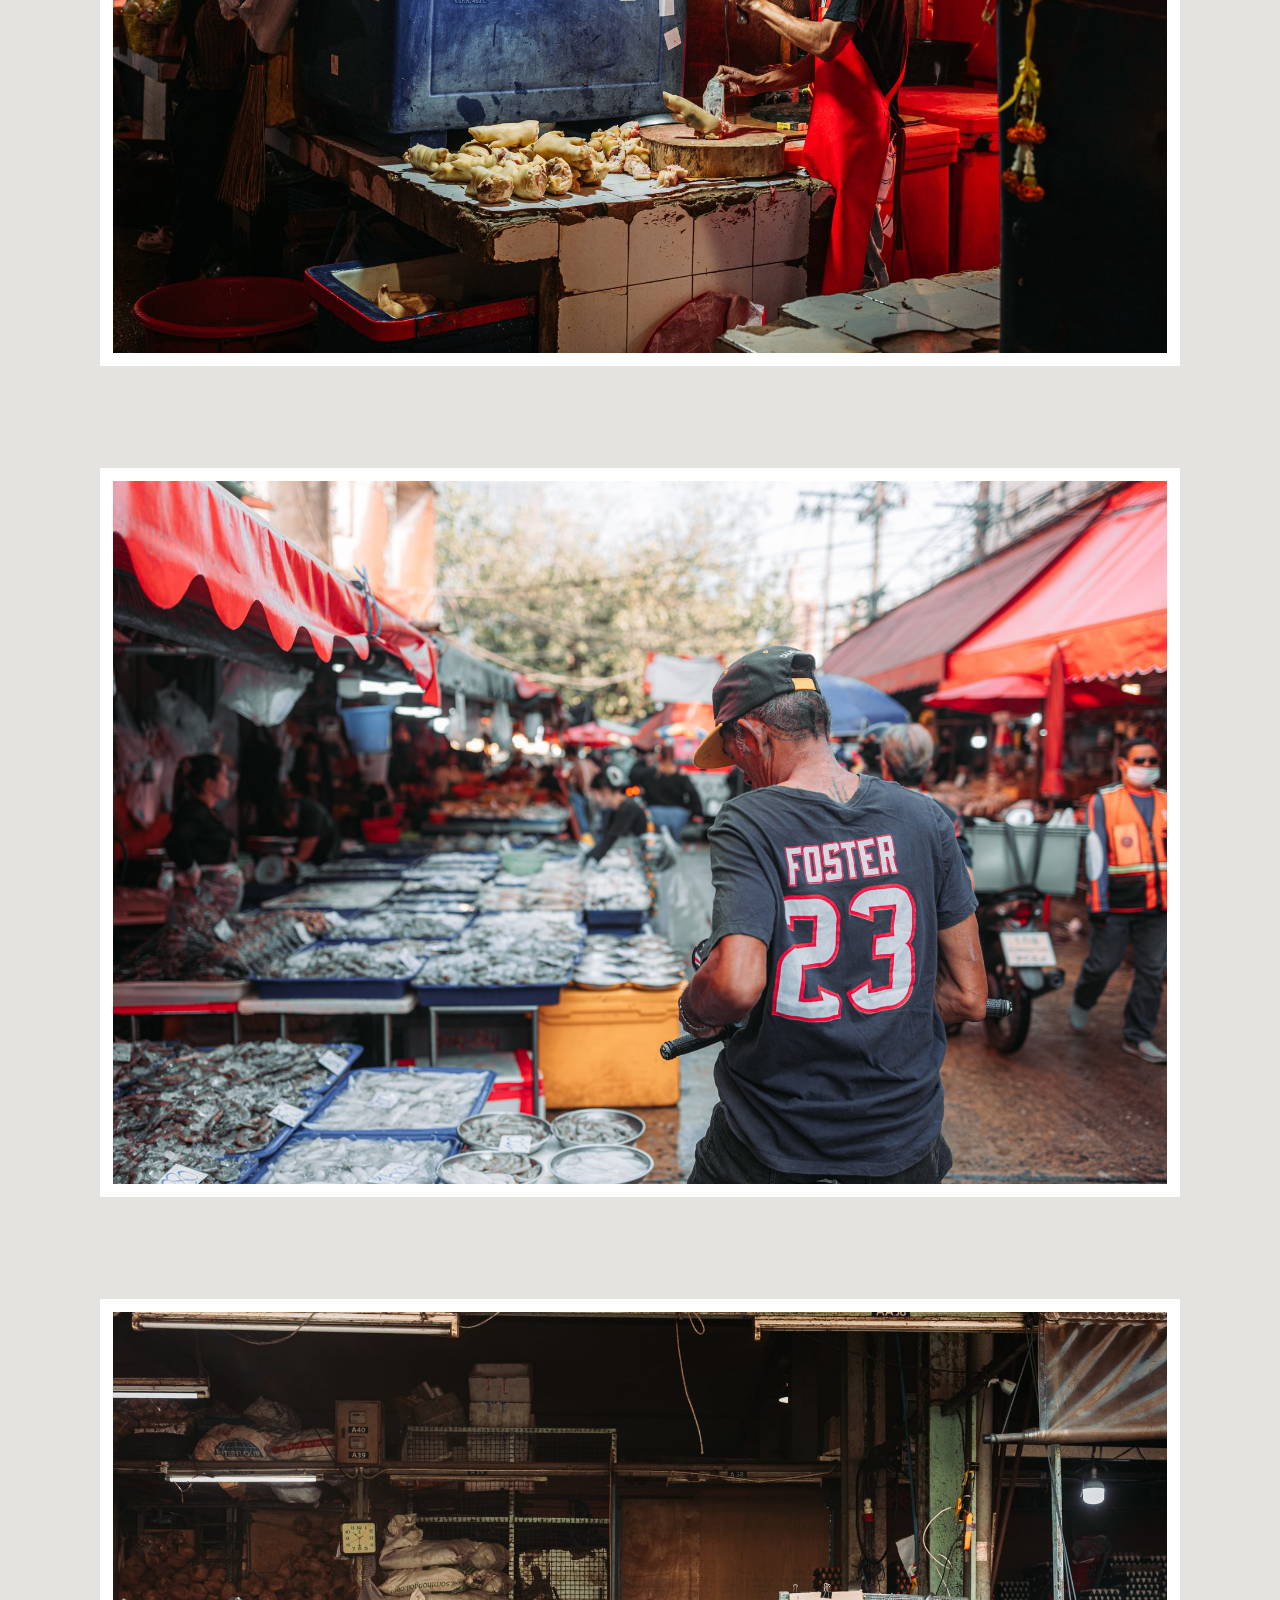
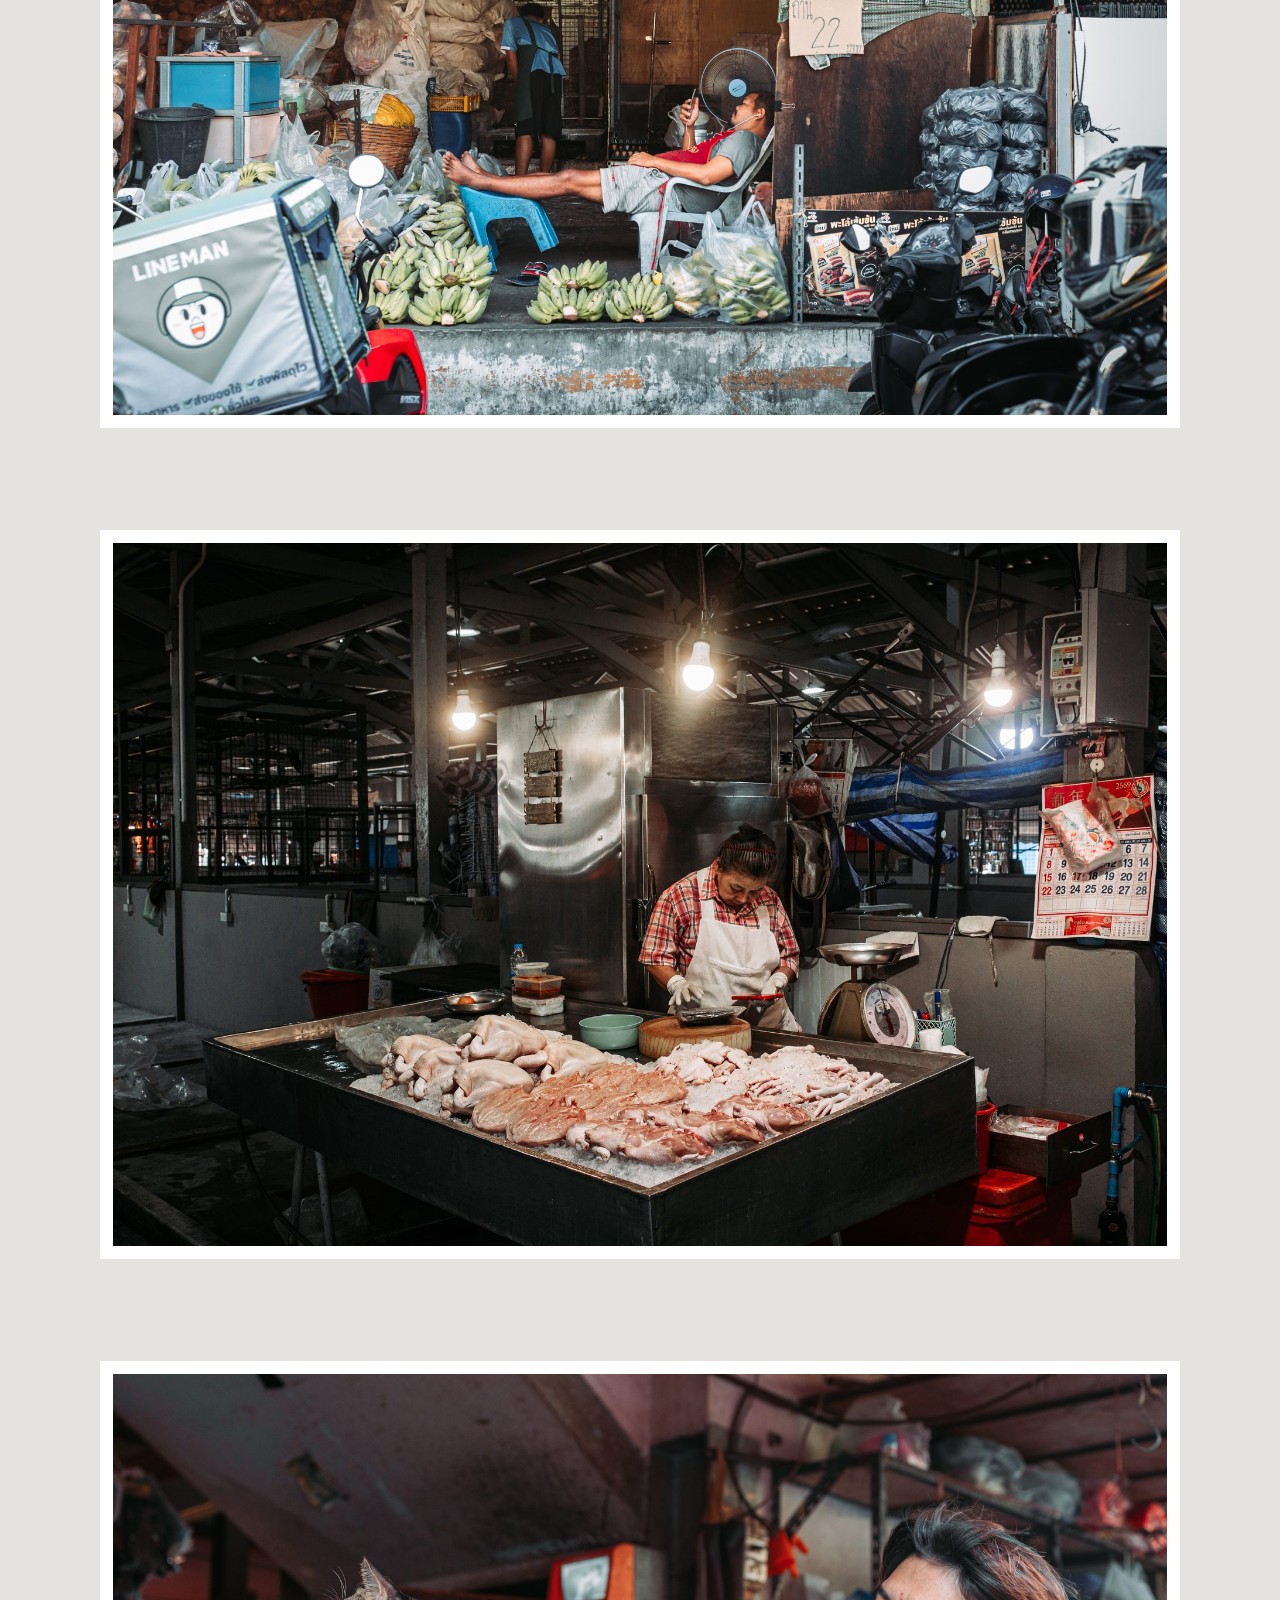
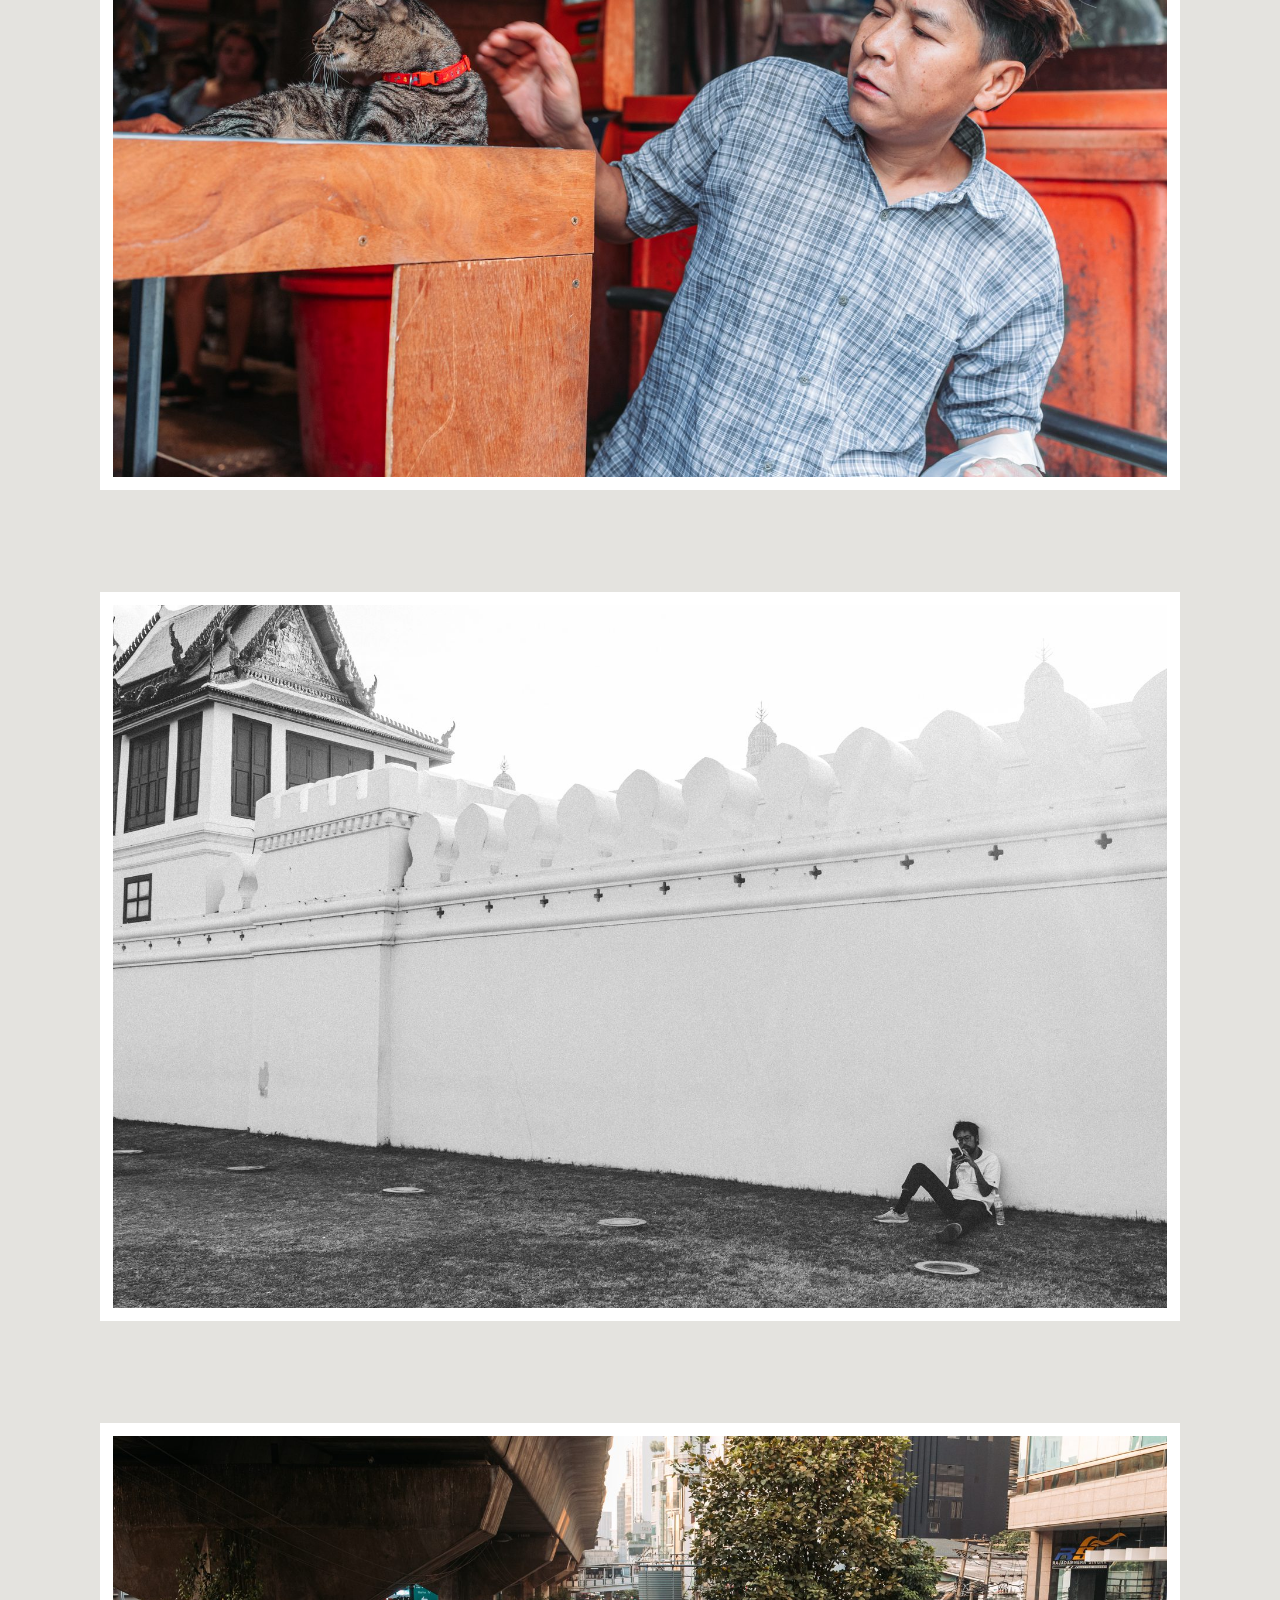
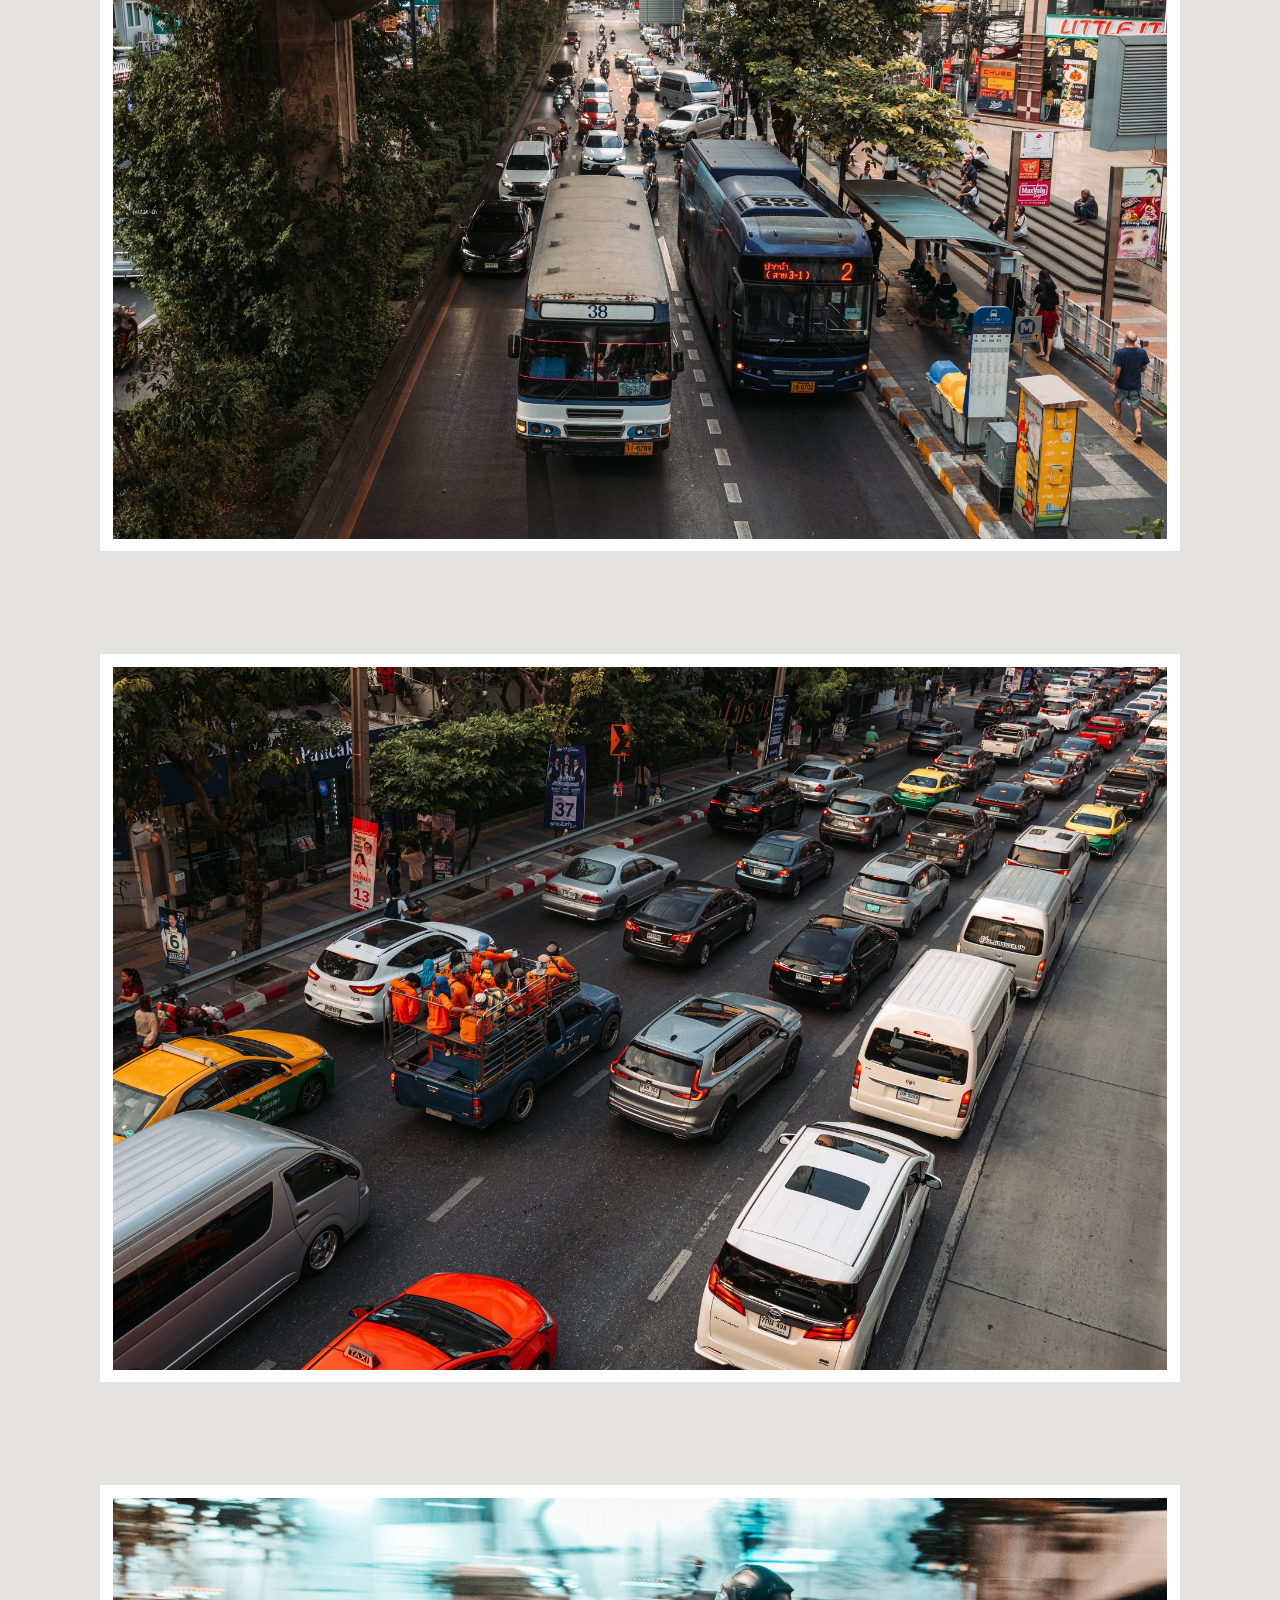
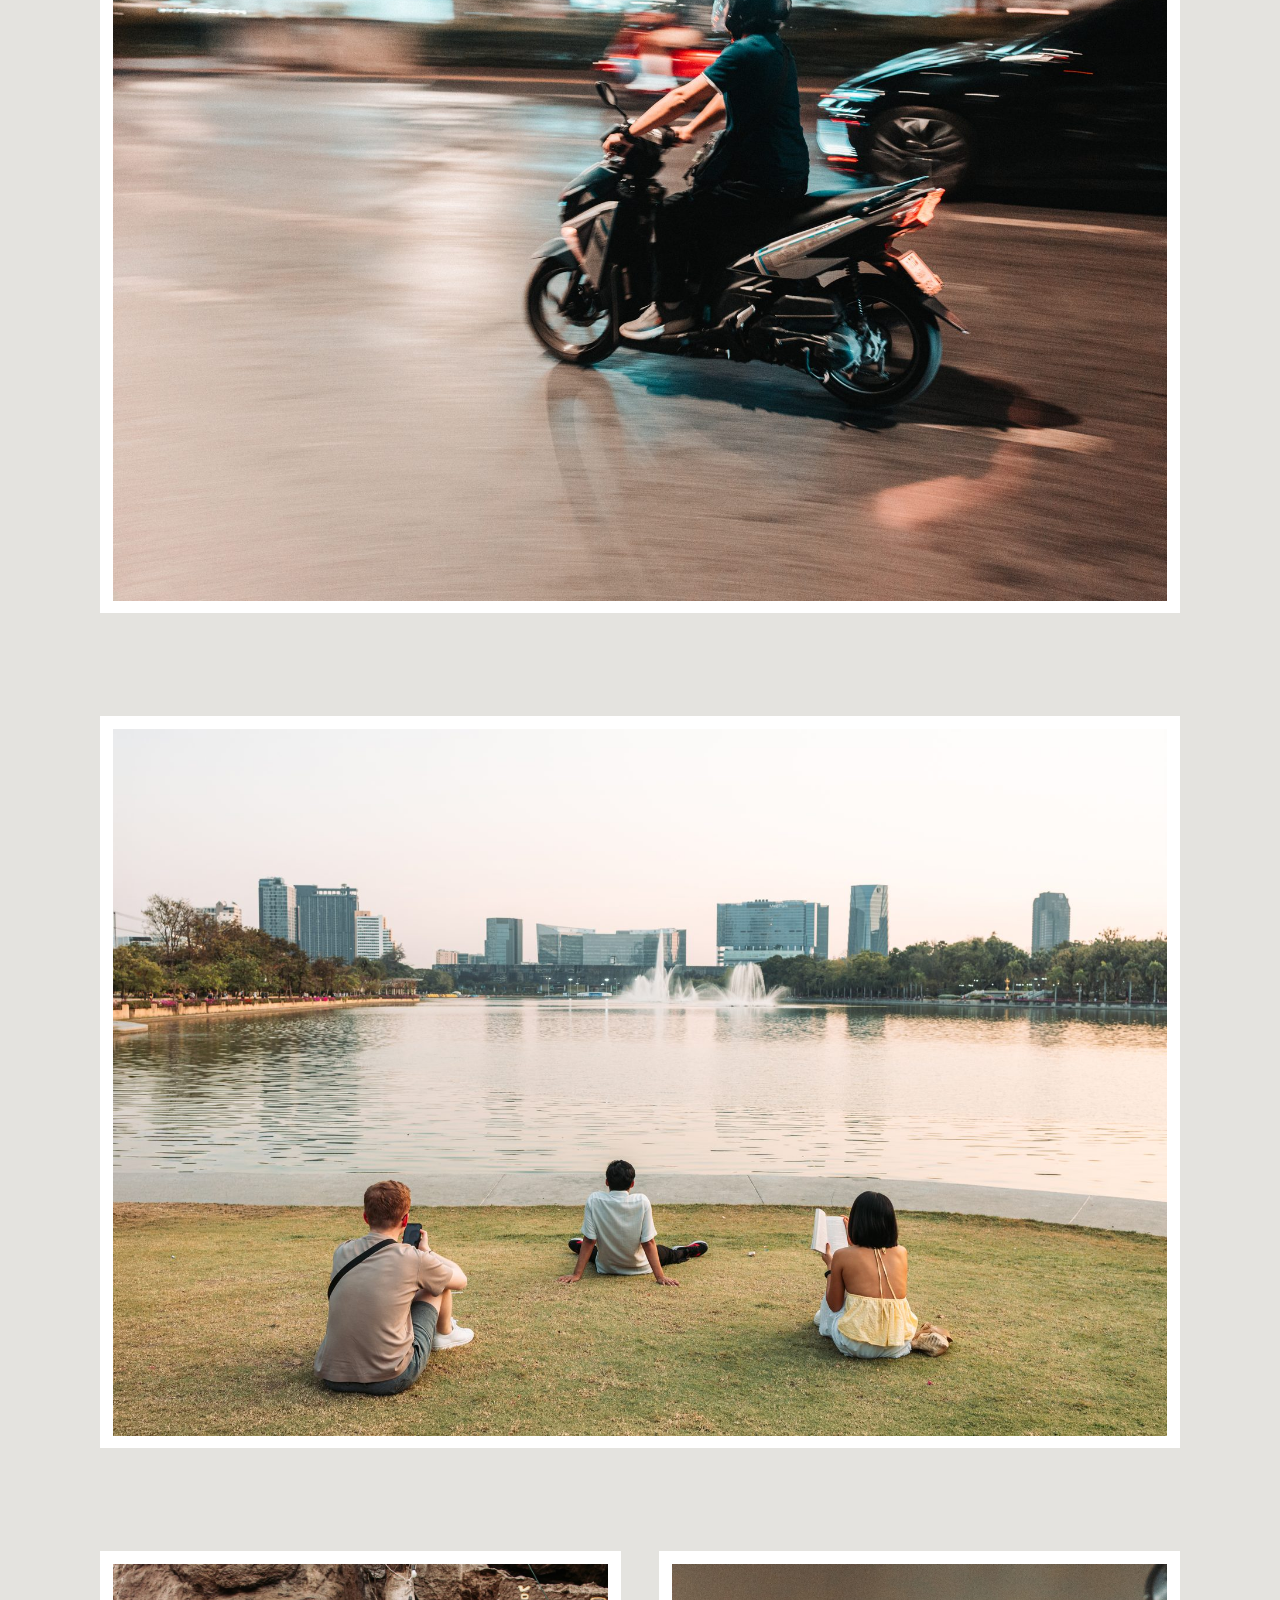
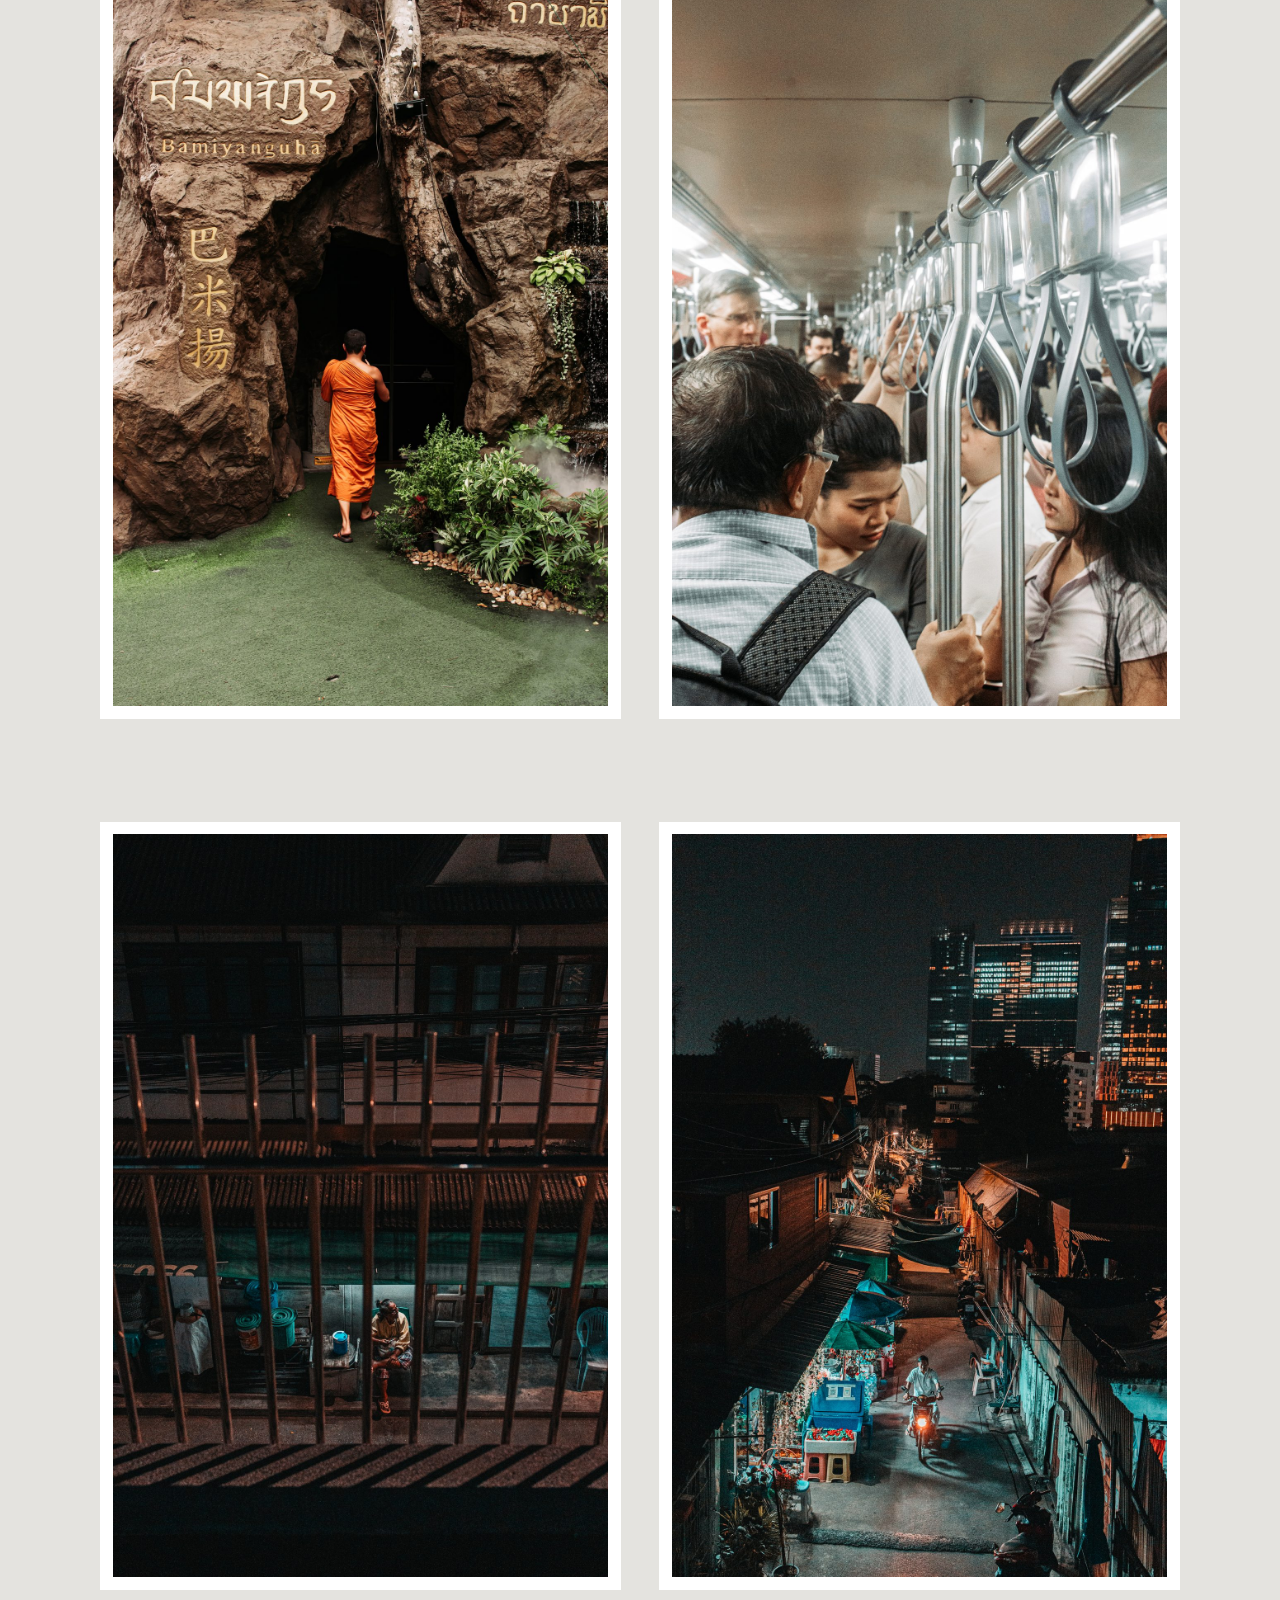
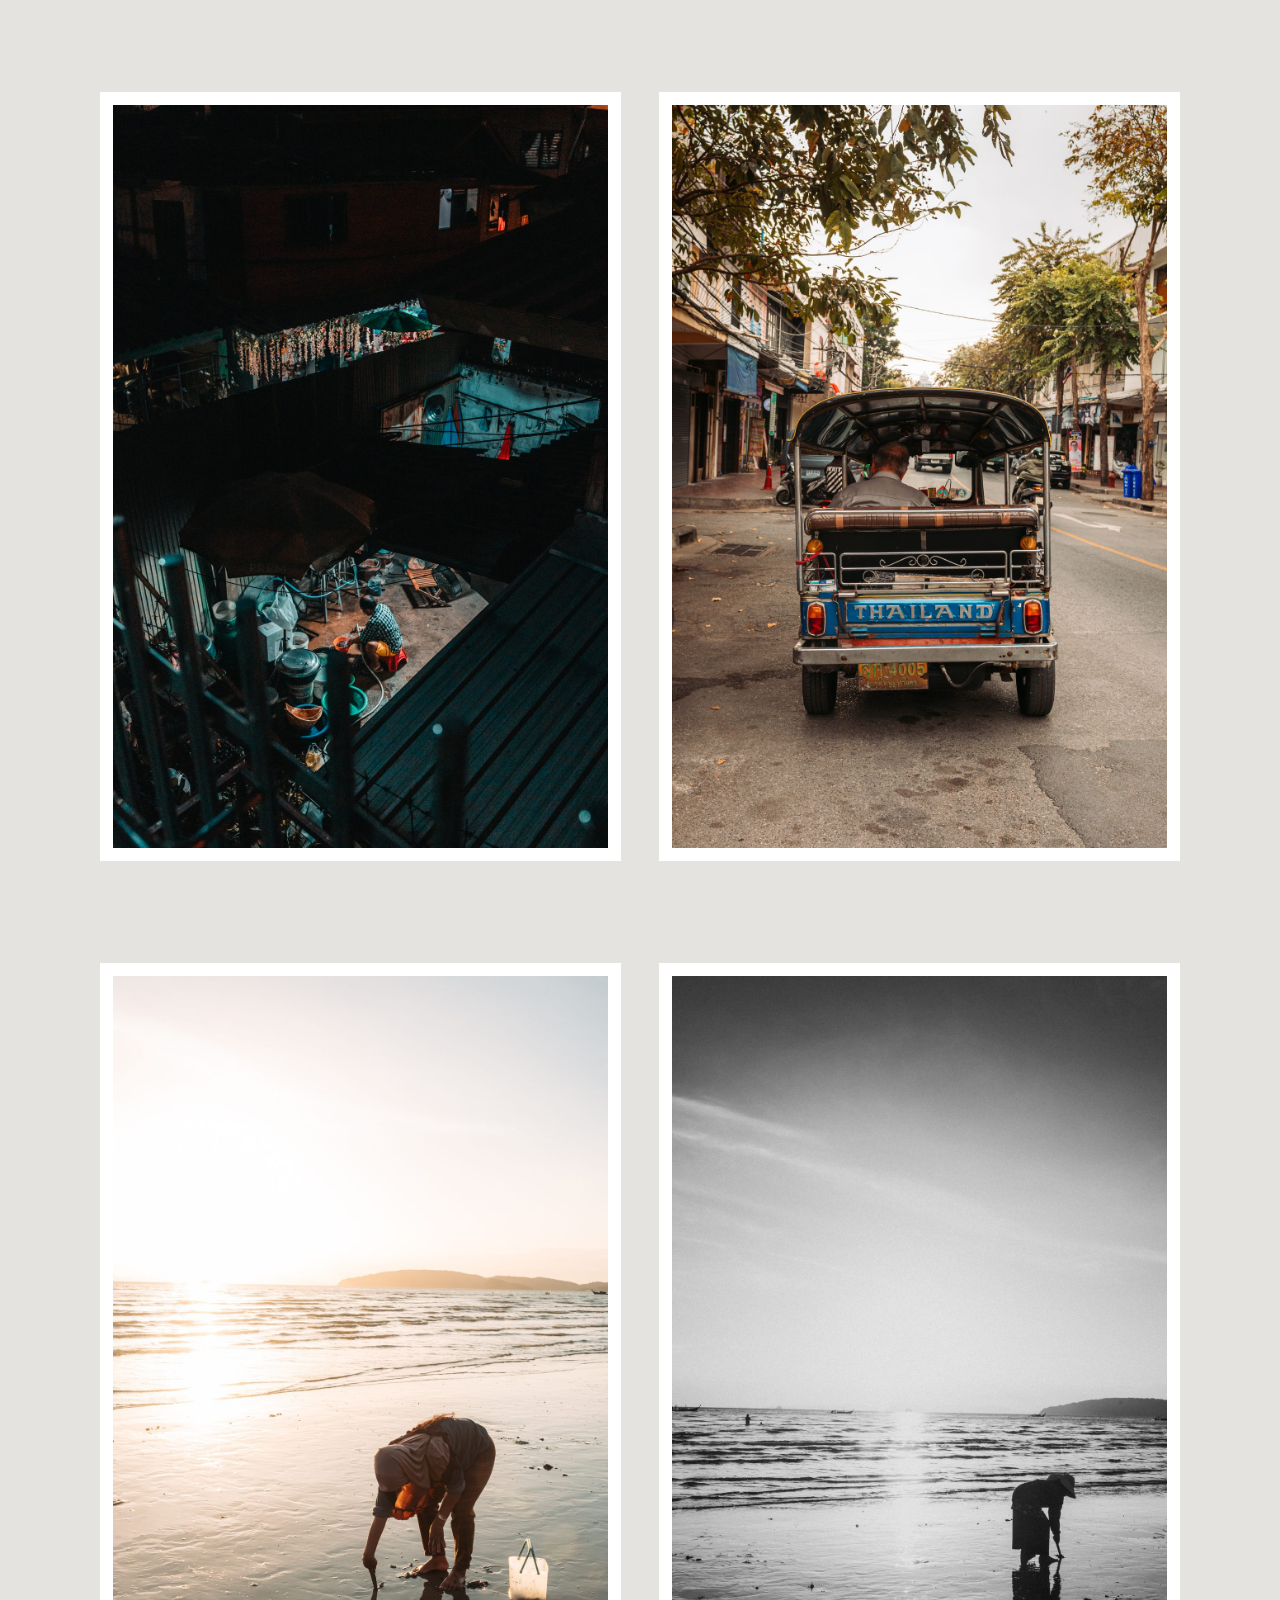
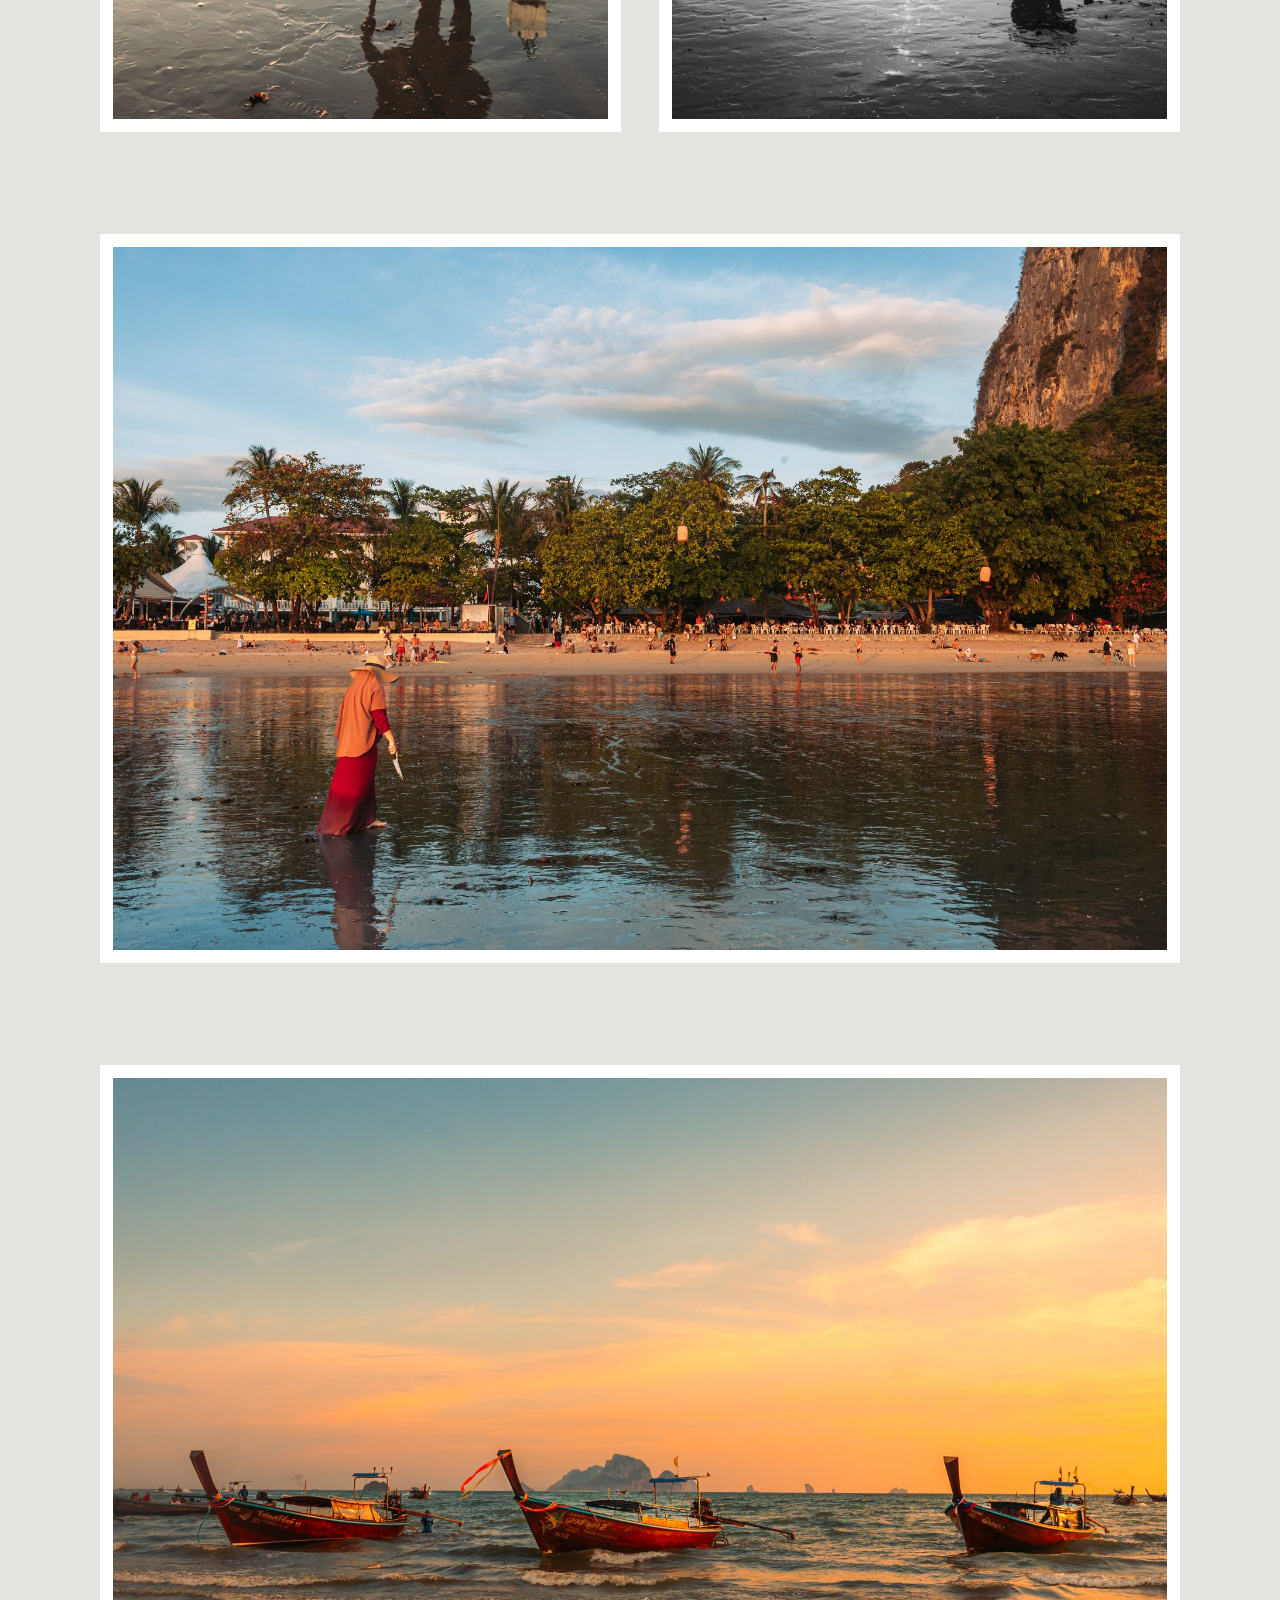
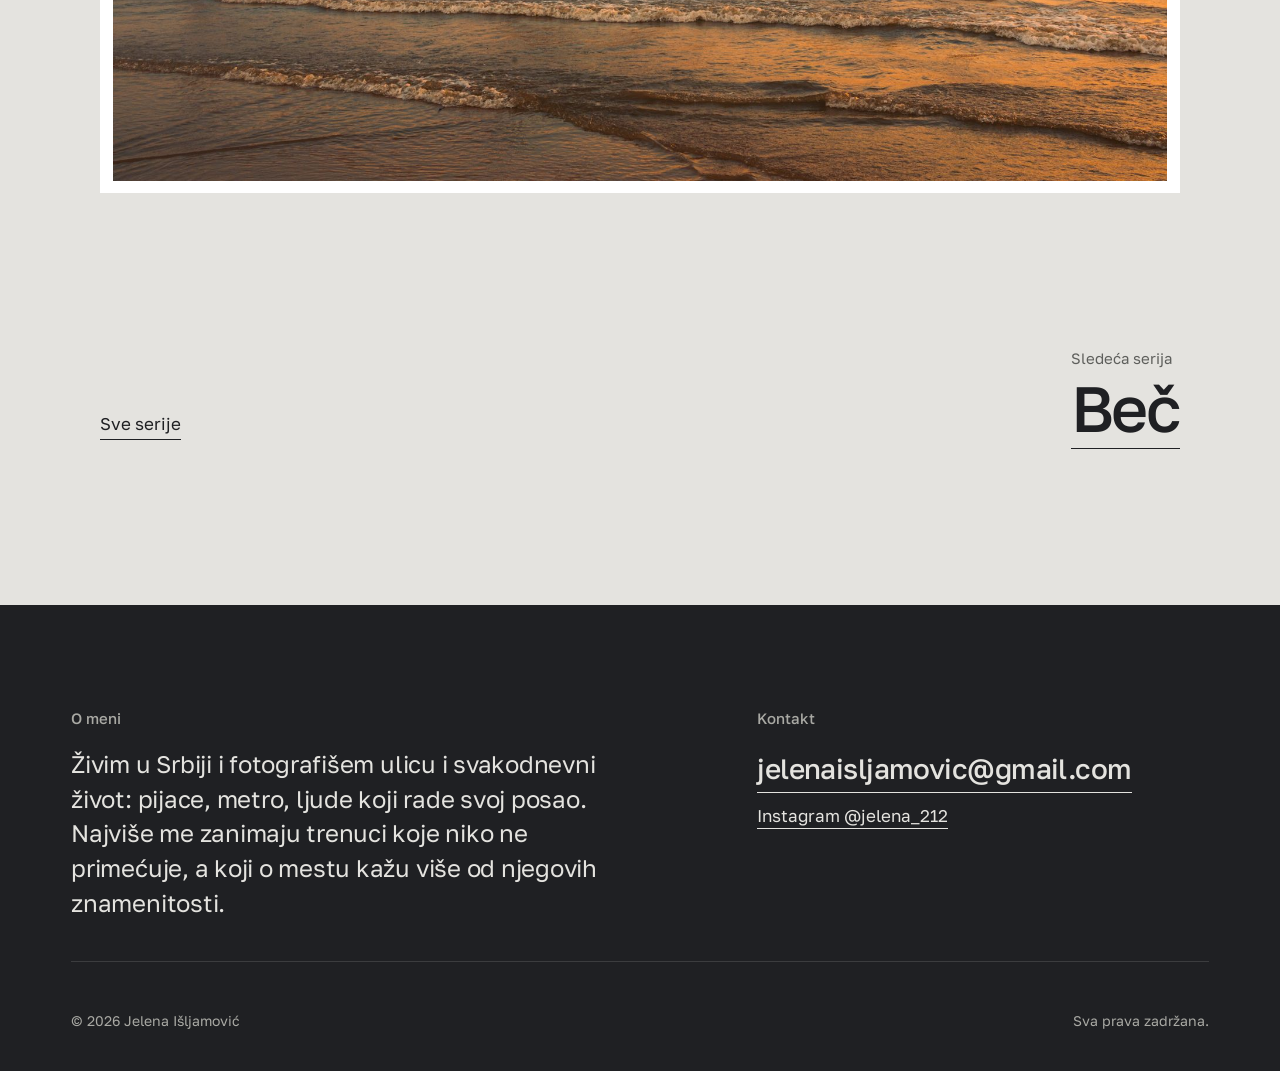
<file: tajland.html>
<!doctype html>
<html lang="sr-Latn">
<head>
<meta charset="utf-8">
<meta name="viewport" content="width=device-width, initial-scale=1">
<title>Tajland — Jelena Išljamović</title>
<meta name="description" content="Ulična i dokumentarna fotografija — Jelena Išljamović">
<link rel="icon" href="data:image/svg+xml,%3Csvg xmlns='http://www.w3.org/2000/svg' viewBox='0 0 32 32'%3E%3Crect width='32' height='32' fill='%23E4E3DF'/%3E%3Cellipse cx='16' cy='16' rx='11' ry='9' fill='none' stroke='%23B8322A' stroke-width='3'/%3E%3C/svg%3E">
<link rel="preconnect" href="https://fonts.googleapis.com">
<link rel="preconnect" href="https://fonts.gstatic.com" crossorigin>
<link href="https://fonts.googleapis.com/css2?family=Golos+Text:wght@400;500;600&display=swap" rel="stylesheet">
<link rel="stylesheet" href="style.css">
</head>
<body>
<div class="wrap">
<header class="top">
  <a class="brand" href="index.html"><span class="name">Jelena Išljamović</span><span class="tag">Ulična i dokumentarna fotografija</span></a>
  <nav class="nav" aria-label="Glavni meni">
    <a href="index.html#serije">Serije</a>
    <a href="index.html#o-meni">O meni</a>
    <a href="index.html#kontakt">Kontakt</a>
  </nav>
</header>
<main>
<div class="story-head">
  <a class="back link" href="index.html#serije">Sve serije</a>
  <h1>Tajland</h1>
  <p class="when">Januar–februar 2026 · 21 fotografija</p>
</div>
<div class="photos">
  <figure><div class="mat"><a class="zoom" id="f-7068" href="img/tj-cb6a7068-edit.jpg" data-caption=""><img src="img/tj-cb6a7068-edit.jpg" alt="Dve prodavačice se smeju na pijaci" loading="lazy"></a></div></figure>
  <figure><div class="mat"><a class="zoom" id="f-7105" href="img/tj-cb6a7105.jpg" data-caption=""><img src="img/tj-cb6a7105.jpg" alt="Prodavačica kod plavog frižidera, noću" loading="lazy"></a></div></figure>
  <figure><div class="mat"><a class="zoom" id="f-7103" href="img/tj-cb6a7103.jpg" data-caption=""><img src="img/tj-cb6a7103.jpg" alt="Čovek u dresu sa brojem 23 na ribljoj pijaci" loading="lazy"></a></div></figure>
  <figure><div class="mat"><a class="zoom" id="f-7130" href="img/tj-cb6a7130.jpg" data-caption=""><img src="img/tj-cb6a7130.jpg" alt="Prodavac odmara među bananama" loading="lazy"></a></div></figure>
  <figure><div class="mat"><a class="zoom" id="f-7090" href="img/tj-cb6a7090.jpg" data-caption=""><img src="img/tj-cb6a7090.jpg" alt="Prodavačica mesa na pijaci" loading="lazy"></a></div></figure>
  <figure><div class="mat"><a class="zoom" id="f-7126" href="img/tj-cb6a7126.jpg" data-caption=""><img src="img/tj-cb6a7126.jpg" alt="Mladić i mačka u tezgi" loading="lazy"></a></div></figure>
  <figure><div class="mat"><a class="zoom" id="f-7055" href="img/tj-cb6a7055.jpg" data-caption=""><img src="img/tj-cb6a7055.jpg" alt="Čovek sedi uz beli zid" loading="lazy"></a></div></figure>
  <figure><div class="mat"><a class="zoom" id="f-6571" href="img/tj-cb6a6571.jpg" data-caption=""><img src="img/tj-cb6a6571.jpg" alt="Autobusi ispod nadvožnjaka" loading="lazy"></a></div></figure>
  <figure><div class="mat"><a class="zoom" id="f-6575" href="img/tj-cb6a6575.jpg" data-caption=""><img src="img/tj-cb6a6575.jpg" alt="Monasi u kamionetu usred gužve, odozgo" loading="lazy"></a></div></figure>
  <figure><div class="mat"><a class="zoom" id="f-6616" href="img/tj-cb6a6616.jpg" data-caption=""><img src="img/tj-cb6a6616.jpg" alt="Motor u pokretu" loading="lazy"></a></div></figure>
  <figure><div class="mat"><a class="zoom" id="f-6579" href="img/tj-cb6a6579-edit.jpg" data-caption=""><img src="img/tj-cb6a6579-edit.jpg" alt="Ljudi na travi kraj jezera u parku" loading="lazy"></a></div></figure>
  <figure><div class="pair"><div class="mat"><a class="zoom" id="f-6696" href="img/tj-cb6a6696.jpg" data-caption=""><img src="img/tj-cb6a6696.jpg" alt="Monah ulazi u pećinu" loading="lazy"></a></div><div class="mat"><a class="zoom" id="f-6925" href="img/tj-cb6a6925.jpg" data-caption=""><img src="img/tj-cb6a6925.jpg" alt="Putnici u metrou" loading="lazy"></a></div></div></figure>
  <figure><div class="pair"><div class="mat"><a class="zoom" id="f-6602" href="img/tj-cb6a6602.jpg" data-caption=""><img src="img/tj-cb6a6602.jpg" alt="Noćni Bangkok odozgo, kroz ogradu" loading="lazy"></a></div><div class="mat"><a class="zoom" id="f-6603" href="img/tj-cb6a6603.jpg" data-caption=""><img src="img/tj-cb6a6603.jpg" alt="Uličica sa tezgama noću, odozgo" loading="lazy"></a></div></div></figure>
  <figure><div class="pair"><div class="mat"><a class="zoom" id="f-6604" href="img/tj-cb6a6604.jpg" data-caption=""><img src="img/tj-cb6a6604.jpg" alt="Krovovi i tezge noću, odozgo" loading="lazy"></a></div><div class="mat"><a class="zoom" id="f-6684" href="img/tj-cb6a6684.jpg" data-caption=""><img src="img/tj-cb6a6684.jpg" alt="Tuk-tuk na ulici" loading="lazy"></a></div></div></figure>
  <figure><div class="pair"><div class="mat"><a class="zoom" id="f-7310" href="img/tj-cb6a7310.jpg" data-caption=""><img src="img/tj-cb6a7310.jpg" alt="Žena skuplja školjke u oseci" loading="lazy"></a></div><div class="mat"><a class="zoom" id="f-7322" href="img/tj-cb6a7322.jpg" data-caption=""><img src="img/tj-cb6a7322.jpg" alt="Žena na plaži u kontrasvetlu" loading="lazy"></a></div></div></figure>
  <figure><div class="mat"><a class="zoom" id="f-7336" href="img/tj-cb6a7336.jpg" data-caption=""><img src="img/tj-cb6a7336.jpg" alt="Žena u crvenom u plićaku" loading="lazy"></a></div></figure>
  <figure><div class="mat"><a class="zoom" id="f-7526" href="img/tj-cb6a7526.jpg" data-caption=""><img src="img/tj-cb6a7526.jpg" alt="Čamci u zalazak sunca" loading="lazy"></a></div></figure>
</div>
<nav class="next" aria-label="Dalje">
  <a class="link" href="index.html#serije">Sve serije</a>
  <a href="bec.html"><span class="label">Sledeća serija</span><span class="big link">Beč</span></a>
</nav>
</main>
</div>
<footer class="foot">
  <div class="wrap">
    <div class="about" id="o-meni"><h2>O meni</h2><p>Živim u Srbiji i fotografišem ulicu i svakodnevni život: pijace, metro, ljude koji rade svoj posao. Najviše me zanimaju trenuci koje niko ne primećuje, a koji o mestu kažu više od njegovih znamenitosti.</p></div>
    <div class="contact" id="kontakt"><h2>Kontakt</h2><p><a class="mail link" href="mailto:jelenaisljamovic@gmail.com">jelenaisljamovic@gmail.com</a></p><p><a class="link" href="https://www.instagram.com/jelena_212/">Instagram @jelena_212</a></p></div>
    <div class="fine"><span>© 2026 Jelena Išljamović</span><span>Sva prava zadržana.</span></div>
  </div>
</footer>
<script src="lightbox.js"></script>
</body>
</html>
</file>
<file: style.css>
/* Jelena Išljamović — fotografija. Paleta: Svetlomer, Grafit, Fiksir, Papir, Marker. */
:root{
  --bg:#E4E3DF; --ink:#1F2023; --muted:#5E5F5C; --paper:#FFFFFF; --film:#1F2023; --marker:#B8322A;
  --wrap:1240px; --pad:clamp(20px,4vw,56px);
}
*{box-sizing:border-box}
html{-webkit-text-size-adjust:100%;scroll-behavior:smooth}
@media (prefers-reduced-motion:reduce){html{scroll-behavior:auto}}
body{margin:0;background:var(--bg);color:var(--ink);font-family:'Golos Text',system-ui,sans-serif;font-size:17px;line-height:1.55;-webkit-font-smoothing:antialiased}
img{display:block;max-width:100%}
a{color:inherit;text-decoration:none}
a:focus-visible,button:focus-visible{outline:2px solid var(--ink);outline-offset:4px}
.wrap{max-width:var(--wrap);margin:0 auto;padding:0 var(--pad)}
.muted{color:var(--muted)}

/* Linkovi sa podvlakom koja se pojavi na hover */
.link{background:linear-gradient(currentColor,currentColor) 0 100%/100% 1px no-repeat;padding-bottom:3px;transition:background-size .3s ease}
.link:hover{background-size:0 1px;background-position:100% 100%}
.nav a{background:linear-gradient(currentColor,currentColor) 0 100%/0 1px no-repeat;padding-bottom:3px;transition:background-size .3s ease}
.nav a:hover,.nav a[aria-current]{background-size:100% 1px}

/* Zaglavlje */
.top{display:flex;flex-wrap:wrap;justify-content:space-between;align-items:flex-end;gap:16px 32px;padding:40px 0 0}
.brand{display:flex;flex-direction:column;gap:2px}
.name{font-size:22px;font-weight:600;letter-spacing:-.02em;line-height:1.1}
.tag{font-size:14px;color:var(--muted)}
.nav{display:flex;gap:28px;font-size:16px;padding-bottom:2px}

/* Početna: uvod i kontaktni list */
.intro-line{margin:clamp(56px,9vw,120px) 0 clamp(36px,5vw,56px);font-size:clamp(34px,5.4vw,68px);font-weight:500;letter-spacing:-.035em;line-height:1.04;max-width:15ch}
.sheet{background:var(--paper);padding:clamp(10px,1.8vw,22px);display:flex;flex-direction:column;gap:clamp(8px,1.2vw,14px);box-shadow:0 1px 0 rgba(31,32,35,.06),0 24px 48px -28px rgba(31,32,35,.35)}
.strip{background:var(--film);padding:8px clamp(8px,1vw,12px) 14px}
.row{display:grid;grid-template-columns:repeat(6,minmax(0,1fr));gap:clamp(6px,.8vw,10px)}
.frame{display:flex;flex-direction:column;gap:5px}
.num{font-size:10px;color:#A9A9A4;font-weight:500;letter-spacing:.04em}
.shot{position:relative}
.shot a{display:block}
.shot img{width:100%;aspect-ratio:3/2;object-fit:contain;background:var(--film);transition:opacity .2s}
.shot a:hover img{opacity:.8}
.mark{position:absolute;left:-16%;top:-26%;width:132%;height:152%;overflow:visible;pointer-events:none}
.mark path{stroke-dasharray:1;stroke-dashoffset:1;animation:draw 1.2s .8s cubic-bezier(.6,.1,.3,1) forwards}
@keyframes draw{to{stroke-dashoffset:0}}
@media (prefers-reduced-motion:reduce){.mark path{animation:none;stroke-dashoffset:0}}
.lead{display:flex;flex-wrap:wrap;justify-content:space-between;align-items:baseline;gap:12px 24px;padding-top:22px}
.lead h2{margin:0;font-size:clamp(26px,3vw,36px);font-weight:500;letter-spacing:-.025em;line-height:1.1}
.lead .meta{margin:0 0 0 14px;font-size:15px;color:var(--muted);display:inline}
.cta{font-size:16px;font-weight:500}

/* Spisak serija */
.series-list{padding-top:clamp(96px,12vw,160px)}
.section-title{margin:0 0 clamp(32px,4vw,48px);font-size:15px;font-weight:500;color:var(--muted)}
.series{display:grid;grid-template-columns:repeat(12,minmax(0,1fr));gap:0 clamp(20px,3vw,48px);align-items:end;margin-bottom:clamp(80px,10vw,140px)}
.series .cover{grid-column:1 / span 8;display:block;background:var(--paper);padding:clamp(8px,1vw,12px);overflow:hidden}
.series .cover img{width:100%;aspect-ratio:3/2;object-fit:cover;transition:transform .6s cubic-bezier(.2,.7,.2,1)}
.series .cover:hover img{transform:scale(1.025)}
.series .info{grid-column:9 / span 4;display:flex;flex-direction:column;gap:12px;padding-bottom:6px}
.series:nth-child(odd of .series) .cover{grid-column:5 / span 8;order:2}
.series:nth-child(odd of .series) .info{grid-column:1 / span 4;order:1}
.info h3{margin:0;font-size:clamp(36px,4.6vw,60px);font-weight:500;letter-spacing:-.035em;line-height:1}
.info .when{margin:0;font-size:15px;color:var(--muted)}
.info .blurb{margin:6px 0 0;max-width:32em}
.thumbs{display:grid;grid-template-columns:repeat(4,minmax(0,1fr));gap:6px;margin:14px 0 6px}
.thumbs a{display:block;overflow:hidden}
.thumbs img{width:100%;aspect-ratio:1/1;object-fit:cover;transition:opacity .2s}
.thumbs a:hover img{opacity:.8}
@media (prefers-reduced-motion:reduce){.series .cover img{transition:none}.series .cover:hover img{transform:none}}

/* Podnožje */
.foot{background:var(--ink);color:#E4E3DF;margin-top:clamp(40px,6vw,80px)}
.foot .wrap{display:grid;grid-template-columns:repeat(12,minmax(0,1fr));gap:40px clamp(20px,3vw,48px);padding-top:clamp(64px,8vw,112px);padding-bottom:40px}
.foot h2{margin:0 0 16px;font-size:15px;font-weight:500;color:#A9A9A4}
.about{grid-column:1 / span 6}
.about p{margin:0;font-size:clamp(20px,2vw,24px);line-height:1.45;letter-spacing:-.01em;max-width:30em}
.contact{grid-column:8 / span 5}
.contact .mail{display:inline-block;font-size:clamp(20px,2.2vw,28px);font-weight:500;letter-spacing:-.02em;word-break:break-word}
.contact p{margin:0 0 10px}
.fine{grid-column:1 / -1;display:flex;justify-content:space-between;flex-wrap:wrap;gap:8px;font-size:14px;color:#A9A9A4;padding-top:48px;border-top:1px solid rgba(228,227,223,.14)}

/* Stranica serije */
.story-head{padding:clamp(56px,8vw,104px) 0 clamp(40px,5vw,64px);display:grid;grid-template-columns:repeat(12,minmax(0,1fr));gap:20px clamp(20px,3vw,48px);align-items:end}
.story-head .back{grid-column:1 / -1;font-size:15px;color:var(--muted);justify-self:start}
.story-head h1{grid-column:1 / span 8;margin:0;font-size:clamp(52px,9vw,120px);font-weight:500;letter-spacing:-.045em;line-height:.92}
.story-head .when{grid-column:9 / span 4;margin:0 0 10px;font-size:15px;color:var(--muted)}
.story-head .intro{grid-column:1 / span 7;margin:8px 0 0;font-size:clamp(18px,1.6vw,21px);line-height:1.6}
.photos{display:flex;flex-direction:column;gap:clamp(56px,8vw,112px);max-width:1080px;margin:0 auto}
figure{margin:0}
.mat{background:var(--paper);padding:clamp(8px,1vw,14px)}
.mat img{width:100%;height:auto}
.mat.v{max-width:62%;margin:0 auto}
.pair{display:grid;grid-template-columns:repeat(2,minmax(0,1fr));gap:clamp(16px,3vw,40px)}
figcaption{margin-top:14px;font-size:14px;line-height:1.5;color:var(--muted)}
a.zoom{display:block;cursor:zoom-in}
.next{display:flex;flex-wrap:wrap;justify-content:space-between;align-items:flex-end;gap:24px;padding:clamp(96px,12vw,160px) 0 clamp(56px,7vw,88px);max-width:1080px;margin:0 auto}
.next .label{display:block;font-size:15px;color:var(--muted);margin-bottom:6px}
.next .big{font-size:clamp(36px,5vw,64px);font-weight:500;letter-spacing:-.035em;line-height:1}

/* Prikaz preko celog ekrana */
.lb{position:fixed;inset:0;z-index:50;background:rgba(20,21,23,.97);display:flex;align-items:center;justify-content:center;padding:56px 72px}
.lb[hidden]{display:none}
.lb-fig{margin:0;display:flex;flex-direction:column;align-items:center;gap:12px;max-width:100%;max-height:100%}
.lb-fig img{max-width:100%;max-height:calc(100vh - 140px);width:auto;height:auto;object-fit:contain}
.lb-fig figcaption{color:#C9C8C3;font-size:14px;margin:0}
.lb-btn{position:absolute;background:none;border:0;color:#E4E3DF;font:inherit;font-size:40px;line-height:1;width:56px;height:56px;cursor:pointer;opacity:.75;transition:opacity .2s}
.lb-btn:hover{opacity:1}
.lb-close{top:8px;right:8px}
.lb-prev{left:6px;top:50%;transform:translateY(-50%)}
.lb-next{right:6px;top:50%;transform:translateY(-50%)}

/* Telefon */
@media (max-width:760px){
  body{font-size:16px}
  .top{padding-top:24px}
  .nav{gap:20px}
  .row{grid-template-columns:repeat(3,minmax(0,1fr))}
  .series,.series:nth-child(odd of .series){display:flex;flex-direction:column;gap:18px}
  .series .cover,.series:nth-child(odd of .series) .cover{order:1}
  .series .info,.series:nth-child(odd of .series) .info{order:2}
  .about,.contact{grid-column:1 / -1}
  .story-head h1,.story-head .when,.story-head .intro{grid-column:1 / -1}
  .story-head .when{margin:0}
  .lead .meta{display:block;margin:6px 0 0}
  .pair{grid-template-columns:minmax(0,1fr)}
  .mat.v{max-width:100%}
  .lb{padding:56px 8px}
  .lb-prev,.lb-next{top:auto;bottom:8px;transform:none}
}

/* Film izvučen iz aparata */
.film{display:flex;flex-direction:column;gap:clamp(18px,2.4vw,32px);margin-left:calc(-1 * var(--pad));padding:8px 0}
.film .strip{--hole:url("data:image/svg+xml,%3Csvg xmlns='http://www.w3.org/2000/svg' width='22' height='16'%3E%3Crect x='6' y='4' width='10' height='8' rx='1.6' fill='%23E4E3DF'/%3E%3C/svg%3E");
  position:relative;background:var(--hole) 0 0/22px 16px repeat-x local,var(--hole) 0 100%/22px 16px repeat-x local,var(--film);padding:36px 0 28px var(--pad);
  box-shadow:0 18px 30px -22px rgba(31,32,35,.55)}
.film .strip:nth-child(1){transform:rotate(-.6deg);transform-origin:left center;margin-right:clamp(-8px,-1vw,0px);
  clip-path:polygon(0 0,100% 0,100% 100%,0 100%)}
.film .strip:nth-child(2){transform:rotate(.45deg) translateX(clamp(12px,3vw,40px));transform-origin:left center;
  clip-path:polygon(0 0,calc(100% - 46px) 0,100% 34%,100% 100%,0 100%)}
.film .row{padding-right:clamp(12px,1.6vw,20px)}
.film .num{position:absolute;margin-top:-17px;line-height:1;color:#C2A36B;font-size:10px;letter-spacing:.08em}
.film .frame{position:relative;gap:0}
.film .shot img{border-radius:2px}
@media (max-width:760px){
  .film{margin-left:calc(-1 * var(--pad));margin-right:calc(-1 * var(--pad))}
  .film .strip{padding-right:0;overflow-x:auto;overflow-y:hidden;scroll-snap-type:x proximity;scroll-padding-left:var(--pad);-webkit-overflow-scrolling:touch;scrollbar-width:none}
  .film .strip::-webkit-scrollbar{display:none}
  .film .row{grid-template-columns:repeat(6,168px);width:max-content;padding-right:40px}
  .film .frame{scroll-snap-align:start}
  .film .strip:nth-child(2){transform:rotate(.45deg)}
}
</file>
